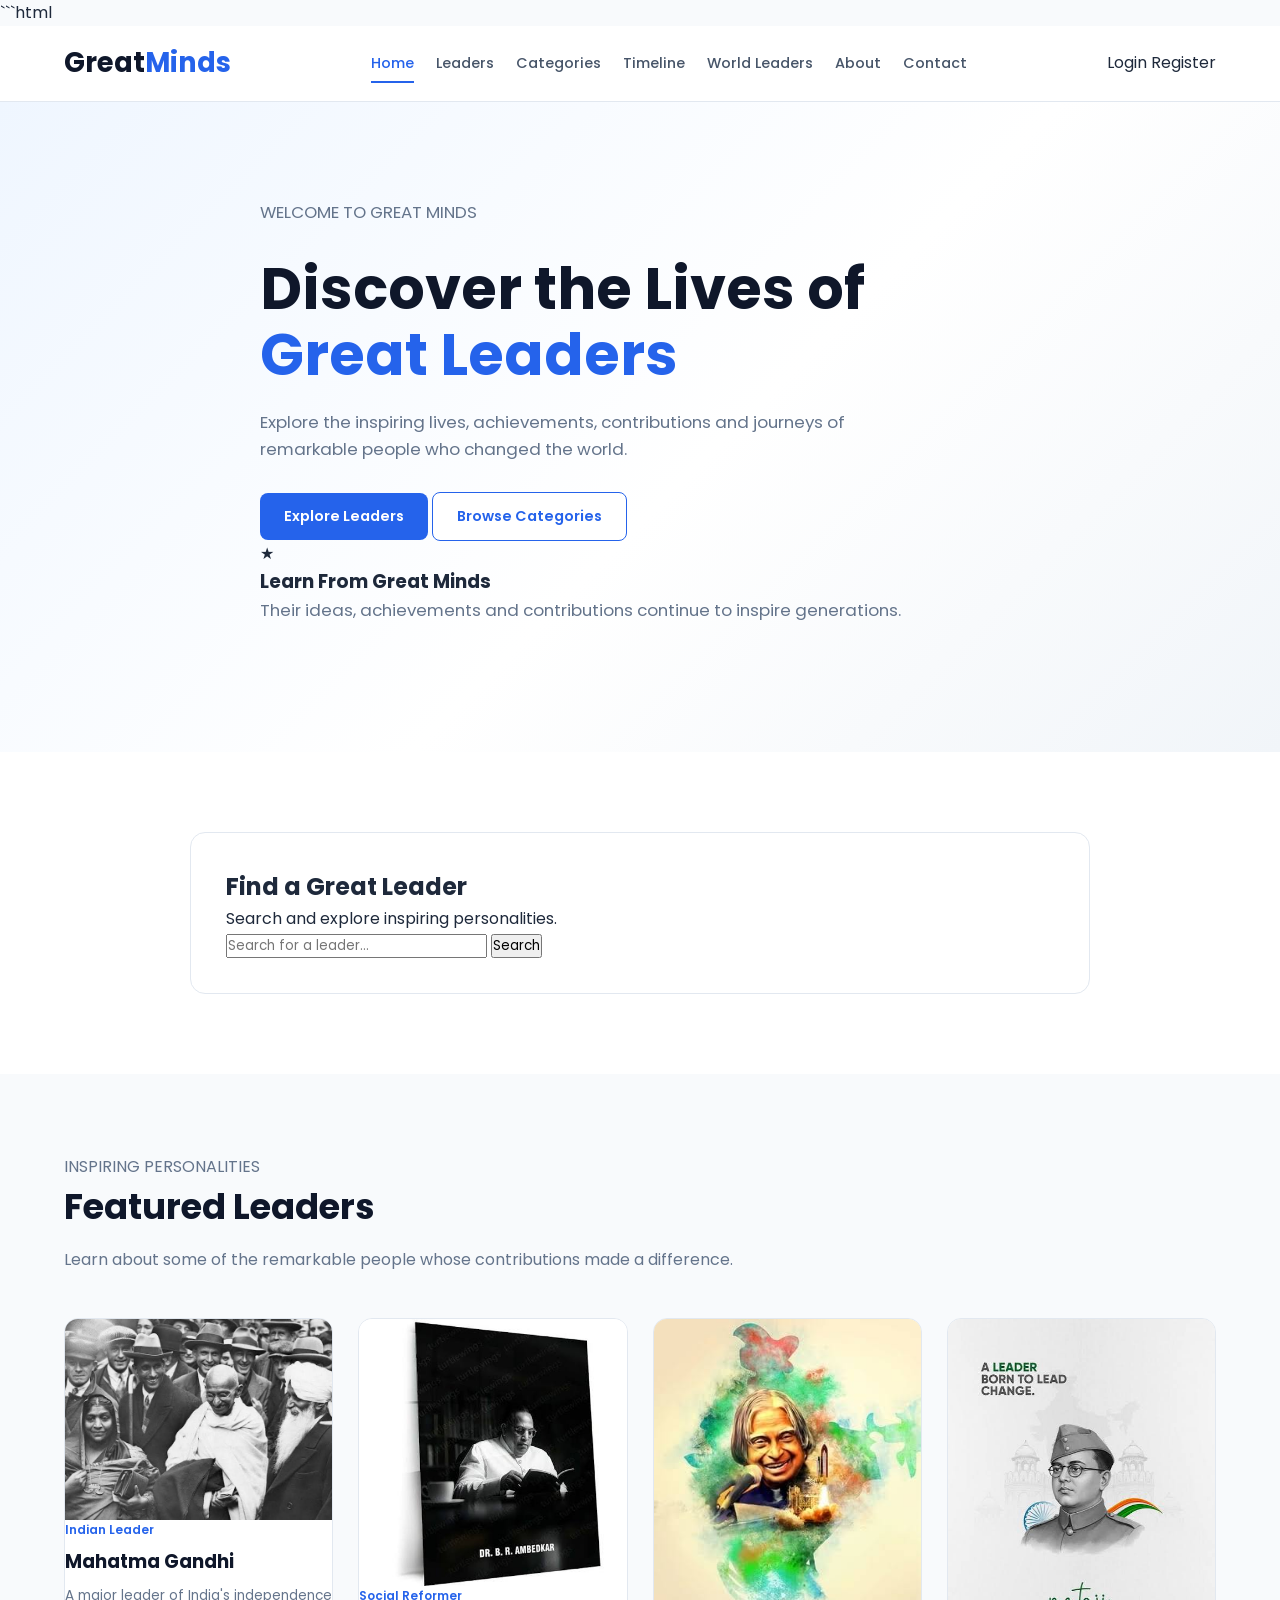
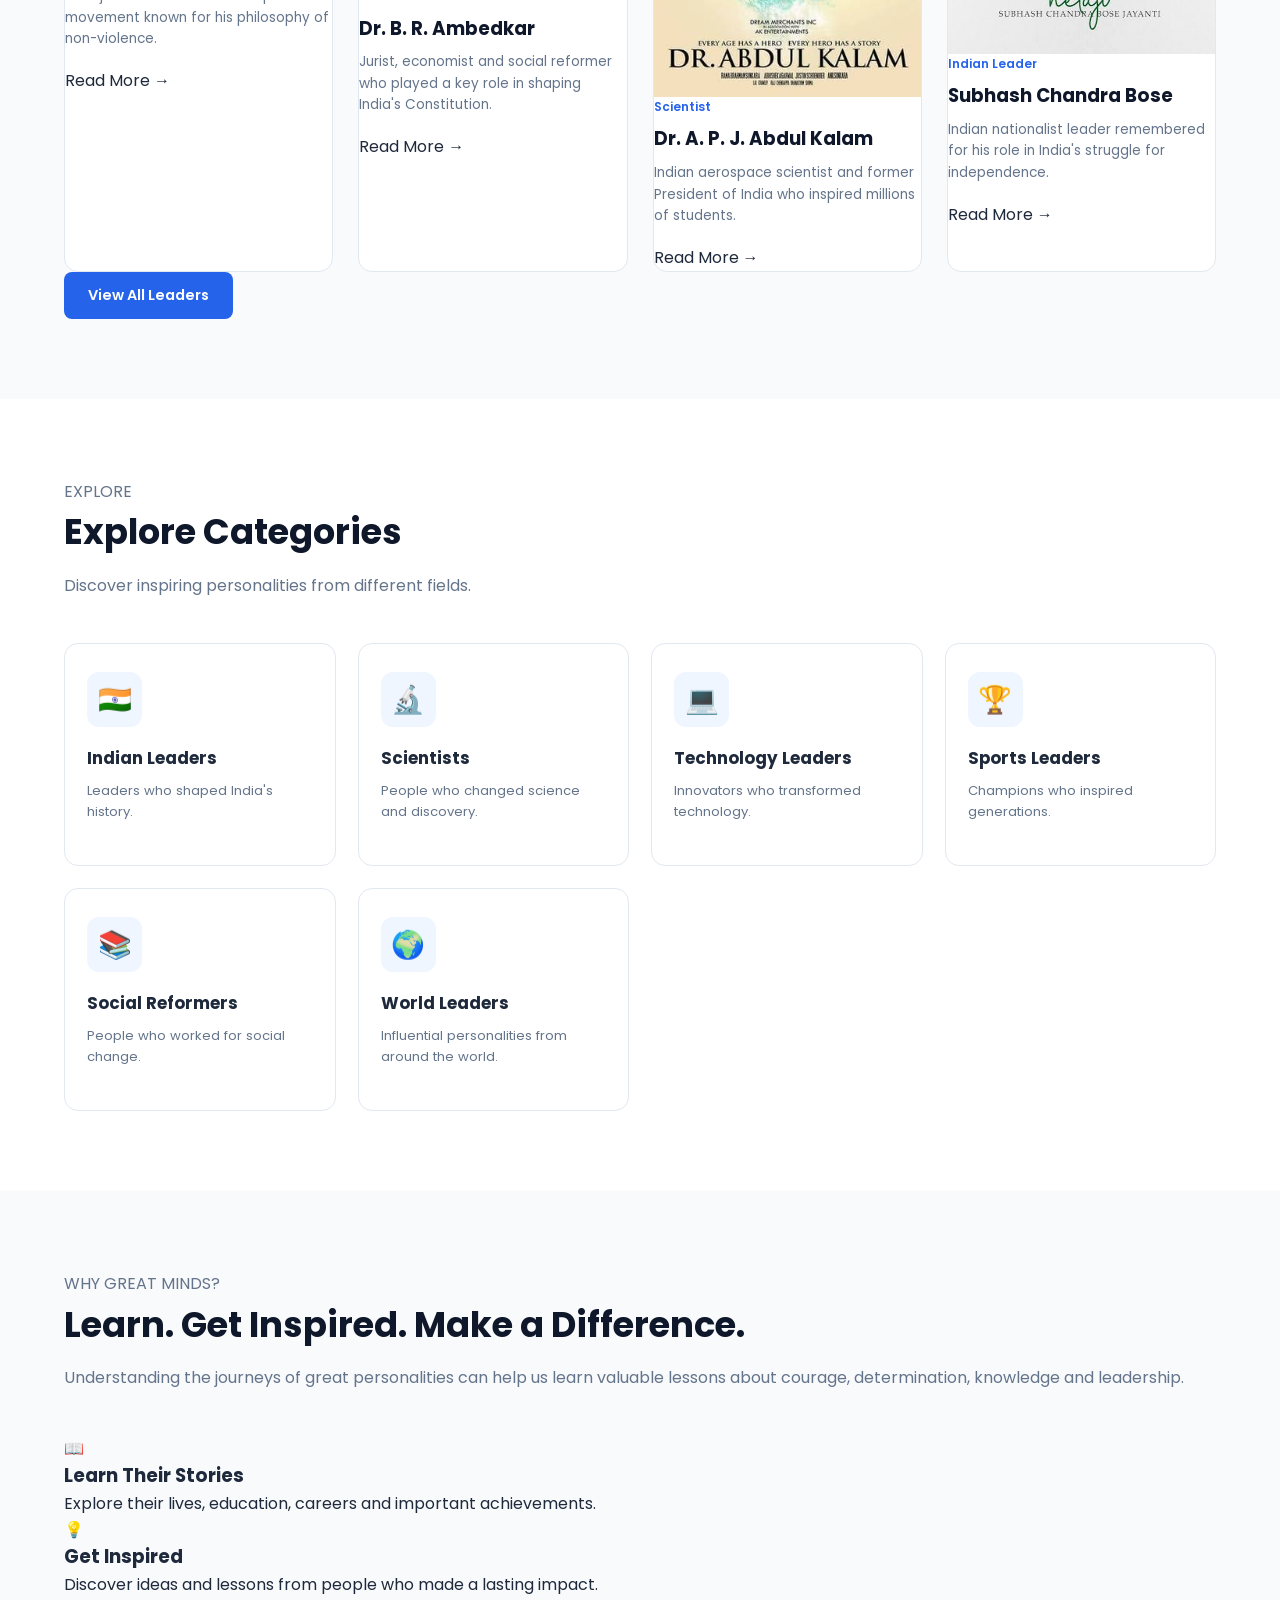
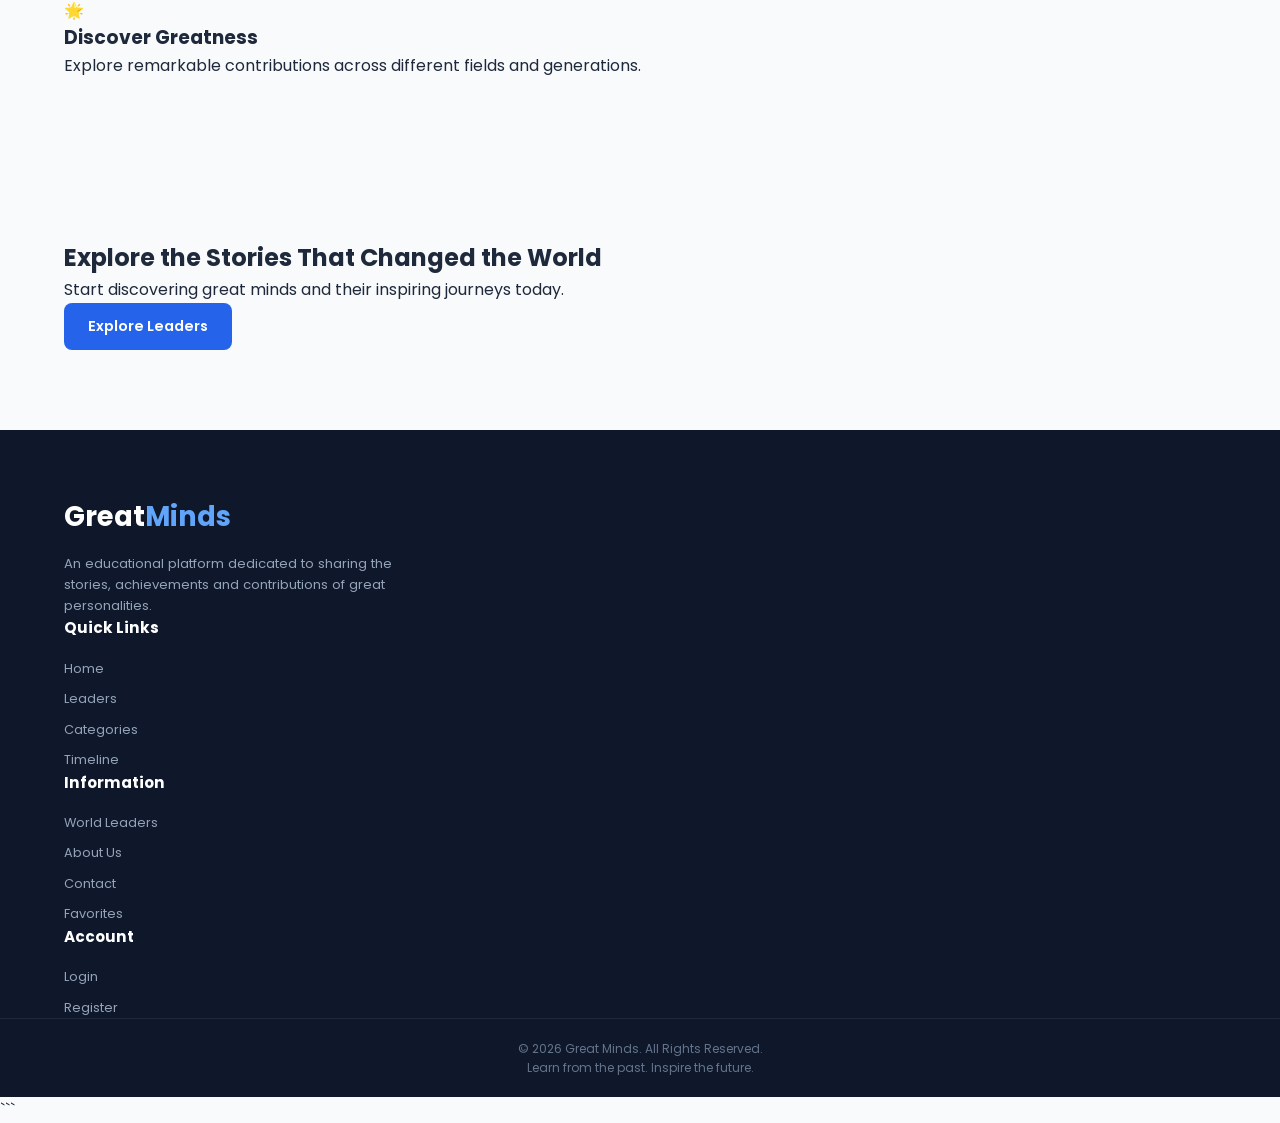
<file: index.html>
```html
<!DOCTYPE html>
<html lang="en">
<head>
    <meta charset="UTF-8">

    <meta name="viewport" content="width=device-width, initial-scale=1.0">

    <meta name="description"
        content="Great Minds - Explore the lives, achievements and contributions of great leaders and inspiring personalities.">

    <title>Great Minds | Great Leaders</title>

    <!-- Google Font -->
    <link rel="preconnect" href="https://fonts.googleapis.com">
    <link rel="preconnect" href="https://fonts.gstatic.com" crossorigin>
    <link
        href="https://fonts.googleapis.com/css2?family=Poppins:wght@300;400;500;600;700&display=swap"
        rel="stylesheet">

    <!-- Main CSS -->
    <link rel="stylesheet" href="style.css">
</head>

<body>

    <!-- ================= NAVBAR ================= -->
    <header class="navbar">

        <div class="container nav-container">

            <a href="index.html" class="logo">
                Great<span>Minds</span>
            </a>

            <nav class="nav-menu">
                <a href="index.html" class="active">Home</a>
                <a href="leaders.html">Leaders</a>
                <a href="categories.html">Categories</a>
                <a href="timeline.html">Timeline</a>
                <a href="world-leaders.html">World Leaders</a>
                <a href="about.html">About</a>
                <a href="contact.html">Contact</a>
            </nav>

            <div class="nav-actions">
                <a href="login.html" class="login-btn">Login</a>
                <a href="register.html" class="register-btn">Register</a>
            </div>

        </div>

    </header>


    <!-- ================= HERO SECTION ================= -->
    <main>

        <section class="hero">

            <div class="container hero-content">

                <div class="hero-text">

                    <p class="hero-small-title">
                        WELCOME TO GREAT MINDS
                    </p>

                    <h1>
                        Discover the Lives of
                        <span>Great Leaders</span>
                    </h1>

                    <p class="hero-description">
                        Explore the inspiring lives, achievements,
                        contributions and journeys of remarkable people
                        who changed the world.
                    </p>

                    <div class="hero-buttons">
                        <a href="leaders.html" class="primary-btn">
                            Explore Leaders
                        </a>

                        <a href="categories.html" class="secondary-btn">
                            Browse Categories
                        </a>
                    </div>

                </div>


                <div class="hero-image">

                    <div class="hero-card">

                        <div class="hero-card-icon">
                            ★
                        </div>

                        <h3>
                            Learn From Great Minds
                        </h3>

                        <p>
                            Their ideas, achievements and contributions
                            continue to inspire generations.
                        </p>

                    </div>

                </div>

            </div>

        </section>


        <!-- ================= SEARCH SECTION ================= -->
        <section class="search-section">

            <div class="container">

                <div class="search-box">

                    <div>
                        <h2>Find a Great Leader</h2>

                        <p>
                            Search and explore inspiring personalities.
                        </p>
                    </div>

                    <form class="search-form" action="search.html">

                        <input
                            type="text"
                            name="search"
                            placeholder="Search for a leader..."
                            aria-label="Search for a leader"
                            required
                        >

                        <button type="submit">
                            Search
                        </button>

                    </form>

                </div>

            </div>

        </section>


        <!-- ================= FEATURED LEADERS ================= -->
        <section class="featured-section">

            <div class="container">

                <div class="section-heading">

                    <p class="section-subtitle">
                        INSPIRING PERSONALITIES
                    </p>

                    <h2>Featured Leaders</h2>

                    <p>
                        Learn about some of the remarkable people
                        whose contributions made a difference.
                    </p>

                </div>


                <div class="leaders-grid">


                    <!-- Leader Card 1 -->
                    <article class="leader-card">

                        <div class="leader-image">
                            <img
                                src="gandhi.jpg"
                                alt="Mahatma Gandhi"
                            >
                        </div>

                        <div class="leader-info">

                            <span class="leader-category">
                                Indian Leader
                            </span>

                            <h3>Mahatma Gandhi</h3>

                            <p>
                                A major leader of India's independence
                                movement known for his philosophy of
                                non-violence.
                            </p>

                            <a href="leader-details.html" class="read-more">
                                Read More →
                            </a>

                        </div>

                    </article>


                    <!-- Leader Card 2 -->
                    <article class="leader-card">

                        <div class="leader-image">
                            <img
                                src="ambedkar.jpg"
                                alt="Dr. B. R. Ambedkar"
                            >
                        </div>

                        <div class="leader-info">

                            <span class="leader-category">
                                Social Reformer
                            </span>

                            <h3>Dr. B. R. Ambedkar</h3>

                            <p>
                                Jurist, economist and social reformer
                                who played a key role in shaping India's
                                Constitution.
                            </p>

                            <a href="leader-details.html" class="read-more">
                                Read More →
                            </a>

                        </div>

                    </article>


                    <!-- Leader Card 3 -->
                    <article class="leader-card">

                        <div class="leader-image">
                            <img
                                src="apj-abdul-kalam.jpg"
                                alt="Dr. A. P. J. Abdul Kalam"
                            >
                        </div>

                        <div class="leader-info">

                            <span class="leader-category">
                                Scientist
                            </span>

                            <h3>Dr. A. P. J. Abdul Kalam</h3>

                            <p>
                                Indian aerospace scientist and former
                                President of India who inspired millions
                                of students.
                            </p>

                            <a href="leader-details.html" class="read-more">
                                Read More →
                            </a>

                        </div>

                    </article>


                    <!-- Leader Card 4 -->
                    <article class="leader-card">

                        <div class="leader-image">
                            <img
                                src="subhash-chandra-bose.jpg"
                                alt="Subhash Chandra Bose"
                            >
                        </div>

                        <div class="leader-info">

                            <span class="leader-category">
                                Indian Leader
                            </span>

                            <h3>Subhash Chandra Bose</h3>

                            <p>
                                Indian nationalist leader remembered for
                                his role in India's struggle for
                                independence.
                            </p>

                            <a href="leader-details.html" class="read-more">
                                Read More →
                            </a>

                        </div>

                    </article>

                </div>


                <div class="view-all">

                    <a href="leaders.html" class="primary-btn">
                        View All Leaders
                    </a>

                </div>

            </div>

        </section>


        <!-- ================= CATEGORIES ================= -->
        <section class="categories-section">

            <div class="container">

                <div class="section-heading">

                    <p class="section-subtitle">
                        EXPLORE
                    </p>

                    <h2>Explore Categories</h2>

                    <p>
                        Discover inspiring personalities from
                        different fields.
                    </p>

                </div>


                <div class="categories-grid">


                    <a href="categories.html" class="category-card">
                        <div class="category-icon">🇮🇳</div>
                        <h3>Indian Leaders</h3>
                        <p>Leaders who shaped India's history.</p>
                    </a>


                    <a href="categories.html" class="category-card">
                        <div class="category-icon">🔬</div>
                        <h3>Scientists</h3>
                        <p>People who changed science and discovery.</p>
                    </a>


                    <a href="categories.html" class="category-card">
                        <div class="category-icon">💻</div>
                        <h3>Technology Leaders</h3>
                        <p>Innovators who transformed technology.</p>
                    </a>


                    <a href="categories.html" class="category-card">
                        <div class="category-icon">🏆</div>
                        <h3>Sports Leaders</h3>
                        <p>Champions who inspired generations.</p>
                    </a>


                    <a href="categories.html" class="category-card">
                        <div class="category-icon">📚</div>
                        <h3>Social Reformers</h3>
                        <p>People who worked for social change.</p>
                    </a>


                    <a href="categories.html" class="category-card">
                        <div class="category-icon">🌍</div>
                        <h3>World Leaders</h3>
                        <p>Influential personalities from around the world.</p>
                    </a>

                </div>

            </div>

        </section>


        <!-- ================= WHY GREAT MINDS ================= -->
        <section class="why-section">

            <div class="container">

                <div class="section-heading">

                    <p class="section-subtitle">
                        WHY GREAT MINDS?
                    </p>

                    <h2>Learn. Get Inspired. Make a Difference.</h2>

                    <p>
                        Understanding the journeys of great personalities
                        can help us learn valuable lessons about courage,
                        determination, knowledge and leadership.
                    </p>

                </div>


                <div class="features-grid">

                    <div class="feature-card">
                        <div class="feature-icon">📖</div>
                        <h3>Learn Their Stories</h3>
                        <p>
                            Explore their lives, education, careers
                            and important achievements.
                        </p>
                    </div>


                    <div class="feature-card">
                        <div class="feature-icon">💡</div>
                        <h3>Get Inspired</h3>
                        <p>
                            Discover ideas and lessons from people
                            who made a lasting impact.
                        </p>
                    </div>


                    <div class="feature-card">
                        <div class="feature-icon">🌟</div>
                        <h3>Discover Greatness</h3>
                        <p>
                            Explore remarkable contributions across
                            different fields and generations.
                        </p>
                    </div>

                </div>

            </div>

        </section>


        <!-- ================= CALL TO ACTION ================= -->
        <section class="cta-section">

            <div class="container">

                <div class="cta-content">

                    <h2>
                        Explore the Stories That Changed the World
                    </h2>

                    <p>
                        Start discovering great minds and their
                        inspiring journeys today.
                    </p>

                    <a href="leaders.html" class="primary-btn">
                        Explore Leaders
                    </a>

                </div>

            </div>

        </section>

    </main>


    <!-- ================= FOOTER ================= -->
    <footer class="footer">

        <div class="container footer-content">

            <div class="footer-about">

                <a href="index.html" class="logo">
                    Great<span>Minds</span>
                </a>

                <p>
                    An educational platform dedicated to sharing
                    the stories, achievements and contributions
                    of great personalities.
                </p>

            </div>


            <div class="footer-links">

                <h3>Quick Links</h3>

                <a href="index.html">Home</a>
                <a href="leaders.html">Leaders</a>
                <a href="categories.html">Categories</a>
                <a href="timeline.html">Timeline</a>

            </div>


            <div class="footer-links">

                <h3>Information</h3>

                <a href="world-leaders.html">World Leaders</a>
                <a href="about.html">About Us</a>
                <a href="contact.html">Contact</a>
                <a href="favorites.html">Favorites</a>

            </div>


            <div class="footer-links">

                <h3>Account</h3>

                <a href="login.html">Login</a>
                <a href="register.html">Register</a>

            </div>

        </div>


        <div class="footer-bottom">

            <p>
                © 2026 Great Minds. All Rights Reserved.
            </p>

            <p>
                Learn from the past. Inspire the future.
            </p>

        </div>

    </footer>


    <!-- Main JavaScript -->
    <script src="script.js"></script>

</body>
</html>
```
</file>
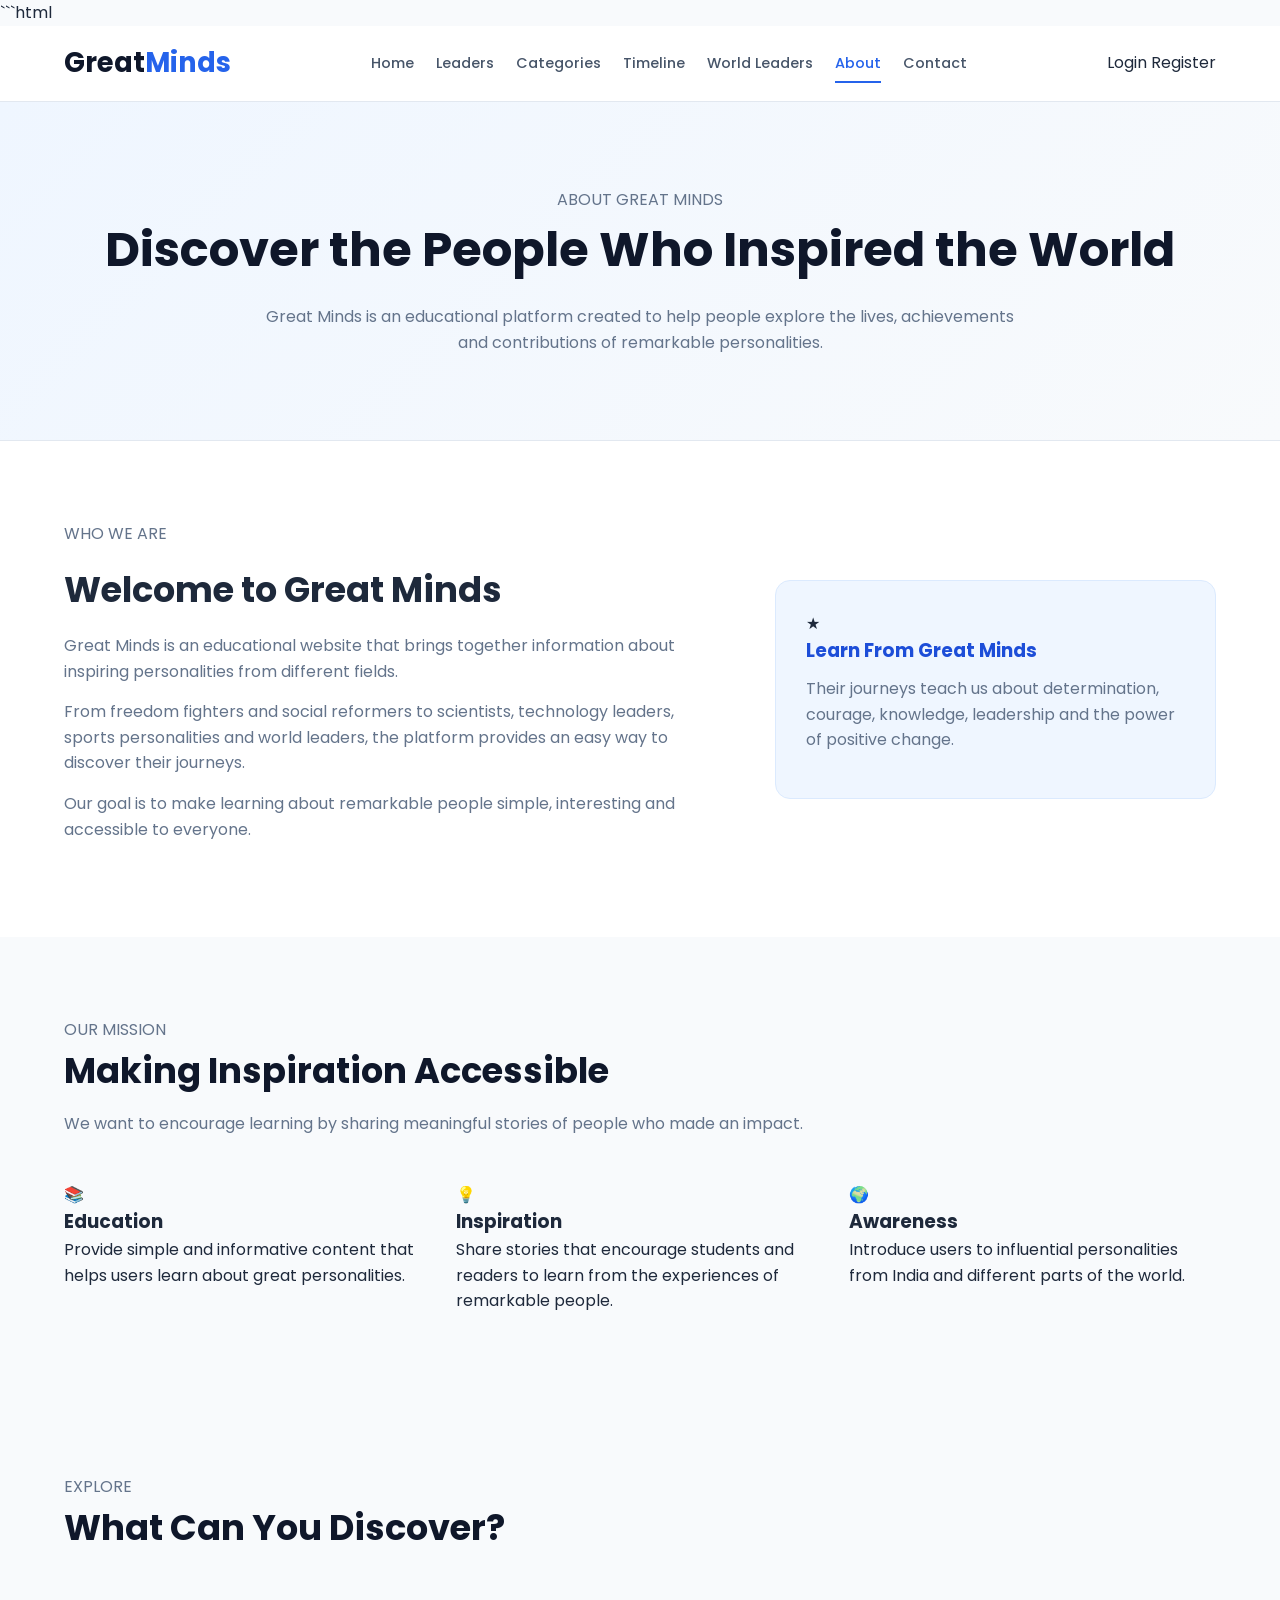
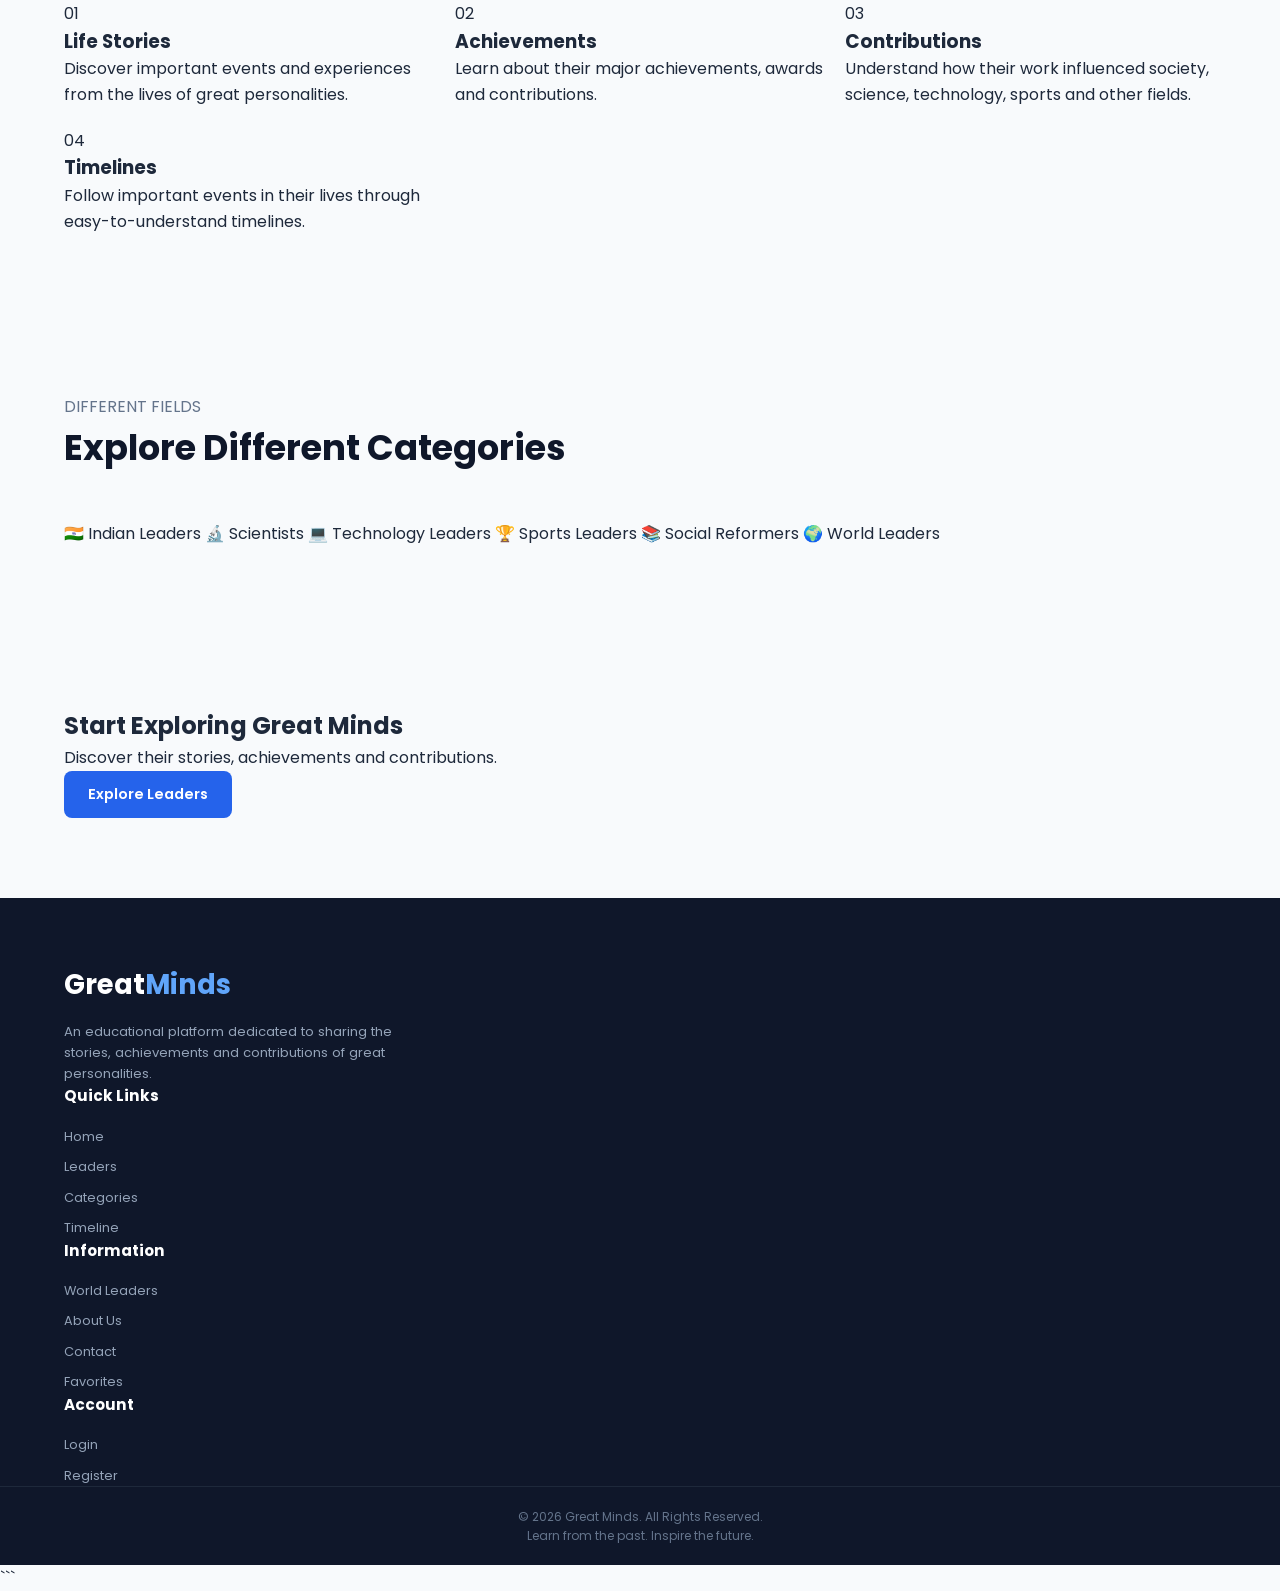
<file: about.html>
```html
<!DOCTYPE html>
<html lang="en">
<head>
    <meta charset="UTF-8">

    <meta name="viewport" content="width=device-width, initial-scale=1.0">

    <meta name="description"
        content="Learn about Great Minds, an educational website dedicated to the stories and achievements of great leaders.">

    <title>About Us | Great Minds</title>

    <!-- Google Font -->
    <link rel="preconnect" href="https://fonts.googleapis.com">
    <link rel="preconnect" href="https://fonts.gstatic.com" crossorigin>

    <link
        href="https://fonts.googleapis.com/css2?family=Poppins:wght@300;400;500;600;700&display=swap"
        rel="stylesheet">

    <!-- Main CSS -->
    <link rel="stylesheet" href="style.css">
</head>

<body>

    <!-- ================= NAVBAR ================= -->

    <header class="navbar">

        <div class="container nav-container">

            <a href="index.html" class="logo">
                Great<span>Minds</span>
            </a>

            <nav class="nav-menu">

                <a href="index.html">Home</a>

                <a href="leaders.html">Leaders</a>

                <a href="categories.html">Categories</a>

                <a href="timeline.html">Timeline</a>

                <a href="world-leaders.html">
                    World Leaders
                </a>

                <a href="about.html" class="active">
                    About
                </a>

                <a href="contact.html">
                    Contact
                </a>

            </nav>

            <div class="nav-actions">

                <a href="login.html" class="login-btn">
                    Login
                </a>

                <a href="register.html" class="register-btn">
                    Register
                </a>

            </div>

        </div>

    </header>


    <!-- ================= PAGE HERO ================= -->

    <main>

        <section class="page-hero">

            <div class="container">

                <p class="hero-small-title">
                    ABOUT GREAT MINDS
                </p>

                <h1>
                    Discover the People Who
                    <span>Inspired the World</span>
                </h1>

                <p>
                    Great Minds is an educational platform created
                    to help people explore the lives, achievements
                    and contributions of remarkable personalities.
                </p>

            </div>

        </section>


        <!-- ================= ABOUT INTRODUCTION ================= -->

        <section class="about-section">

            <div class="container about-grid">

                <div class="about-content">

                    <p class="section-subtitle">
                        WHO WE ARE
                    </p>

                    <h2>
                        Welcome to Great Minds
                    </h2>

                    <p>
                        Great Minds is an educational website that
                        brings together information about inspiring
                        personalities from different fields.
                    </p>

                    <p>
                        From freedom fighters and social reformers
                        to scientists, technology leaders, sports
                        personalities and world leaders, the platform
                        provides an easy way to discover their journeys.
                    </p>

                    <p>
                        Our goal is to make learning about remarkable
                        people simple, interesting and accessible to
                        everyone.
                    </p>

                </div>


                <div class="about-highlight">

                    <div class="highlight-icon">
                        ★
                    </div>

                    <h3>
                        Learn From Great Minds
                    </h3>

                    <p>
                        Their journeys teach us about determination,
                        courage, knowledge, leadership and the power
                        of positive change.
                    </p>

                </div>

            </div>

        </section>


        <!-- ================= OUR MISSION ================= -->

        <section class="mission-section">

            <div class="container">

                <div class="section-heading">

                    <p class="section-subtitle">
                        OUR MISSION
                    </p>

                    <h2>
                        Making Inspiration Accessible
                    </h2>

                    <p>
                        We want to encourage learning by sharing
                        meaningful stories of people who made an impact.
                    </p>

                </div>


                <div class="mission-grid">

                    <div class="mission-card">

                        <div class="mission-icon">
                            📚
                        </div>

                        <h3>
                            Education
                        </h3>

                        <p>
                            Provide simple and informative content
                            that helps users learn about great
                            personalities.
                        </p>

                    </div>


                    <div class="mission-card">

                        <div class="mission-icon">
                            💡
                        </div>

                        <h3>
                            Inspiration
                        </h3>

                        <p>
                            Share stories that encourage students
                            and readers to learn from the experiences
                            of remarkable people.
                        </p>

                    </div>


                    <div class="mission-card">

                        <div class="mission-icon">
                            🌍
                        </div>

                        <h3>
                            Awareness
                        </h3>

                        <p>
                            Introduce users to influential personalities
                            from India and different parts of the world.
                        </p>

                    </div>

                </div>

            </div>

        </section>


        <!-- ================= WHAT YOU CAN EXPLORE ================= -->

        <section class="explore-section">

            <div class="container">

                <div class="section-heading">

                    <p class="section-subtitle">
                        EXPLORE
                    </p>

                    <h2>
                        What Can You Discover?
                    </h2>

                </div>


                <div class="explore-grid">

                    <div class="explore-card">

                        <span>01</span>

                        <h3>
                            Life Stories
                        </h3>

                        <p>
                            Discover important events and experiences
                            from the lives of great personalities.
                        </p>

                    </div>


                    <div class="explore-card">

                        <span>02</span>

                        <h3>
                            Achievements
                        </h3>

                        <p>
                            Learn about their major achievements,
                            awards and contributions.
                        </p>

                    </div>


                    <div class="explore-card">

                        <span>03</span>

                        <h3>
                            Contributions
                        </h3>

                        <p>
                            Understand how their work influenced
                            society, science, technology, sports
                            and other fields.
                        </p>

                    </div>


                    <div class="explore-card">

                        <span>04</span>

                        <h3>
                            Timelines
                        </h3>

                        <p>
                            Follow important events in their lives
                            through easy-to-understand timelines.
                        </p>

                    </div>

                </div>

            </div>

        </section>


        <!-- ================= CATEGORIES ================= -->

        <section class="about-categories">

            <div class="container">

                <div class="section-heading">

                    <p class="section-subtitle">
                        DIFFERENT FIELDS
                    </p>

                    <h2>
                        Explore Different Categories
                    </h2>

                </div>


                <div class="category-list">

                    <a href="categories.html">
                        🇮🇳 Indian Leaders
                    </a>

                    <a href="categories.html">
                        🔬 Scientists
                    </a>

                    <a href="categories.html">
                        💻 Technology Leaders
                    </a>

                    <a href="categories.html">
                        🏆 Sports Leaders
                    </a>

                    <a href="categories.html">
                        📚 Social Reformers
                    </a>

                    <a href="categories.html">
                        🌍 World Leaders
                    </a>

                </div>

            </div>

        </section>


        <!-- ================= CALL TO ACTION ================= -->

        <section class="cta-section">

            <div class="container">

                <div class="cta-content">

                    <h2>
                        Start Exploring Great Minds
                    </h2>

                    <p>
                        Discover their stories, achievements
                        and contributions.
                    </p>

                    <a href="leaders.html" class="primary-btn">
                        Explore Leaders
                    </a>

                </div>

            </div>

        </section>

    </main>


    <!-- ================= FOOTER ================= -->

    <footer class="footer">

        <div class="container footer-content">

            <div class="footer-about">

                <a href="index.html" class="logo">
                    Great<span>Minds</span>
                </a>

                <p>
                    An educational platform dedicated to sharing
                    the stories, achievements and contributions
                    of great personalities.
                </p>

            </div>


            <div class="footer-links">

                <h3>
                    Quick Links
                </h3>

                <a href="index.html">
                    Home
                </a>

                <a href="leaders.html">
                    Leaders
                </a>

                <a href="categories.html">
                    Categories
                </a>

                <a href="timeline.html">
                    Timeline
                </a>

            </div>


            <div class="footer-links">

                <h3>
                    Information
                </h3>

                <a href="world-leaders.html">
                    World Leaders
                </a>

                <a href="about.html">
                    About Us
                </a>

                <a href="contact.html">
                    Contact
                </a>

                <a href="favorites.html">
                    Favorites
                </a>

            </div>


            <div class="footer-links">

                <h3>
                    Account
                </h3>

                <a href="login.html">
                    Login
                </a>

                <a href="register.html">
                    Register
                </a>

            </div>

        </div>


        <div class="footer-bottom">

            <p>
                © 2026 Great Minds. All Rights Reserved.
            </p>

            <p>
                Learn from the past. Inspire the future.
            </p>

        </div>

    </footer>


    <!-- Main JavaScript -->
    <script src="script.js"></script>

</body>
</html>
```
</file>
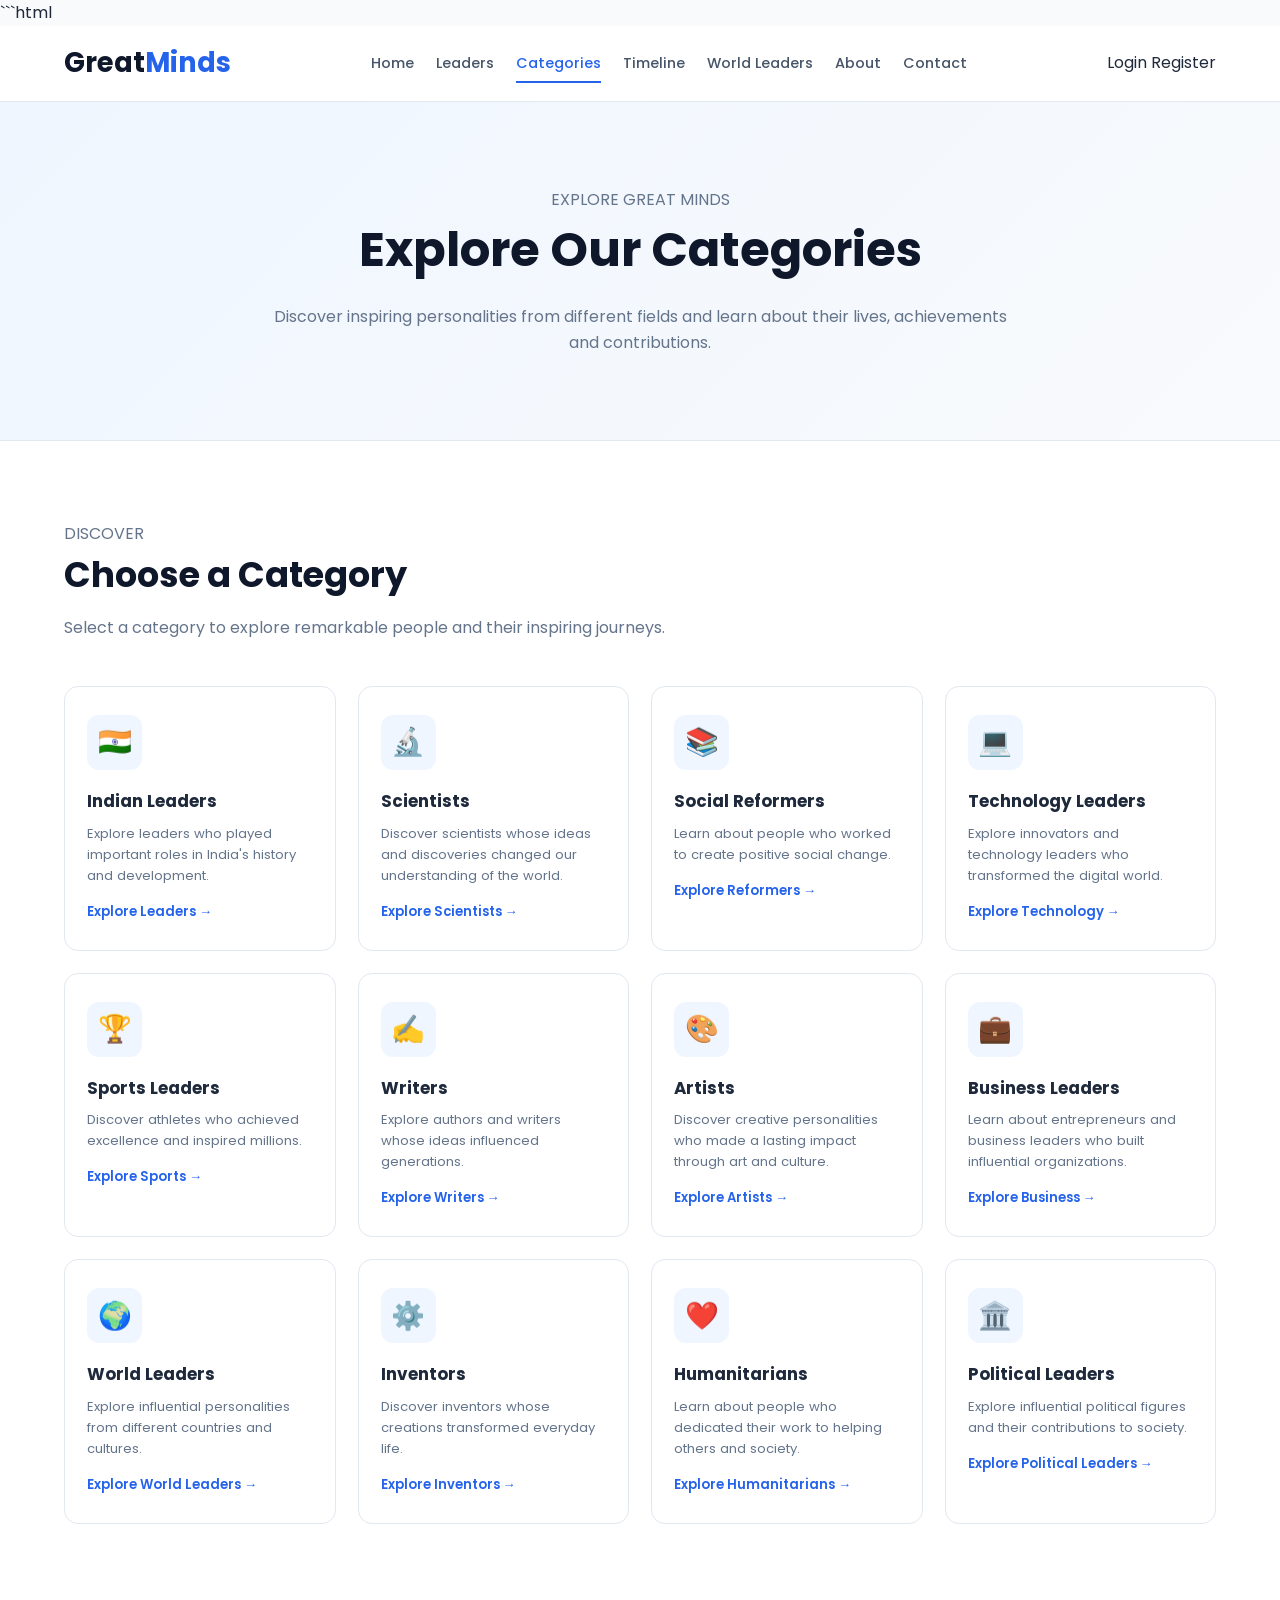
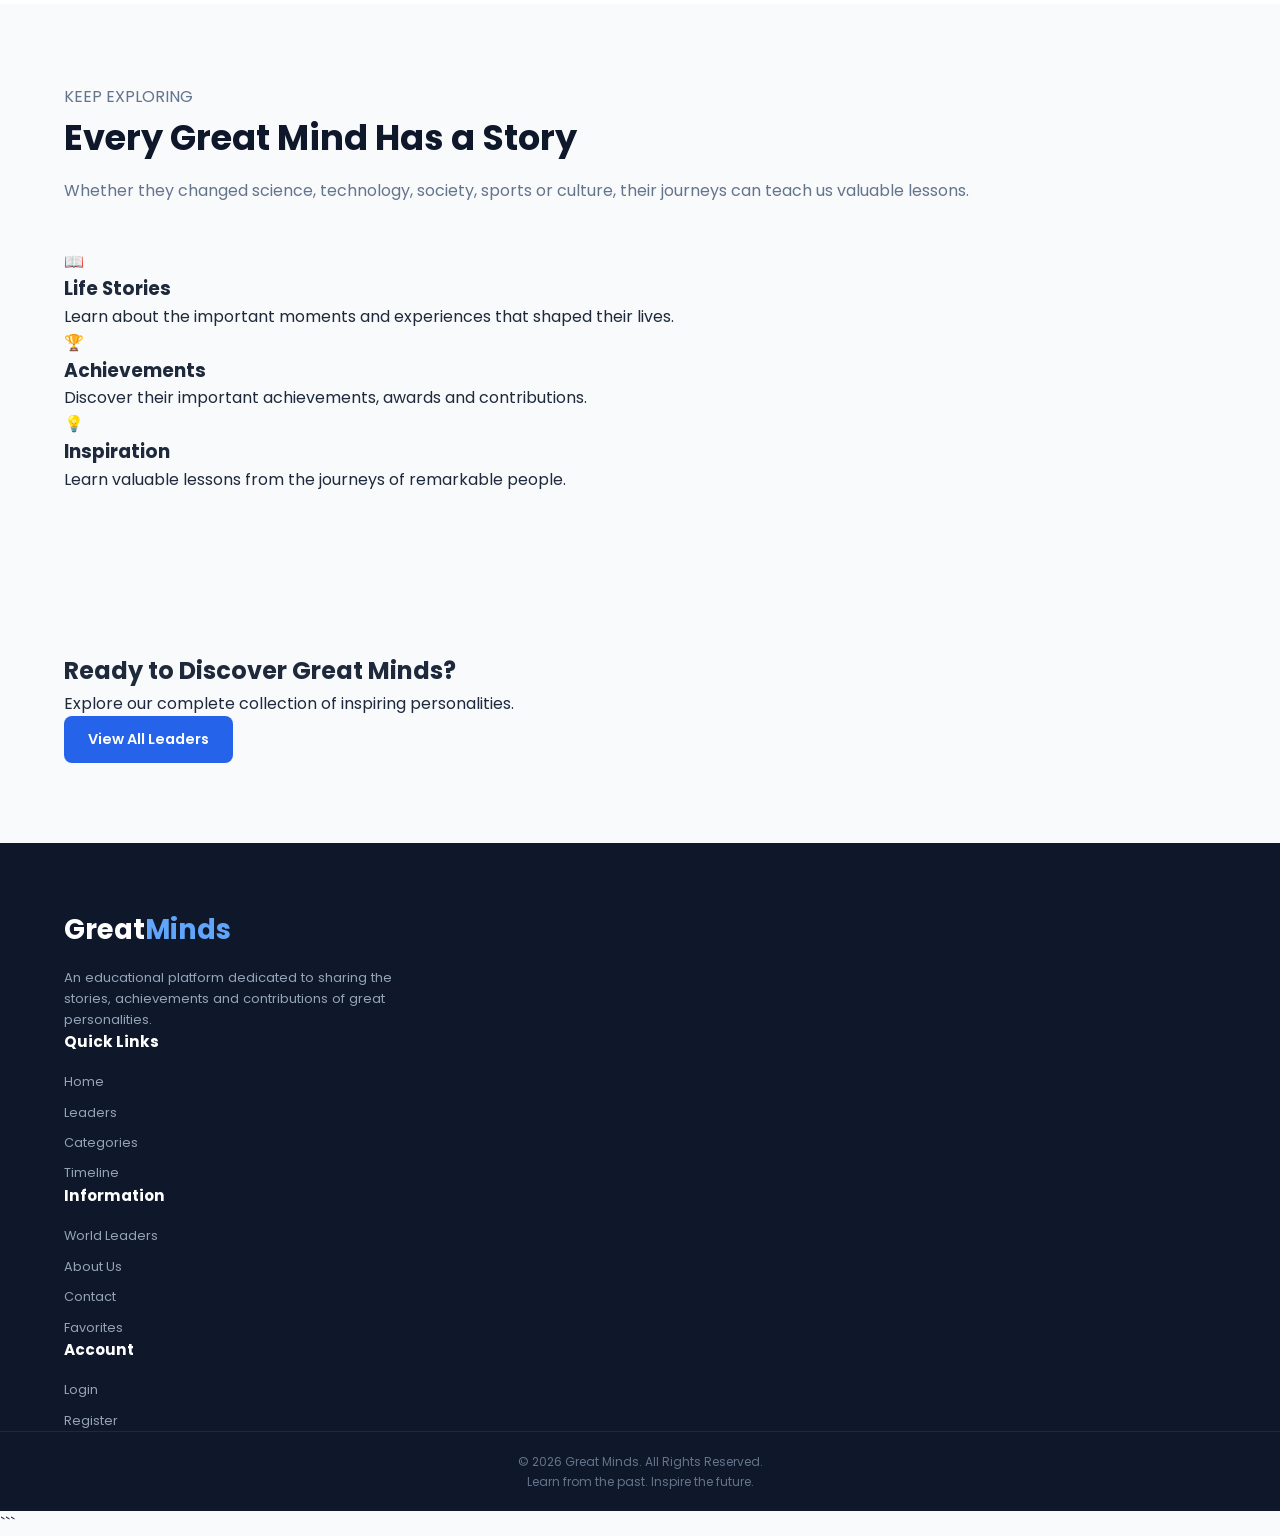
<file: categories.html>
```html
<!DOCTYPE html>
<html lang="en">
<head>
    <meta charset="UTF-8">

    <meta name="viewport" content="width=device-width, initial-scale=1.0">

    <meta name="description"
        content="Explore different categories of great leaders, scientists, reformers, innovators and inspiring personalities.">

    <title>Categories | Great Minds</title>

    <!-- Google Font -->
    <link rel="preconnect" href="https://fonts.googleapis.com">
    <link rel="preconnect" href="https://fonts.gstatic.com" crossorigin>

    <link
        href="https://fonts.googleapis.com/css2?family=Poppins:wght@300;400;500;600;700&display=swap"
        rel="stylesheet">

    <!-- Main CSS -->
    <link rel="stylesheet" href="style.css">
</head>

<body>

    <!-- ================= NAVBAR ================= -->

    <header class="navbar">

        <div class="container nav-container">

            <a href="index.html" class="logo">
                Great<span>Minds</span>
            </a>

            <nav class="nav-menu">

                <a href="index.html">
                    Home
                </a>

                <a href="leaders.html">
                    Leaders
                </a>

                <a href="categories.html" class="active">
                    Categories
                </a>

                <a href="timeline.html">
                    Timeline
                </a>

                <a href="world-leaders.html">
                    World Leaders
                </a>

                <a href="about.html">
                    About
                </a>

                <a href="contact.html">
                    Contact
                </a>

            </nav>

            <div class="nav-actions">

                <a href="login.html" class="login-btn">
                    Login
                </a>

                <a href="register.html" class="register-btn">
                    Register
                </a>

            </div>

        </div>

    </header>


    <!-- ================= MAIN CONTENT ================= -->

    <main>


        <!-- ================= PAGE HERO ================= -->

        <section class="page-hero">

            <div class="container">

                <p class="hero-small-title">
                    EXPLORE GREAT MINDS
                </p>

                <h1>
                    Explore Our
                    <span>Categories</span>
                </h1>

                <p>
                    Discover inspiring personalities from different
                    fields and learn about their lives, achievements
                    and contributions.
                </p>

            </div>

        </section>


        <!-- ================= CATEGORIES SECTION ================= -->

        <section class="categories-page-section">

            <div class="container">


                <div class="section-heading">

                    <p class="section-subtitle">
                        DISCOVER
                    </p>

                    <h2>
                        Choose a Category
                    </h2>

                    <p>
                        Select a category to explore remarkable people
                        and their inspiring journeys.
                    </p>

                </div>


                <!-- ================= CATEGORY GRID ================= -->

                <div class="categories-grid">


                    <!-- Indian Leaders -->

                    <a href="leaders.html?category=indian-leaders"
                        class="category-card">

                        <div class="category-icon">
                            🇮🇳
                        </div>

                        <h3>
                            Indian Leaders
                        </h3>

                        <p>
                            Explore leaders who played important roles
                            in India's history and development.
                        </p>

                        <span class="category-link">
                            Explore Leaders →
                        </span>

                    </a>


                    <!-- Scientists -->

                    <a href="leaders.html?category=scientists"
                        class="category-card">

                        <div class="category-icon">
                            🔬
                        </div>

                        <h3>
                            Scientists
                        </h3>

                        <p>
                            Discover scientists whose ideas and
                            discoveries changed our understanding
                            of the world.
                        </p>

                        <span class="category-link">
                            Explore Scientists →
                        </span>

                    </a>


                    <!-- Social Reformers -->

                    <a href="leaders.html?category=social-reformers"
                        class="category-card">

                        <div class="category-icon">
                            📚
                        </div>

                        <h3>
                            Social Reformers
                        </h3>

                        <p>
                            Learn about people who worked to create
                            positive social change.
                        </p>

                        <span class="category-link">
                            Explore Reformers →
                        </span>

                    </a>


                    <!-- Technology Leaders -->

                    <a href="leaders.html?category=technology"
                        class="category-card">

                        <div class="category-icon">
                            💻
                        </div>

                        <h3>
                            Technology Leaders
                        </h3>

                        <p>
                            Explore innovators and technology leaders
                            who transformed the digital world.
                        </p>

                        <span class="category-link">
                            Explore Technology →
                        </span>

                    </a>


                    <!-- Sports Leaders -->

                    <a href="leaders.html?category=sports"
                        class="category-card">

                        <div class="category-icon">
                            🏆
                        </div>

                        <h3>
                            Sports Leaders
                        </h3>

                        <p>
                            Discover athletes who achieved excellence
                            and inspired millions.
                        </p>

                        <span class="category-link">
                            Explore Sports →
                        </span>

                    </a>


                    <!-- Writers -->

                    <a href="leaders.html?category=writers"
                        class="category-card">

                        <div class="category-icon">
                            ✍️
                        </div>

                        <h3>
                            Writers
                        </h3>

                        <p>
                            Explore authors and writers whose ideas
                            influenced generations.
                        </p>

                        <span class="category-link">
                            Explore Writers →
                        </span>

                    </a>


                    <!-- Artists -->

                    <a href="leaders.html?category=artists"
                        class="category-card">

                        <div class="category-icon">
                            🎨
                        </div>

                        <h3>
                            Artists
                        </h3>

                        <p>
                            Discover creative personalities who made
                            a lasting impact through art and culture.
                        </p>

                        <span class="category-link">
                            Explore Artists →
                        </span>

                    </a>


                    <!-- Business Leaders -->

                    <a href="leaders.html?category=business"
                        class="category-card">

                        <div class="category-icon">
                            💼
                        </div>

                        <h3>
                            Business Leaders
                        </h3>

                        <p>
                            Learn about entrepreneurs and business
                            leaders who built influential organizations.
                        </p>

                        <span class="category-link">
                            Explore Business →
                        </span>

                    </a>


                    <!-- World Leaders -->

                    <a href="world-leaders.html"
                        class="category-card">

                        <div class="category-icon">
                            🌍
                        </div>

                        <h3>
                            World Leaders
                        </h3>

                        <p>
                            Explore influential personalities from
                            different countries and cultures.
                        </p>

                        <span class="category-link">
                            Explore World Leaders →
                        </span>

                    </a>


                    <!-- Inventors -->

                    <a href="leaders.html?category=inventors"
                        class="category-card">

                        <div class="category-icon">
                            ⚙️
                        </div>

                        <h3>
                            Inventors
                        </h3>

                        <p>
                            Discover inventors whose creations
                            transformed everyday life.
                        </p>

                        <span class="category-link">
                            Explore Inventors →
                        </span>

                    </a>


                    <!-- Humanitarians -->

                    <a href="leaders.html?category=humanitarians"
                        class="category-card">

                        <div class="category-icon">
                            ❤️
                        </div>

                        <h3>
                            Humanitarians
                        </h3>

                        <p>
                            Learn about people who dedicated their
                            work to helping others and society.
                        </p>

                        <span class="category-link">
                            Explore Humanitarians →
                        </span>

                    </a>


                    <!-- Political Leaders -->

                    <a href="leaders.html?category=political"
                        class="category-card">

                        <div class="category-icon">
                            🏛️
                        </div>

                        <h3>
                            Political Leaders
                        </h3>

                        <p>
                            Explore influential political figures
                            and their contributions to society.
                        </p>

                        <span class="category-link">
                            Explore Political Leaders →
                        </span>

                    </a>

                </div>

            </div>

        </section>


        <!-- ================= FEATURED MESSAGE ================= -->

        <section class="why-section">

            <div class="container">

                <div class="section-heading">

                    <p class="section-subtitle">
                        KEEP EXPLORING
                    </p>

                    <h2>
                        Every Great Mind Has a Story
                    </h2>

                    <p>
                        Whether they changed science, technology,
                        society, sports or culture, their journeys
                        can teach us valuable lessons.
                    </p>

                </div>


                <div class="features-grid">


                    <div class="feature-card">

                        <div class="feature-icon">
                            📖
                        </div>

                        <h3>
                            Life Stories
                        </h3>

                        <p>
                            Learn about the important moments and
                            experiences that shaped their lives.
                        </p>

                    </div>


                    <div class="feature-card">

                        <div class="feature-icon">
                            🏆
                        </div>

                        <h3>
                            Achievements
                        </h3>

                        <p>
                            Discover their important achievements,
                            awards and contributions.
                        </p>

                    </div>


                    <div class="feature-card">

                        <div class="feature-icon">
                            💡
                        </div>

                        <h3>
                            Inspiration
                        </h3>

                        <p>
                            Learn valuable lessons from the journeys
                            of remarkable people.
                        </p>

                    </div>

                </div>

            </div>

        </section>


        <!-- ================= CTA ================= -->

        <section class="cta-section">

            <div class="container">

                <div class="cta-content">

                    <h2>
                        Ready to Discover Great Minds?
                    </h2>

                    <p>
                        Explore our complete collection of inspiring
                        personalities.
                    </p>

                    <a href="leaders.html" class="primary-btn">
                        View All Leaders
                    </a>

                </div>

            </div>

        </section>

    </main>


    <!-- ================= FOOTER ================= -->

    <footer class="footer">

        <div class="container footer-content">


            <!-- Footer About -->

            <div class="footer-about">

                <a href="index.html" class="logo">
                    Great<span>Minds</span>
                </a>

                <p>
                    An educational platform dedicated to sharing
                    the stories, achievements and contributions
                    of great personalities.
                </p>

            </div>


            <!-- Quick Links -->

            <div class="footer-links">

                <h3>
                    Quick Links
                </h3>

                <a href="index.html">
                    Home
                </a>

                <a href="leaders.html">
                    Leaders
                </a>

                <a href="categories.html">
                    Categories
                </a>

                <a href="timeline.html">
                    Timeline
                </a>

            </div>


            <!-- Information -->

            <div class="footer-links">

                <h3>
                    Information
                </h3>

                <a href="world-leaders.html">
                    World Leaders
                </a>

                <a href="about.html">
                    About Us
                </a>

                <a href="contact.html">
                    Contact
                </a>

                <a href="favorites.html">
                    Favorites
                </a>

            </div>


            <!-- Account -->

            <div class="footer-links">

                <h3>
                    Account
                </h3>

                <a href="login.html">
                    Login
                </a>

                <a href="register.html">
                    Register
                </a>

            </div>

        </div>


        <!-- Footer Bottom -->

        <div class="footer-bottom">

            <p>
                © 2026 Great Minds. All Rights Reserved.
            </p>

            <p>
                Learn from the past. Inspire the future.
            </p>

        </div>

    </footer>


    <!-- Main JavaScript -->
    <script src="script.js"></script>

</body>
</html>
```
</file>
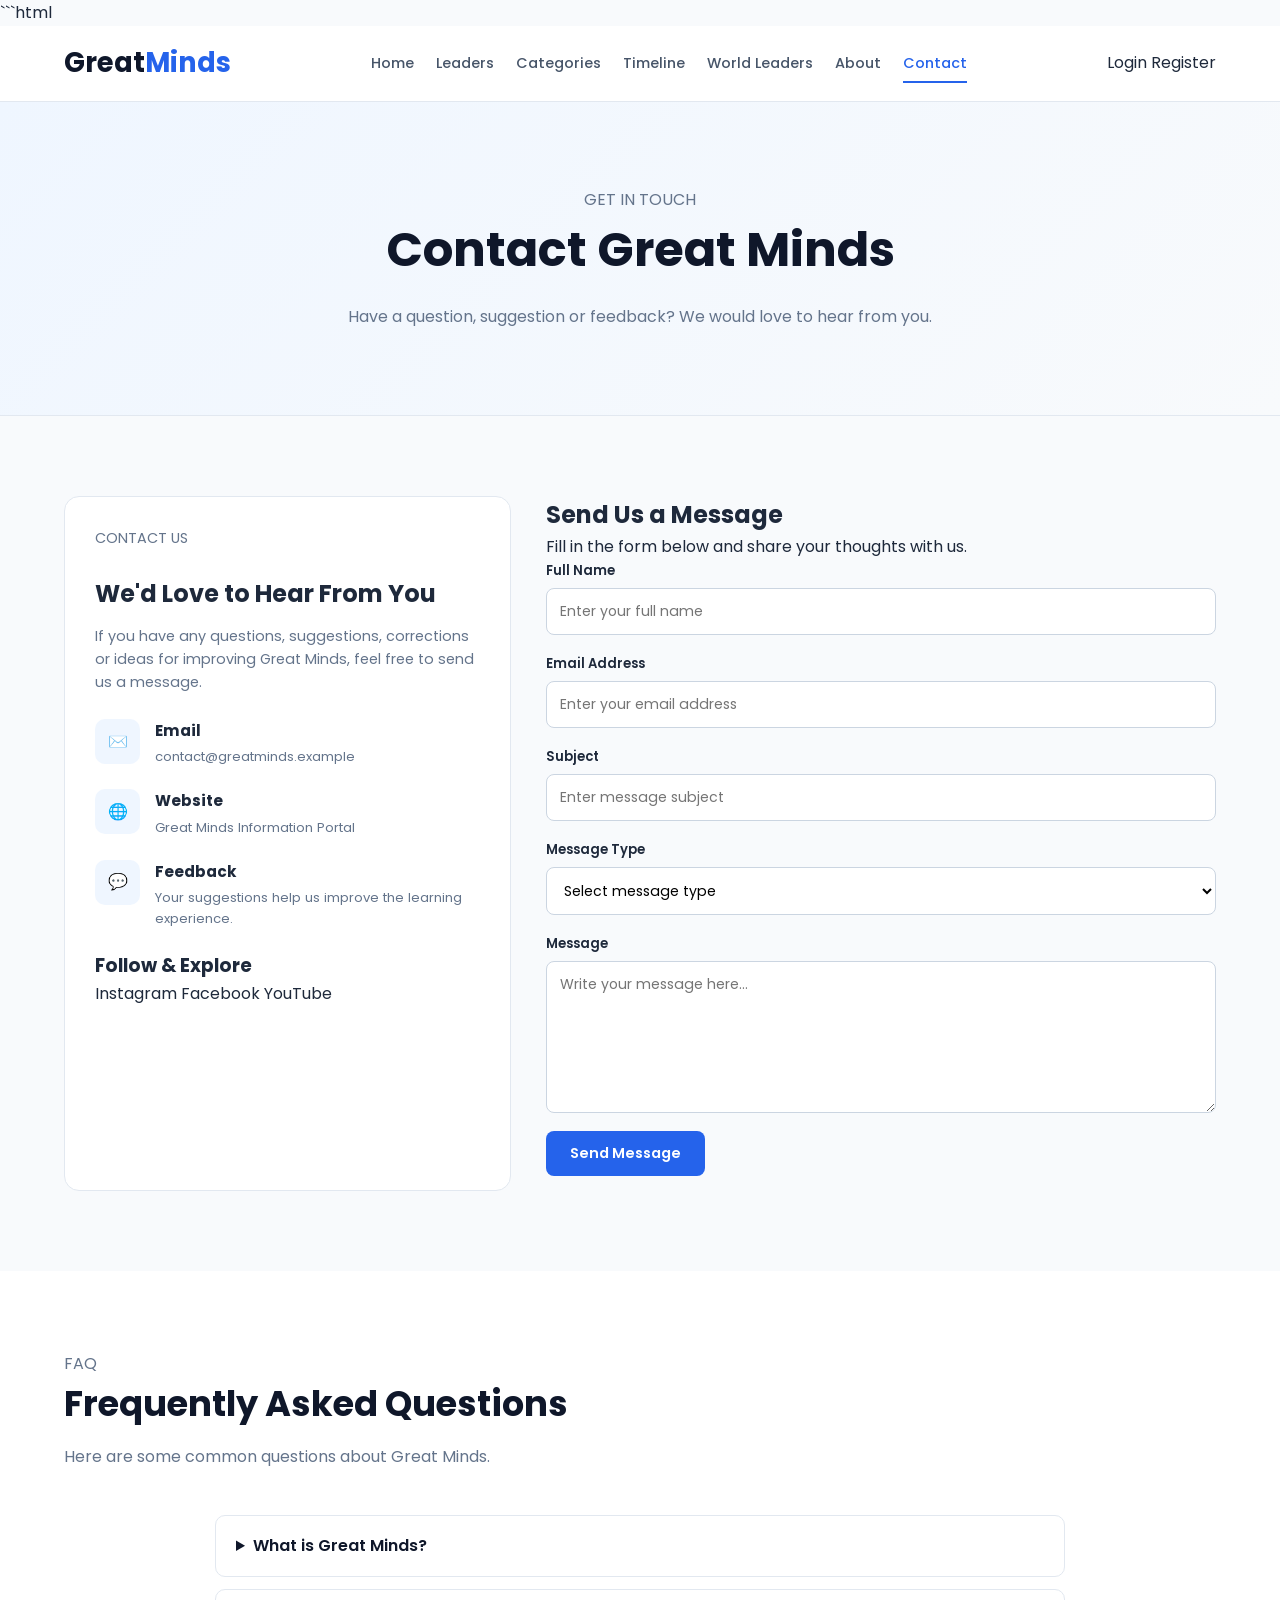
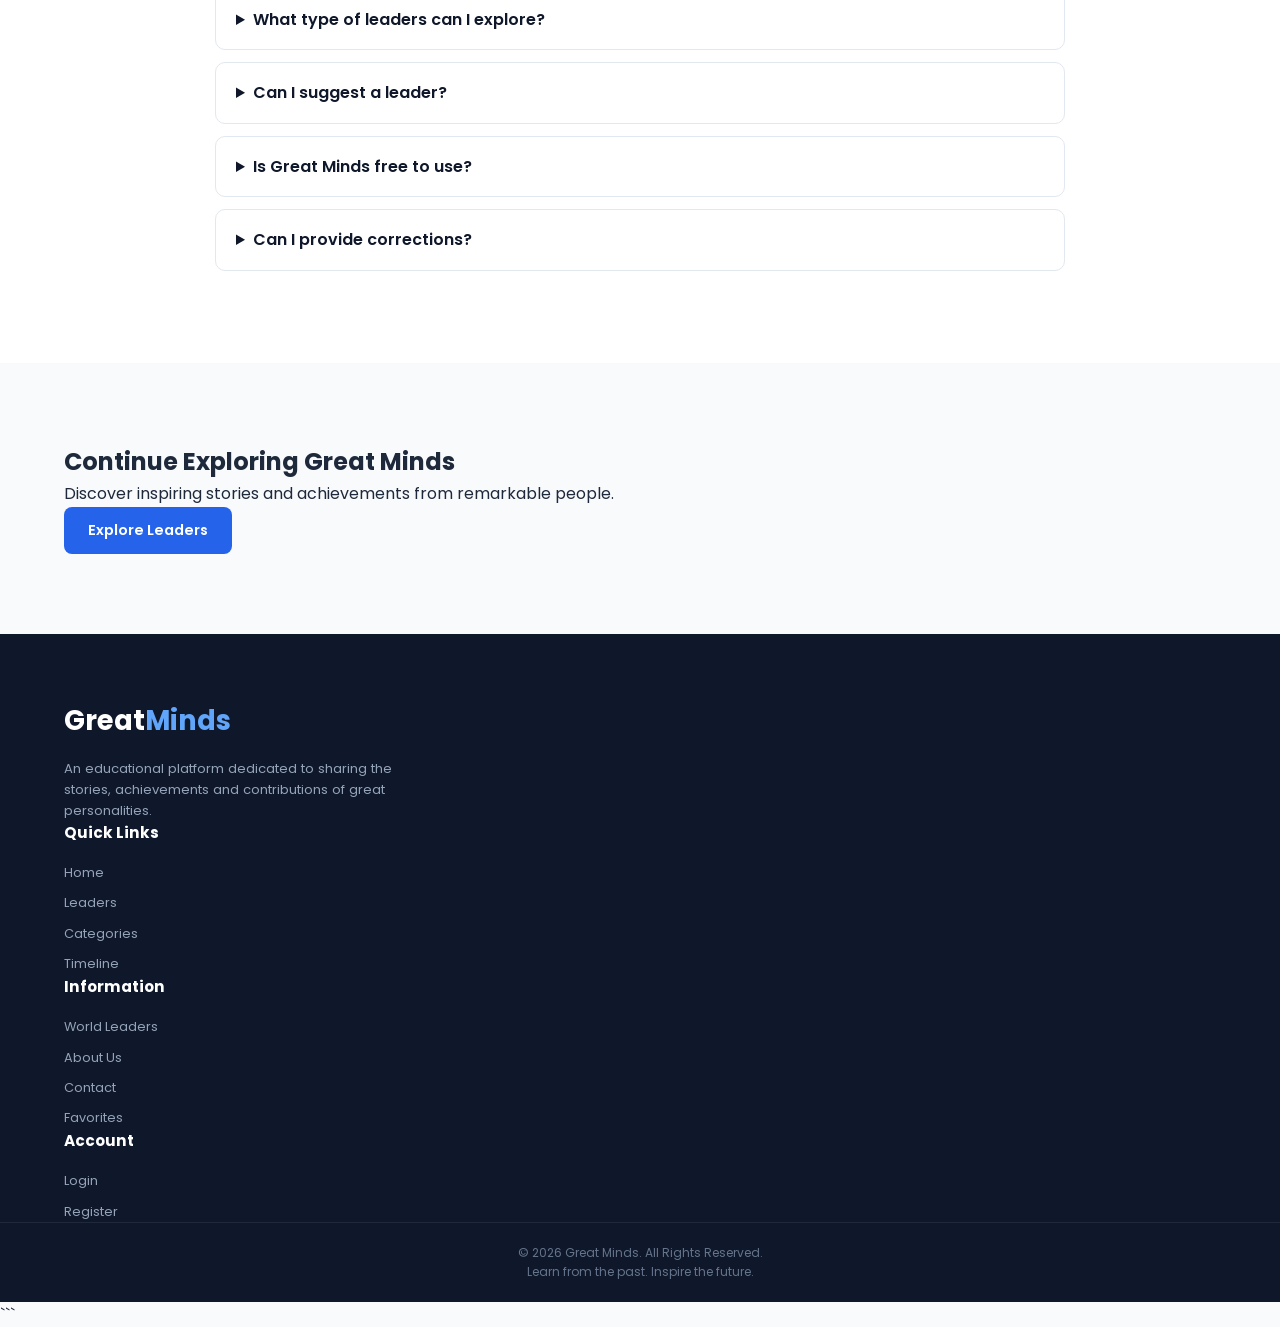
<file: contact.html>
```html
<!DOCTYPE html>
<html lang="en">

<head>
    <meta charset="UTF-8">

    <meta name="viewport" content="width=device-width, initial-scale=1.0">

    <meta name="description"
        content="Contact Great Minds. Send us your questions, suggestions and feedback.">

    <title>Contact Us | Great Minds</title>

    <!-- Google Font -->
    <link rel="preconnect" href="https://fonts.googleapis.com">
    <link rel="preconnect" href="https://fonts.gstatic.com" crossorigin>

    <link
        href="https://fonts.googleapis.com/css2?family=Poppins:wght@300;400;500;600;700&display=swap"
        rel="stylesheet">

    <!-- Main CSS -->
    <link rel="stylesheet" href="style.css">
</head>

<body>

    <!-- ================= NAVBAR ================= -->

    <header class="navbar">

        <div class="container nav-container">

            <!-- Logo -->
            <a href="index.html" class="logo">
                Great<span>Minds</span>
            </a>

            <!-- Navigation -->
            <nav class="nav-menu">

                <a href="index.html">
                    Home
                </a>

                <a href="leaders.html">
                    Leaders
                </a>

                <a href="categories.html">
                    Categories
                </a>

                <a href="timeline.html">
                    Timeline
                </a>

                <a href="world-leaders.html">
                    World Leaders
                </a>

                <a href="about.html">
                    About
                </a>

                <a href="contact.html" class="active">
                    Contact
                </a>

            </nav>

            <!-- Account Buttons -->
            <div class="nav-actions">

                <a href="login.html" class="login-btn">
                    Login
                </a>

                <a href="register.html" class="register-btn">
                    Register
                </a>

            </div>

        </div>

    </header>


    <!-- ================= MAIN CONTENT ================= -->

    <main>


        <!-- ================= PAGE HERO ================= -->

        <section class="page-hero">

            <div class="container">

                <p class="hero-small-title">
                    GET IN TOUCH
                </p>

                <h1>
                    Contact
                    <span>Great Minds</span>
                </h1>

                <p>
                    Have a question, suggestion or feedback?
                    We would love to hear from you.
                </p>

            </div>

        </section>


        <!-- ================= CONTACT SECTION ================= -->

        <section class="contact-section">

            <div class="container contact-grid">


                <!-- ================= CONTACT INFORMATION ================= -->

                <div class="contact-info">

                    <p class="section-subtitle">
                        CONTACT US
                    </p>

                    <h2>
                        We'd Love to Hear From You
                    </h2>

                    <p class="contact-description">
                        If you have any questions, suggestions,
                        corrections or ideas for improving Great Minds,
                        feel free to send us a message.
                    </p>


                    <!-- Email -->

                    <div class="contact-item">

                        <div class="contact-icon">
                            ✉️
                        </div>

                        <div>
                            <h3>
                                Email
                            </h3>

                            <p>
                                contact@greatminds.example
                            </p>
                        </div>

                    </div>


                    <!-- Website -->

                    <div class="contact-item">

                        <div class="contact-icon">
                            🌐
                        </div>

                        <div>
                            <h3>
                                Website
                            </h3>

                            <p>
                                Great Minds Information Portal
                            </p>
                        </div>

                    </div>


                    <!-- Response -->

                    <div class="contact-item">

                        <div class="contact-icon">
                            💬
                        </div>

                        <div>
                            <h3>
                                Feedback
                            </h3>

                            <p>
                                Your suggestions help us improve
                                the learning experience.
                            </p>
                        </div>

                    </div>


                    <!-- Social -->

                    <div class="social-section">

                        <h3>
                            Follow & Explore
                        </h3>

                        <div class="social-links">

                            <a href="#" aria-label="Instagram">
                                Instagram
                            </a>

                            <a href="#" aria-label="Facebook">
                                Facebook
                            </a>

                            <a href="#" aria-label="YouTube">
                                YouTube
                            </a>

                        </div>

                    </div>

                </div>


                <!-- ================= CONTACT FORM ================= -->

                <div class="contact-form-container">

                    <div class="form-header">

                        <h2>
                            Send Us a Message
                        </h2>

                        <p>
                            Fill in the form below and share your
                            thoughts with us.
                        </p>

                    </div>


                    <form id="contactForm" class="contact-form">


                        <!-- Name -->

                        <div class="form-group">

                            <label for="name">
                                Full Name
                            </label>

                            <input
                                type="text"
                                id="name"
                                name="name"
                                placeholder="Enter your full name"
                                autocomplete="name"
                                required
                            >

                        </div>


                        <!-- Email -->

                        <div class="form-group">

                            <label for="email">
                                Email Address
                            </label>

                            <input
                                type="email"
                                id="email"
                                name="email"
                                placeholder="Enter your email address"
                                autocomplete="email"
                                required
                            >

                        </div>


                        <!-- Subject -->

                        <div class="form-group">

                            <label for="subject">
                                Subject
                            </label>

                            <input
                                type="text"
                                id="subject"
                                name="subject"
                                placeholder="Enter message subject"
                                required
                            >

                        </div>


                        <!-- Category -->

                        <div class="form-group">

                            <label for="messageType">
                                Message Type
                            </label>

                            <select
                                id="messageType"
                                name="messageType"
                                required
                            >

                                <option value="">
                                    Select message type
                                </option>

                                <option value="question">
                                    Question
                                </option>

                                <option value="suggestion">
                                    Suggestion
                                </option>

                                <option value="correction">
                                    Information Correction
                                </option>

                                <option value="feedback">
                                    Feedback
                                </option>

                                <option value="other">
                                    Other
                                </option>

                            </select>

                        </div>


                        <!-- Message -->

                        <div class="form-group">

                            <label for="message">
                                Message
                            </label>

                            <textarea
                                id="message"
                                name="message"
                                rows="6"
                                placeholder="Write your message here..."
                                required
                            ></textarea>

                        </div>


                        <!-- Submit -->

                        <button
                            type="submit"
                            class="primary-btn form-submit"
                        >
                            Send Message
                        </button>


                        <!-- Form Status -->

                        <p
                            id="formMessage"
                            class="form-message"
                            aria-live="polite"
                        ></p>

                    </form>

                </div>

            </div>

        </section>


        <!-- ================= FAQ SECTION ================= -->

        <section class="faq-section">

            <div class="container">

                <div class="section-heading">

                    <p class="section-subtitle">
                        FAQ
                    </p>

                    <h2>
                        Frequently Asked Questions
                    </h2>

                    <p>
                        Here are some common questions about
                        Great Minds.
                    </p>

                </div>


                <div class="faq-container">


                    <!-- FAQ 1 -->

                    <details class="faq-item">

                        <summary>
                            What is Great Minds?
                        </summary>

                        <p>
                            Great Minds is an educational website
                            that provides information about remarkable
                            personalities and their contributions.
                        </p>

                    </details>


                    <!-- FAQ 2 -->

                    <details class="faq-item">

                        <summary>
                            What type of leaders can I explore?
                        </summary>

                        <p>
                            You can explore Indian leaders, scientists,
                            social reformers, technology leaders,
                            sports personalities, writers, artists
                            and world leaders.
                        </p>

                    </details>


                    <!-- FAQ 3 -->

                    <details class="faq-item">

                        <summary>
                            Can I suggest a leader?
                        </summary>

                        <p>
                            Yes. You can use the contact form to send
                            your suggestions for personalities that
                            could be included on the website.
                        </p>

                    </details>


                    <!-- FAQ 4 -->

                    <details class="faq-item">

                        <summary>
                            Is Great Minds free to use?
                        </summary>

                        <p>
                            Yes. The website is designed as a free
                            educational platform for exploring
                            information about great personalities.
                        </p>

                    </details>


                    <!-- FAQ 5 -->

                    <details class="faq-item">

                        <summary>
                            Can I provide corrections?
                        </summary>

                        <p>
                            Yes. If you notice incorrect or outdated
                            information, you can use the contact form
                            to let us know.
                        </p>

                    </details>

                </div>

            </div>

        </section>


        <!-- ================= CTA ================= -->

        <section class="cta-section">

            <div class="container">

                <div class="cta-content">

                    <h2>
                        Continue Exploring Great Minds
                    </h2>

                    <p>
                        Discover inspiring stories and achievements
                        from remarkable people.
                    </p>

                    <a href="leaders.html" class="primary-btn">
                        Explore Leaders
                    </a>

                </div>

            </div>

        </section>

    </main>


    <!-- ================= FOOTER ================= -->

    <footer class="footer">

        <div class="container footer-content">


            <!-- Footer About -->

            <div class="footer-about">

                <a href="index.html" class="logo">
                    Great<span>Minds</span>
                </a>

                <p>
                    An educational platform dedicated to sharing
                    the stories, achievements and contributions
                    of great personalities.
                </p>

            </div>


            <!-- Quick Links -->

            <div class="footer-links">

                <h3>
                    Quick Links
                </h3>

                <a href="index.html">
                    Home
                </a>

                <a href="leaders.html">
                    Leaders
                </a>

                <a href="categories.html">
                    Categories
                </a>

                <a href="timeline.html">
                    Timeline
                </a>

            </div>


            <!-- Information -->

            <div class="footer-links">

                <h3>
                    Information
                </h3>

                <a href="world-leaders.html">
                    World Leaders
                </a>

                <a href="about.html">
                    About Us
                </a>

                <a href="contact.html">
                    Contact
                </a>

                <a href="favorites.html">
                    Favorites
                </a>

            </div>


            <!-- Account -->

            <div class="footer-links">

                <h3>
                    Account
                </h3>

                <a href="login.html">
                    Login
                </a>

                <a href="register.html">
                    Register
                </a>

            </div>

        </div>


        <!-- Footer Bottom -->

        <div class="footer-bottom">

            <p>
                © 2026 Great Minds. All Rights Reserved.
            </p>

            <p>
                Learn from the past. Inspire the future.
            </p>

        </div>

    </footer>


    <!-- Main JavaScript -->
    <script src="script.js"></script>

</body>

</html>
```
</file>
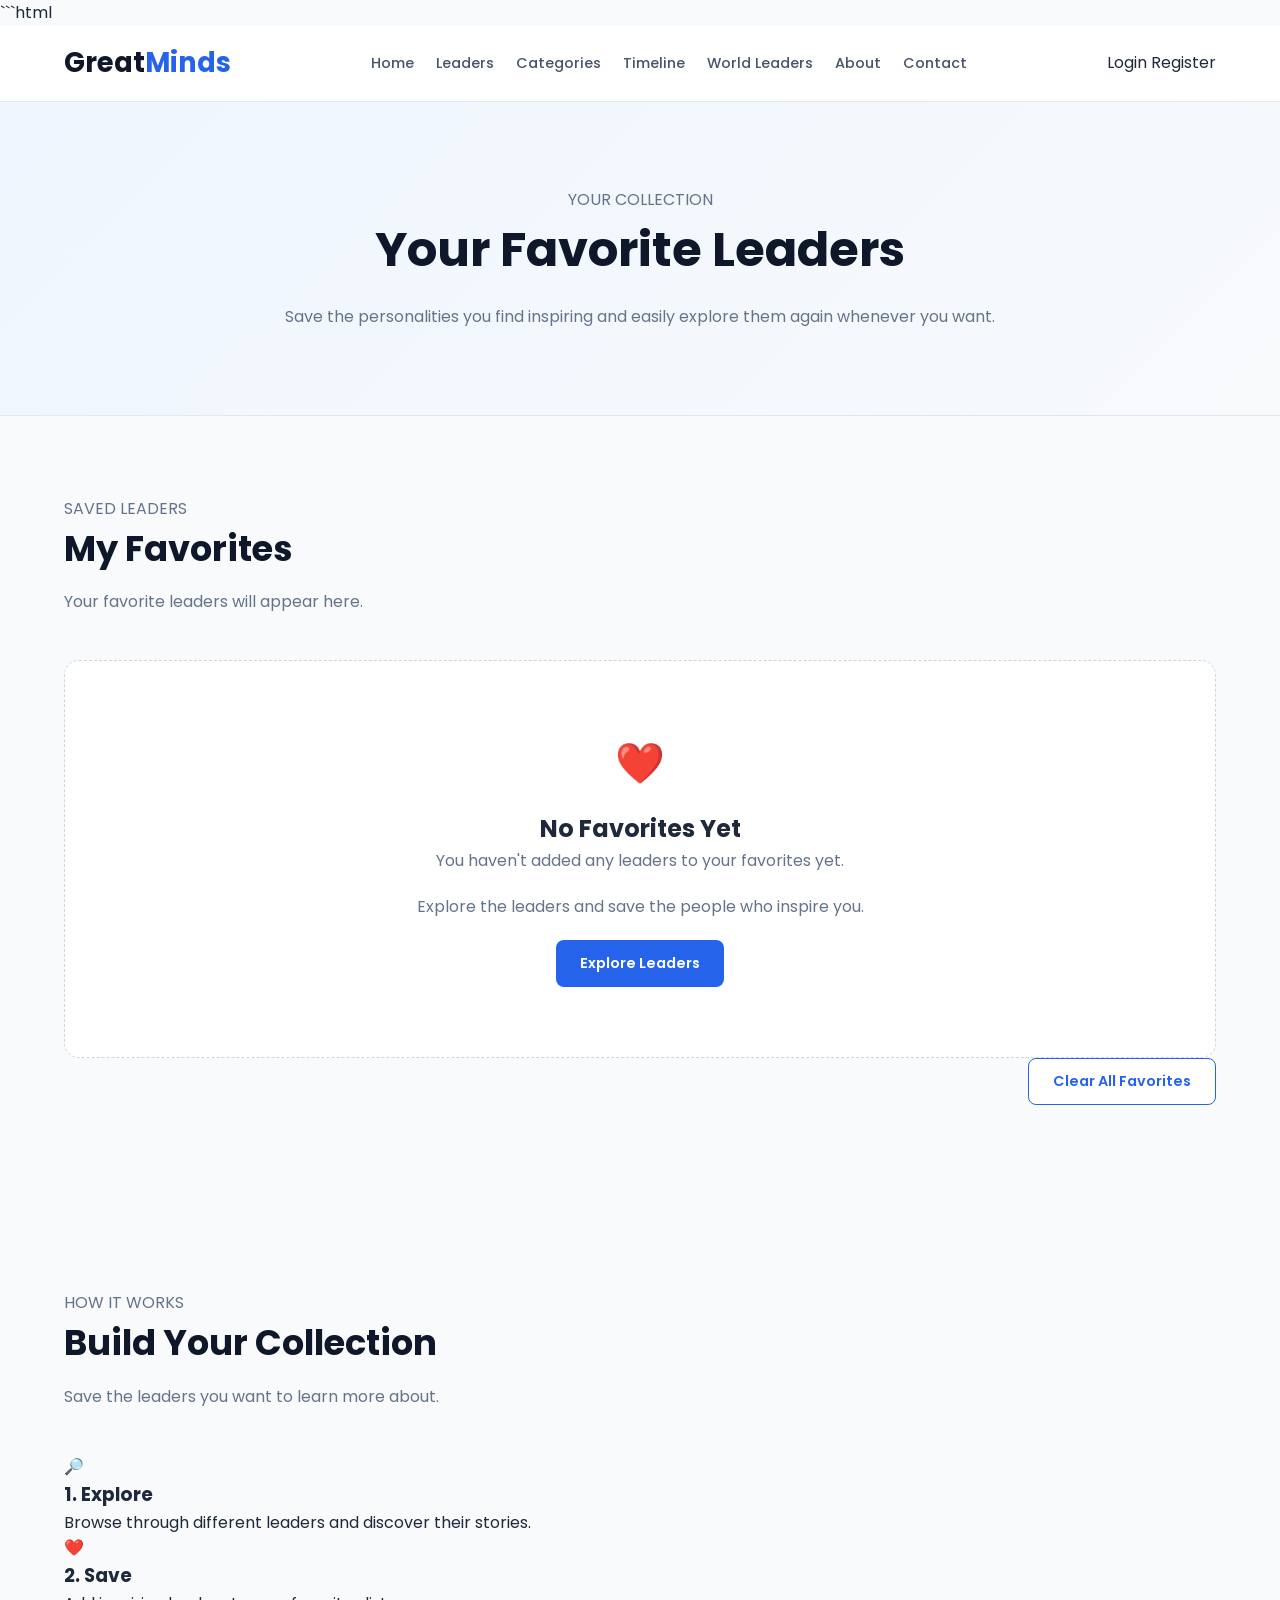
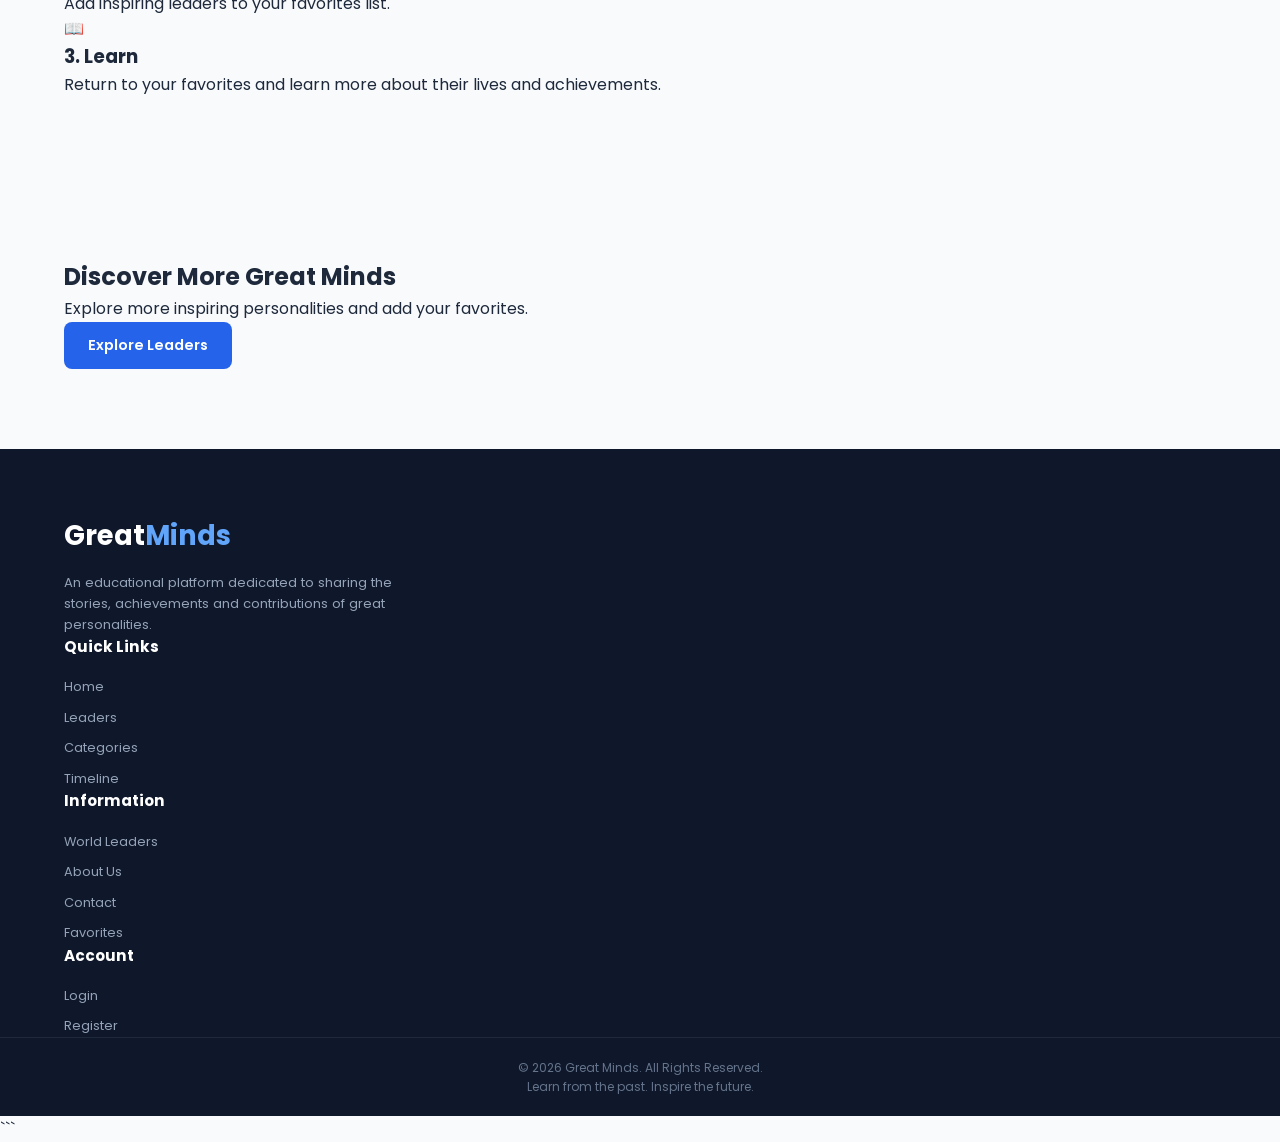
<file: favorites.html>
```html
<!DOCTYPE html>
<html lang="en">

<head>
    <meta charset="UTF-8">

    <meta name="viewport" content="width=device-width, initial-scale=1.0">

    <meta name="description"
        content="View your favorite great leaders and inspiring personalities on Great Minds.">

    <title>Favorites | Great Minds</title>

    <!-- Google Font -->
    <link rel="preconnect" href="https://fonts.googleapis.com">
    <link rel="preconnect" href="https://fonts.gstatic.com" crossorigin>

    <link
        href="https://fonts.googleapis.com/css2?family=Poppins:wght@300;400;500;600;700&display=swap"
        rel="stylesheet">

    <!-- Main CSS -->
    <link rel="stylesheet" href="style.css">
</head>

<body>

    <!-- ================= NAVBAR ================= -->

    <header class="navbar">

        <div class="container nav-container">

            <!-- Logo -->
            <a href="index.html" class="logo">
                Great<span>Minds</span>
            </a>

            <!-- Navigation -->
            <nav class="nav-menu">

                <a href="index.html">
                    Home
                </a>

                <a href="leaders.html">
                    Leaders
                </a>

                <a href="categories.html">
                    Categories
                </a>

                <a href="timeline.html">
                    Timeline
                </a>

                <a href="world-leaders.html">
                    World Leaders
                </a>

                <a href="about.html">
                    About
                </a>

                <a href="contact.html">
                    Contact
                </a>

            </nav>

            <!-- Account -->
            <div class="nav-actions">

                <a href="login.html" class="login-btn">
                    Login
                </a>

                <a href="register.html" class="register-btn">
                    Register
                </a>

            </div>

        </div>

    </header>


    <!-- ================= MAIN ================= -->

    <main>


        <!-- ================= PAGE HERO ================= -->

        <section class="page-hero">

            <div class="container">

                <p class="hero-small-title">
                    YOUR COLLECTION
                </p>

                <h1>
                    Your
                    <span>Favorite Leaders</span>
                </h1>

                <p>
                    Save the personalities you find inspiring
                    and easily explore them again whenever you want.
                </p>

            </div>

        </section>


        <!-- ================= FAVORITES SECTION ================= -->

        <section class="favorites-section">

            <div class="container">


                <!-- Section Heading -->

                <div class="section-heading">

                    <p class="section-subtitle">
                        SAVED LEADERS
                    </p>

                    <h2>
                        My Favorites
                    </h2>

                    <p>
                        Your favorite leaders will appear here.
                    </p>

                </div>


                <!-- ================= FAVORITES CONTENT ================= -->

                <div
                    id="favoritesContainer"
                    class="leaders-grid"
                >


                    <!--
                        JavaScript will dynamically insert
                        favorite leader cards here.
                    -->

                </div>


                <!-- ================= EMPTY STATE ================= -->

                <div
                    id="emptyFavorites"
                    class="empty-state"
                >

                    <div class="empty-icon">
                        ❤️
                    </div>

                    <h2>
                        No Favorites Yet
                    </h2>

                    <p>
                        You haven't added any leaders to your
                        favorites yet.
                    </p>

                    <p>
                        Explore the leaders and save the people
                        who inspire you.
                    </p>

                    <a
                        href="leaders.html"
                        class="primary-btn"
                    >
                        Explore Leaders
                    </a>

                </div>


                <!-- ================= CLEAR FAVORITES ================= -->

                <div
                    id="clearFavoritesContainer"
                    class="favorites-actions"
                >

                    <button
                        type="button"
                        id="clearFavoritesBtn"
                        class="secondary-btn"
                    >
                        Clear All Favorites
                    </button>

                </div>

            </div>

        </section>


        <!-- ================= HOW IT WORKS ================= -->

        <section class="why-section">

            <div class="container">

                <div class="section-heading">

                    <p class="section-subtitle">
                        HOW IT WORKS
                    </p>

                    <h2>
                        Build Your Collection
                    </h2>

                    <p>
                        Save the leaders you want to learn more about.
                    </p>

                </div>


                <div class="features-grid">


                    <!-- Step 1 -->

                    <div class="feature-card">

                        <div class="feature-icon">
                            🔎
                        </div>

                        <h3>
                            1. Explore
                        </h3>

                        <p>
                            Browse through different leaders and
                            discover their stories.
                        </p>

                    </div>


                    <!-- Step 2 -->

                    <div class="feature-card">

                        <div class="feature-icon">
                            ❤️
                        </div>

                        <h3>
                            2. Save
                        </h3>

                        <p>
                            Add inspiring leaders to your favorites
                            list.
                        </p>

                    </div>


                    <!-- Step 3 -->

                    <div class="feature-card">

                        <div class="feature-icon">
                            📖
                        </div>

                        <h3>
                            3. Learn
                        </h3>

                        <p>
                            Return to your favorites and learn more
                            about their lives and achievements.
                        </p>

                    </div>

                </div>

            </div>

        </section>


        <!-- ================= CTA ================= -->

        <section class="cta-section">

            <div class="container">

                <div class="cta-content">

                    <h2>
                        Discover More Great Minds
                    </h2>

                    <p>
                        Explore more inspiring personalities
                        and add your favorites.
                    </p>

                    <a
                        href="leaders.html"
                        class="primary-btn"
                    >
                        Explore Leaders
                    </a>

                </div>

            </div>

        </section>

    </main>


    <!-- ================= FOOTER ================= -->

    <footer class="footer">

        <div class="container footer-content">


            <!-- Footer About -->

            <div class="footer-about">

                <a href="index.html" class="logo">
                    Great<span>Minds</span>
                </a>

                <p>
                    An educational platform dedicated to sharing
                    the stories, achievements and contributions
                    of great personalities.
                </p>

            </div>


            <!-- Quick Links -->

            <div class="footer-links">

                <h3>
                    Quick Links
                </h3>

                <a href="index.html">
                    Home
                </a>

                <a href="leaders.html">
                    Leaders
                </a>

                <a href="categories.html">
                    Categories
                </a>

                <a href="timeline.html">
                    Timeline
                </a>

            </div>


            <!-- Information -->

            <div class="footer-links">

                <h3>
                    Information
                </h3>

                <a href="world-leaders.html">
                    World Leaders
                </a>

                <a href="about.html">
                    About Us
                </a>

                <a href="contact.html">
                    Contact
                </a>

                <a href="favorites.html">
                    Favorites
                </a>

            </div>


            <!-- Account -->

            <div class="footer-links">

                <h3>
                    Account
                </h3>

                <a href="login.html">
                    Login
                </a>

                <a href="register.html">
                    Register
                </a>

            </div>

        </div>


        <!-- Footer Bottom -->

        <div class="footer-bottom">

            <p>
                © 2026 Great Minds. All Rights Reserved.
            </p>

            <p>
                Learn from the past. Inspire the future.
            </p>

        </div>

    </footer>


    <!-- Main JavaScript -->
    <script src="script.js"></script>

</body>

</html>
```
</file>
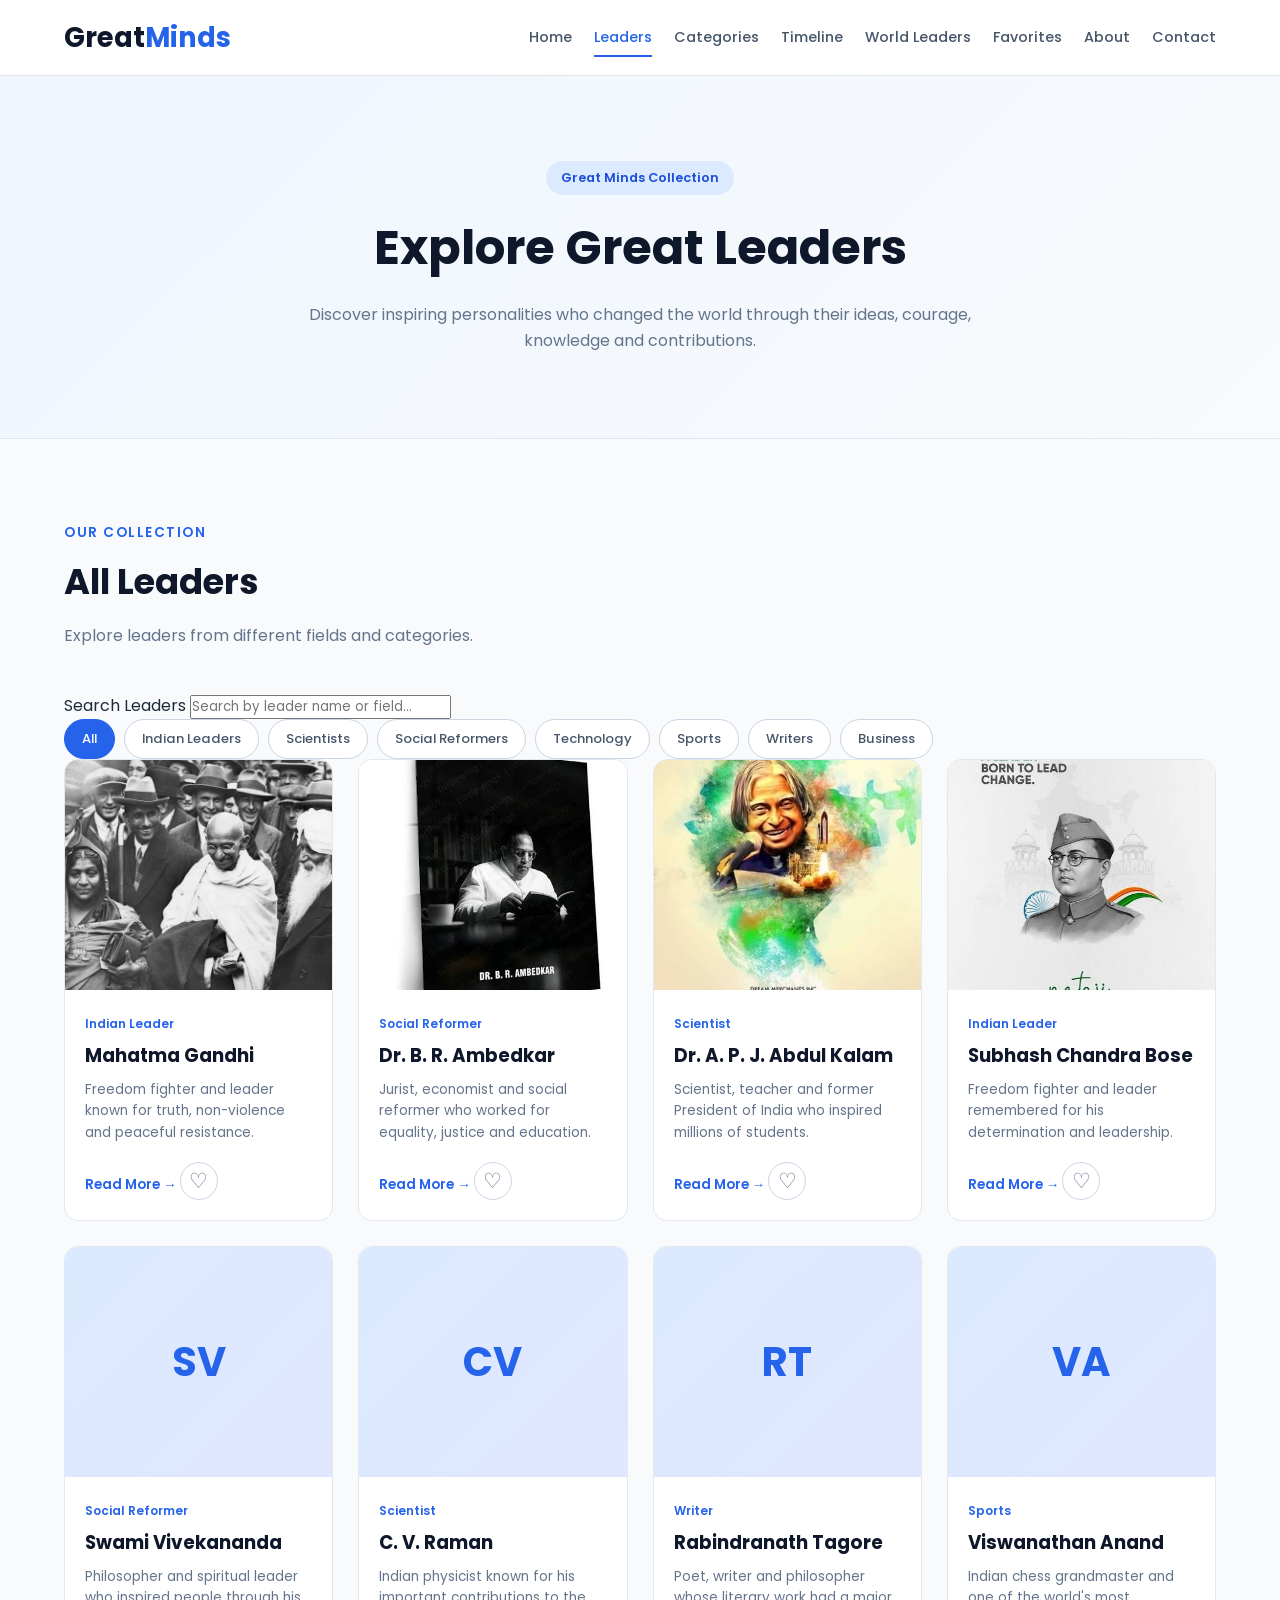
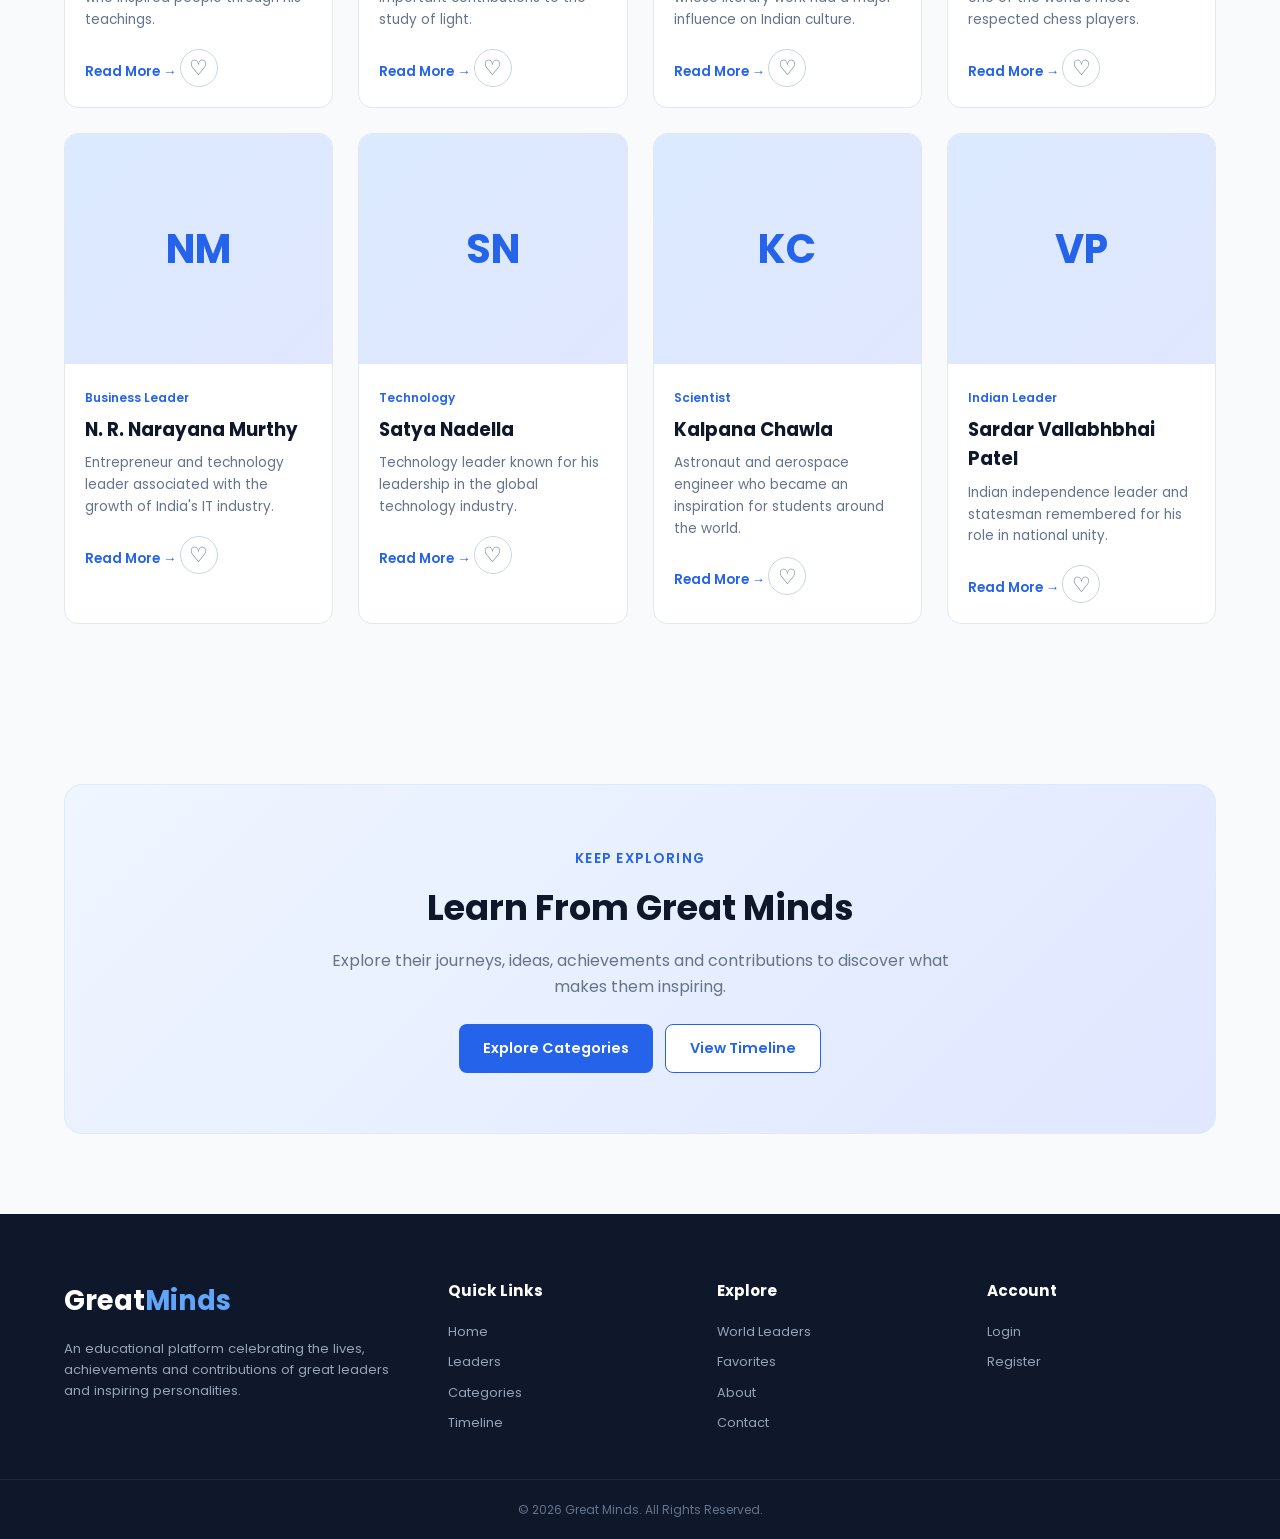
<file: leaders.html>
<!DOCTYPE html>
<html lang="en">
<head>
    <meta charset="UTF-8">
    <meta name="viewport" content="width=device-width, initial-scale=1.0">

    <title>All Leaders | Great Minds</title>

    <!-- Google Font -->
    <link rel="preconnect" href="https://fonts.googleapis.com">
    <link rel="preconnect" href="https://fonts.gstatic.com" crossorigin>
    <link
        href="https://fonts.googleapis.com/css2?family=Poppins:wght@300;400;500;600;700&display=swap"
        rel="stylesheet"
    >

    <!-- CSS -->
    <link rel="stylesheet" href="style.css">
</head>

<body>

    <!-- ================= NAVBAR ================= -->
    <header class="navbar">
        <div class="container nav-container">

            <a href="index.html" class="logo">
                Great<span>Minds</span>
            </a>

            <nav class="nav-menu">
                <a href="index.html">Home</a>
                <a href="leaders.html" class="active">Leaders</a>
                <a href="categories.html">Categories</a>
                <a href="timeline.html">Timeline</a>
                <a href="world-leaders.html">World Leaders</a>
                <a href="favorites.html">Favorites</a>
                <a href="about.html">About</a>
                <a href="contact.html">Contact</a>
            </nav>

        </div>
    </header>


    <!-- ================= PAGE HERO ================= -->
    <section class="page-hero">
        <div class="container">

            <span class="page-badge">
                Great Minds Collection
            </span>

            <h1>Explore Great Leaders</h1>

            <p>
                Discover inspiring personalities who changed the world
                through their ideas, courage, knowledge and contributions.
            </p>

        </div>
    </section>


    <!-- ================= LEADERS SECTION ================= -->
    <main>

        <section class="leaders-page-section">
            <div class="container">

                <!-- Section Heading -->
                <div class="section-heading">

                    <div>
                        <span class="section-label">
                            Our Collection
                        </span>

                        <h2>All Leaders</h2>
                    </div>

                    <p class="section-description">
                        Explore leaders from different fields and categories.
                    </p>

                </div>


                <!-- ================= SEARCH ================= -->
                <div class="leaders-search">

                    <label for="leaderSearch">
                        Search Leaders
                    </label>

                    <input
                        type="text"
                        id="leaderSearch"
                        placeholder="Search by leader name or field..."
                    >

                </div>


                <!-- ================= CATEGORY FILTER ================= -->
                <div class="category-filter">

                    <button
                        class="filter-btn active"
                        data-category="all"
                    >
                        All
                    </button>

                    <button
                        class="filter-btn"
                        data-category="indian-leaders"
                    >
                        Indian Leaders
                    </button>

                    <button
                        class="filter-btn"
                        data-category="scientists"
                    >
                        Scientists
                    </button>

                    <button
                        class="filter-btn"
                        data-category="social-reformers"
                    >
                        Social Reformers
                    </button>

                    <button
                        class="filter-btn"
                        data-category="technology"
                    >
                        Technology
                    </button>

                    <button
                        class="filter-btn"
                        data-category="sports"
                    >
                        Sports
                    </button>

                    <button
                        class="filter-btn"
                        data-category="writers"
                    >
                        Writers
                    </button>

                    <button
                        class="filter-btn"
                        data-category="business"
                    >
                        Business
                    </button>

                </div>


                <!-- ================= LEADERS GRID ================= -->
                <div class="leaders-grid" id="leadersGrid">


                    <!-- ================= MAHATMA GANDHI ================= -->
                    <article
                        class="leader-card"
                        data-category="indian-leaders"
                        data-name="Mahatma Gandhi"
                    >

                        <div class="leader-card-image">

                            <img
                                src="gandhi.jpg"
                                alt="Mahatma Gandhi"
                            >

                        </div>

                        <div class="leader-card-content">

                            <span class="leader-category">
                                Indian Leader
                            </span>

                            <h3>Mahatma Gandhi</h3>

                            <p>
                                Freedom fighter and leader known for
                                truth, non-violence and peaceful resistance.
                            </p>

                            <div class="leader-card-actions">

                                <a
                                    href="leader-details.html"
                                    class="card-link"
                                >
                                    Read More →
                                </a>

                                <button
                                    class="favorite-icon"
                                    data-leader="Mahatma Gandhi"
                                    aria-label="Add Mahatma Gandhi to favorites"
                                >
                                    ♡
                                </button>

                            </div>

                        </div>

                    </article>


                    <!-- ================= DR B R AMBEDKAR ================= -->
                    <article
                        class="leader-card"
                        data-category="social-reformers"
                        data-name="Dr. B. R. Ambedkar"
                    >

                        <div class="leader-card-image">

                            <img
                                src="ambedkar.jpg"
                                alt="Dr. B. R. Ambedkar"
                            >

                        </div>

                        <div class="leader-card-content">

                            <span class="leader-category">
                                Social Reformer
                            </span>

                            <h3>Dr. B. R. Ambedkar</h3>

                            <p>
                                Jurist, economist and social reformer who
                                worked for equality, justice and education.
                            </p>

                            <div class="leader-card-actions">

                                <a
                                    href="leader-details.html"
                                    class="card-link"
                                >
                                    Read More →
                                </a>

                                <button
                                    class="favorite-icon"
                                    data-leader="Dr. B. R. Ambedkar"
                                    aria-label="Add Dr. B. R. Ambedkar to favorites"
                                >
                                    ♡
                                </button>

                            </div>

                        </div>

                    </article>


                    <!-- ================= APJ ABDUL KALAM ================= -->
                    <article
                        class="leader-card"
                        data-category="scientists"
                        data-name="Dr. A. P. J. Abdul Kalam"
                    >

                        <div class="leader-card-image">

                            <img
                                src="apj-abdul-kalam.jpg"
                                alt="Dr. A. P. J. Abdul Kalam"
                            >

                        </div>

                        <div class="leader-card-content">

                            <span class="leader-category">
                                Scientist
                            </span>

                            <h3>Dr. A. P. J. Abdul Kalam</h3>

                            <p>
                                Scientist, teacher and former President of
                                India who inspired millions of students.
                            </p>

                            <div class="leader-card-actions">

                                <a
                                    href="leader-details.html"
                                    class="card-link"
                                >
                                    Read More →
                                </a>

                                <button
                                    class="favorite-icon"
                                    data-leader="Dr. A. P. J. Abdul Kalam"
                                    aria-label="Add Dr. A. P. J. Abdul Kalam to favorites"
                                >
                                    ♡
                                </button>

                            </div>

                        </div>

                    </article>


                    <!-- ================= SUBHASH CHANDRA BOSE ================= -->
                    <article
                        class="leader-card"
                        data-category="indian-leaders"
                        data-name="Subhash Chandra Bose"
                    >

                        <div class="leader-card-image">

                            <img
                                src="subhash-chandra-bose.jpg"
                                alt="Subhash Chandra Bose"
                            >

                        </div>

                        <div class="leader-card-content">

                            <span class="leader-category">
                                Indian Leader
                            </span>

                            <h3>Subhash Chandra Bose</h3>

                            <p>
                                Freedom fighter and leader remembered for
                                his determination and leadership.
                            </p>

                            <div class="leader-card-actions">

                                <a
                                    href="leader-details.html"
                                    class="card-link"
                                >
                                    Read More →
                                </a>

                                <button
                                    class="favorite-icon"
                                    data-leader="Subhash Chandra Bose"
                                    aria-label="Add Subhash Chandra Bose to favorites"
                                >
                                    ♡
                                </button>

                            </div>

                        </div>

                    </article>


                    <!-- ================= SWAMI VIVEKANANDA ================= -->
                    <article
                        class="leader-card"
                        data-category="social-reformers"
                        data-name="Swami Vivekananda"
                    >

                        <div class="leader-card-image leader-placeholder">
                            <span>SV</span>
                        </div>

                        <div class="leader-card-content">

                            <span class="leader-category">
                                Social Reformer
                            </span>

                            <h3>Swami Vivekananda</h3>

                            <p>
                                Philosopher and spiritual leader who
                                inspired people through his teachings.
                            </p>

                            <div class="leader-card-actions">

                                <a
                                    href="leader-details.html"
                                    class="card-link"
                                >
                                    Read More →
                                </a>

                                <button
                                    class="favorite-icon"
                                    data-leader="Swami Vivekananda"
                                    aria-label="Add Swami Vivekananda to favorites"
                                >
                                    ♡
                                </button>

                            </div>

                        </div>

                    </article>


                    <!-- ================= CV RAMAN ================= -->
                    <article
                        class="leader-card"
                        data-category="scientists"
                        data-name="C. V. Raman"
                    >

                        <div class="leader-card-image leader-placeholder">
                            <span>CV</span>
                        </div>

                        <div class="leader-card-content">

                            <span class="leader-category">
                                Scientist
                            </span>

                            <h3>C. V. Raman</h3>

                            <p>
                                Indian physicist known for his important
                                contributions to the study of light.
                            </p>

                            <div class="leader-card-actions">

                                <a
                                    href="leader-details.html"
                                    class="card-link"
                                >
                                    Read More →
                                </a>

                                <button
                                    class="favorite-icon"
                                    data-leader="C. V. Raman"
                                    aria-label="Add C. V. Raman to favorites"
                                >
                                    ♡
                                </button>

                            </div>

                        </div>

                    </article>


                    <!-- ================= RABINDRANATH TAGORE ================= -->
                    <article
                        class="leader-card"
                        data-category="writers"
                        data-name="Rabindranath Tagore"
                    >

                        <div class="leader-card-image leader-placeholder">
                            <span>RT</span>
                        </div>

                        <div class="leader-card-content">

                            <span class="leader-category">
                                Writer
                            </span>

                            <h3>Rabindranath Tagore</h3>

                            <p>
                                Poet, writer and philosopher whose literary
                                work had a major influence on Indian culture.
                            </p>

                            <div class="leader-card-actions">

                                <a
                                    href="leader-details.html"
                                    class="card-link"
                                >
                                    Read More →
                                </a>

                                <button
                                    class="favorite-icon"
                                    data-leader="Rabindranath Tagore"
                                    aria-label="Add Rabindranath Tagore to favorites"
                                >
                                    ♡
                                </button>

                            </div>

                        </div>

                    </article>


                    <!-- ================= VISWANATHAN ANAND ================= -->
                    <article
                        class="leader-card"
                        data-category="sports"
                        data-name="Viswanathan Anand"
                    >

                        <div class="leader-card-image leader-placeholder">
                            <span>VA</span>
                        </div>

                        <div class="leader-card-content">

                            <span class="leader-category">
                                Sports
                            </span>

                            <h3>Viswanathan Anand</h3>

                            <p>
                                Indian chess grandmaster and one of the
                                world's most respected chess players.
                            </p>

                            <div class="leader-card-actions">

                                <a
                                    href="leader-details.html"
                                    class="card-link"
                                >
                                    Read More →
                                </a>

                                <button
                                    class="favorite-icon"
                                    data-leader="Viswanathan Anand"
                                    aria-label="Add Viswanathan Anand to favorites"
                                >
                                    ♡
                                </button>

                            </div>

                        </div>

                    </article>


                    <!-- ================= NARAYANA MURTHY ================= -->
                    <article
                        class="leader-card"
                        data-category="business"
                        data-name="N. R. Narayana Murthy"
                    >

                        <div class="leader-card-image leader-placeholder">
                            <span>NM</span>
                        </div>

                        <div class="leader-card-content">

                            <span class="leader-category">
                                Business Leader
                            </span>

                            <h3>N. R. Narayana Murthy</h3>

                            <p>
                                Entrepreneur and technology leader associated
                                with the growth of India's IT industry.
                            </p>

                            <div class="leader-card-actions">

                                <a
                                    href="leader-details.html"
                                    class="card-link"
                                >
                                    Read More →
                                </a>

                                <button
                                    class="favorite-icon"
                                    data-leader="N. R. Narayana Murthy"
                                    aria-label="Add N. R. Narayana Murthy to favorites"
                                >
                                    ♡
                                </button>

                            </div>

                        </div>

                    </article>


                    <!-- ================= SATYA NADELLA ================= -->
                    <article
                        class="leader-card"
                        data-category="technology"
                        data-name="Satya Nadella"
                    >

                        <div class="leader-card-image leader-placeholder">
                            <span>SN</span>
                        </div>

                        <div class="leader-card-content">

                            <span class="leader-category">
                                Technology
                            </span>

                            <h3>Satya Nadella</h3>

                            <p>
                                Technology leader known for his leadership
                                in the global technology industry.
                            </p>

                            <div class="leader-card-actions">

                                <a
                                    href="leader-details.html"
                                    class="card-link"
                                >
                                    Read More →
                                </a>

                                <button
                                    class="favorite-icon"
                                    data-leader="Satya Nadella"
                                    aria-label="Add Satya Nadella to favorites"
                                >
                                    ♡
                                </button>

                            </div>

                        </div>

                    </article>


                    <!-- ================= KALPANA CHAWLA ================= -->
                    <article
                        class="leader-card"
                        data-category="scientists"
                        data-name="Kalpana Chawla"
                    >

                        <div class="leader-card-image leader-placeholder">
                            <span>KC</span>
                        </div>

                        <div class="leader-card-content">

                            <span class="leader-category">
                                Scientist
                            </span>

                            <h3>Kalpana Chawla</h3>

                            <p>
                                Astronaut and aerospace engineer who became
                                an inspiration for students around the world.
                            </p>

                            <div class="leader-card-actions">

                                <a
                                    href="leader-details.html"
                                    class="card-link"
                                >
                                    Read More →
                                </a>

                                <button
                                    class="favorite-icon"
                                    data-leader="Kalpana Chawla"
                                    aria-label="Add Kalpana Chawla to favorites"
                                >
                                    ♡
                                </button>

                            </div>

                        </div>

                    </article>


                    <!-- ================= SARDAR PATEL ================= -->
                    <article
                        class="leader-card"
                        data-category="indian-leaders"
                        data-name="Sardar Vallabhbhai Patel"
                    >

                        <div class="leader-card-image leader-placeholder">
                            <span>VP</span>
                        </div>

                        <div class="leader-card-content">

                            <span class="leader-category">
                                Indian Leader
                            </span>

                            <h3>Sardar Vallabhbhai Patel</h3>

                            <p>
                                Indian independence leader and statesman
                                remembered for his role in national unity.
                            </p>

                            <div class="leader-card-actions">

                                <a
                                    href="leader-details.html"
                                    class="card-link"
                                >
                                    Read More →
                                </a>

                                <button
                                    class="favorite-icon"
                                    data-leader="Sardar Vallabhbhai Patel"
                                    aria-label="Add Sardar Vallabhbhai Patel to favorites"
                                >
                                    ♡
                                </button>

                            </div>

                        </div>

                    </article>

                </div>


                <!-- No Results Message -->
                <div
                    id="noResults"
                    class="empty-state"
                    style="display: none;"
                >

                    <h3>No Leaders Found</h3>

                    <p>
                        Try searching with a different name or select
                        another category.
                    </p>

                </div>

            </div>
        </section>


        <!-- ================= CTA ================= -->
        <section class="cta-section">

            <div class="container">

                <div class="cta-box">

                    <span class="section-label">
                        Keep Exploring
                    </span>

                    <h2>
                        Learn From Great Minds
                    </h2>

                    <p>
                        Explore their journeys, ideas, achievements and
                        contributions to discover what makes them inspiring.
                    </p>

                    <div class="cta-actions">

                        <a
                            href="categories.html"
                            class="primary-btn"
                        >
                            Explore Categories
                        </a>

                        <a
                            href="timeline.html"
                            class="secondary-btn"
                        >
                            View Timeline
                        </a>

                    </div>

                </div>

            </div>

        </section>

    </main>


    <!-- ================= FOOTER ================= -->
    <footer class="footer">

        <div class="container footer-grid">

            <!-- About -->
            <div class="footer-about">

                <a href="index.html" class="logo">
                    Great<span>Minds</span>
                </a>

                <p>
                    An educational platform celebrating the lives,
                    achievements and contributions of great leaders
                    and inspiring personalities.
                </p>

            </div>


            <!-- Quick Links -->
            <div class="footer-links">

                <h3>Quick Links</h3>

                <a href="index.html">Home</a>
                <a href="leaders.html">Leaders</a>
                <a href="categories.html">Categories</a>
                <a href="timeline.html">Timeline</a>

            </div>


            <!-- Explore -->
            <div class="footer-links">

                <h3>Explore</h3>

                <a href="world-leaders.html">
                    World Leaders
                </a>

                <a href="favorites.html">
                    Favorites
                </a>

                <a href="about.html">
                    About
                </a>

                <a href="contact.html">
                    Contact
                </a>

            </div>


            <!-- Account -->
            <div class="footer-links">

                <h3>Account</h3>

                <a href="login.html">
                    Login
                </a>

                <a href="register.html">
                    Register
                </a>

            </div>

        </div>


        <!-- Footer Bottom -->
        <div class="footer-bottom">

            <div class="container">

                <p>
                    © 2026 Great Minds. All Rights Reserved.
                </p>

            </div>

        </div>

    </footer>


    <!-- JavaScript -->
    <script src="script.js"></script>

</body>
</html>
</file>
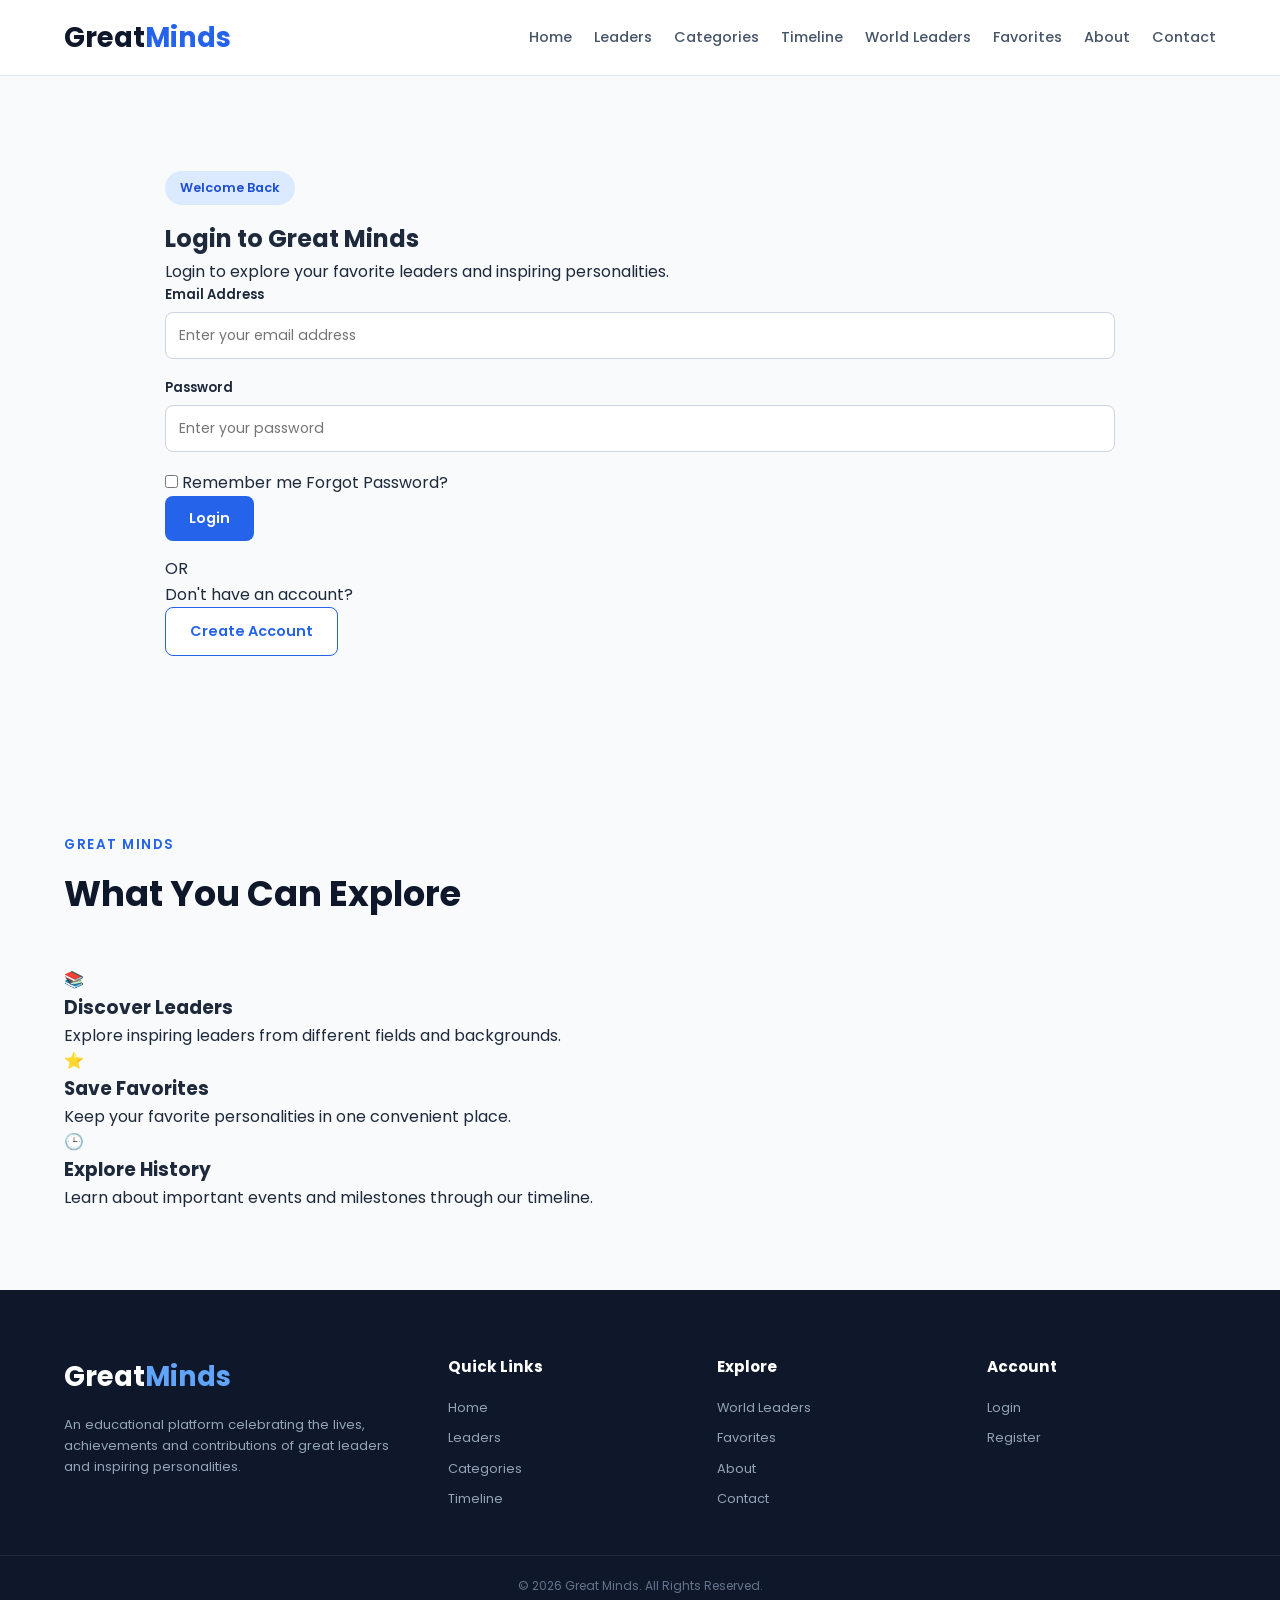
<file: login.html>
<!DOCTYPE html>
<html lang="en">
<head>
    <meta charset="UTF-8">
    <meta name="viewport" content="width=device-width, initial-scale=1.0">

    <title>Login | Great Minds</title>

    <!-- Google Font -->
    <link rel="preconnect" href="https://fonts.googleapis.com">
    <link rel="preconnect" href="https://fonts.gstatic.com" crossorigin>

    <link
        href="https://fonts.googleapis.com/css2?family=Poppins:wght@300;400;500;600;700&display=swap"
        rel="stylesheet"
    >

    <!-- CSS -->
    <link rel="stylesheet" href="style.css">
</head>

<body>

    <!-- ================= NAVBAR ================= -->
    <header class="navbar">

        <div class="container nav-container">

            <a href="index.html" class="logo">
                Great<span>Minds</span>
            </a>

            <nav class="nav-menu">

                <a href="index.html">Home</a>

                <a href="leaders.html">Leaders</a>

                <a href="categories.html">Categories</a>

                <a href="timeline.html">Timeline</a>

                <a href="world-leaders.html">
                    World Leaders
                </a>

                <a href="favorites.html">
                    Favorites
                </a>

                <a href="about.html">
                    About
                </a>

                <a href="contact.html">
                    Contact
                </a>

            </nav>

        </div>

    </header>


    <!-- ================= LOGIN SECTION ================= -->
    <main>

        <section class="auth-section">

            <div class="container auth-container">

                <div class="auth-card">

                    <!-- Heading -->
                    <div class="auth-header">

                        <span class="page-badge">
                            Welcome Back
                        </span>

                        <h1>Login to Great Minds</h1>

                        <p>
                            Login to explore your favorite leaders
                            and inspiring personalities.
                        </p>

                    </div>


                    <!-- Login Form -->
                    <form id="loginForm" class="auth-form">

                        <!-- Email -->
                        <div class="form-group">

                            <label for="loginEmail">
                                Email Address
                            </label>

                            <input
                                type="email"
                                id="loginEmail"
                                name="email"
                                placeholder="Enter your email address"
                                required
                            >

                        </div>


                        <!-- Password -->
                        <div class="form-group">

                            <label for="loginPassword">
                                Password
                            </label>

                            <input
                                type="password"
                                id="loginPassword"
                                name="password"
                                placeholder="Enter your password"
                                required
                            >

                        </div>


                        <!-- Remember Me -->
                        <div class="form-options">

                            <label class="checkbox-label">

                                <input
                                    type="checkbox"
                                    id="rememberMe"
                                >

                                <span>
                                    Remember me
                                </span>

                            </label>

                            <a href="#" class="forgot-link">
                                Forgot Password?
                            </a>

                        </div>


                        <!-- Login Button -->
                        <button
                            type="submit"
                            class="primary-btn auth-btn"
                        >
                            Login
                        </button>


                        <!-- Form Message -->
                        <p
                            id="loginMessage"
                            class="form-message"
                        ></p>

                    </form>


                    <!-- Divider -->
                    <div class="auth-divider">

                        <span>OR</span>

                    </div>


                    <!-- Register -->
                    <div class="auth-footer">

                        <p>
                            Don't have an account?
                        </p>

                        <a
                            href="register.html"
                            class="secondary-btn"
                        >
                            Create Account
                        </a>

                    </div>

                </div>

            </div>

        </section>


        <!-- ================= LOGIN BENEFITS ================= -->
        <section class="auth-benefits">

            <div class="container">

                <div class="section-heading">

                    <div>

                        <span class="section-label">
                            Great Minds
                        </span>

                        <h2>
                            What You Can Explore
                        </h2>

                    </div>

                </div>


                <div class="benefits-grid">

                    <!-- Benefit 1 -->
                    <div class="benefit-card">

                        <div class="benefit-icon">
                            📚
                        </div>

                        <h3>
                            Discover Leaders
                        </h3>

                        <p>
                            Explore inspiring leaders from different
                            fields and backgrounds.
                        </p>

                    </div>


                    <!-- Benefit 2 -->
                    <div class="benefit-card">

                        <div class="benefit-icon">
                            ⭐
                        </div>

                        <h3>
                            Save Favorites
                        </h3>

                        <p>
                            Keep your favorite personalities in one
                            convenient place.
                        </p>

                    </div>


                    <!-- Benefit 3 -->
                    <div class="benefit-card">

                        <div class="benefit-icon">
                            🕒
                        </div>

                        <h3>
                            Explore History
                        </h3>

                        <p>
                            Learn about important events and milestones
                            through our timeline.
                        </p>

                    </div>

                </div>

            </div>

        </section>

    </main>


    <!-- ================= FOOTER ================= -->
    <footer class="footer">

        <div class="container footer-grid">

            <!-- About -->
            <div class="footer-about">

                <a href="index.html" class="logo">
                    Great<span>Minds</span>
                </a>

                <p>
                    An educational platform celebrating the lives,
                    achievements and contributions of great leaders
                    and inspiring personalities.
                </p>

            </div>


            <!-- Quick Links -->
            <div class="footer-links">

                <h3>
                    Quick Links
                </h3>

                <a href="index.html">
                    Home
                </a>

                <a href="leaders.html">
                    Leaders
                </a>

                <a href="categories.html">
                    Categories
                </a>

                <a href="timeline.html">
                    Timeline
                </a>

            </div>


            <!-- Explore -->
            <div class="footer-links">

                <h3>
                    Explore
                </h3>

                <a href="world-leaders.html">
                    World Leaders
                </a>

                <a href="favorites.html">
                    Favorites
                </a>

                <a href="about.html">
                    About
                </a>

                <a href="contact.html">
                    Contact
                </a>

            </div>


            <!-- Account -->
            <div class="footer-links">

                <h3>
                    Account
                </h3>

                <a href="login.html">
                    Login
                </a>

                <a href="register.html">
                    Register
                </a>

            </div>

        </div>


        <!-- Footer Bottom -->
        <div class="footer-bottom">

            <div class="container">

                <p>
                    © 2026 Great Minds. All Rights Reserved.
                </p>

            </div>

        </div>

    </footer>


    <!-- JavaScript -->
    <script src="script.js"></script>

</body>
</html>
</file>
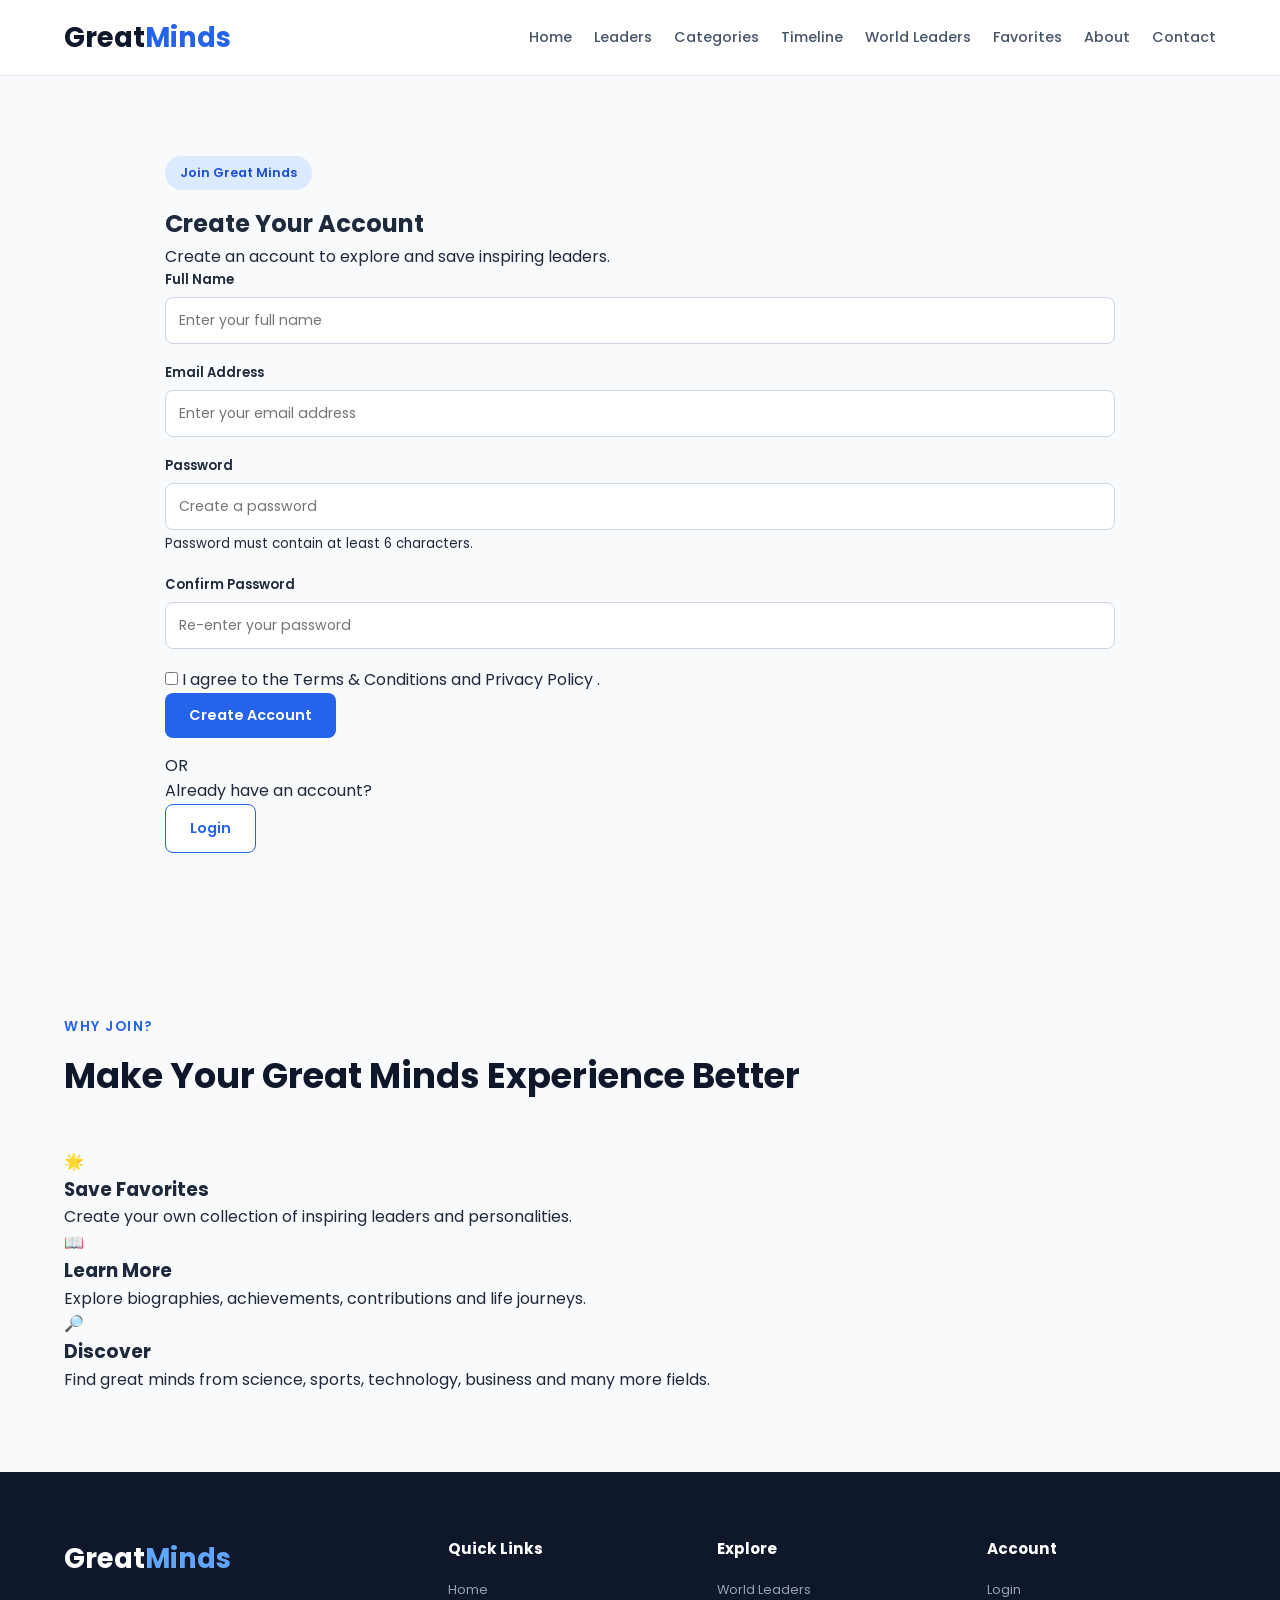
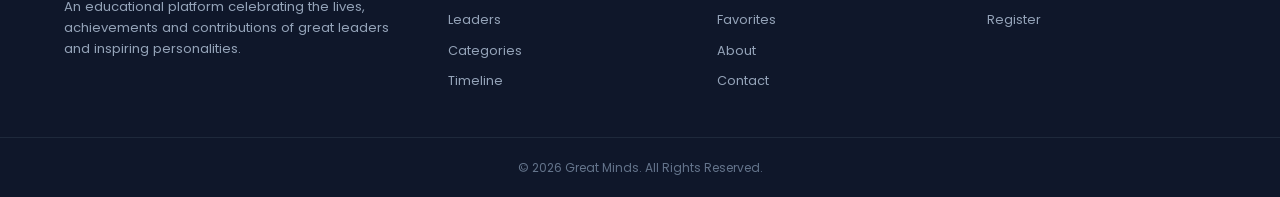
<file: register.html>
<!DOCTYPE html>
<html lang="en">
<head>
    <meta charset="UTF-8">
    <meta name="viewport" content="width=device-width, initial-scale=1.0">

    <title>Register | Great Minds</title>

    <!-- Google Font -->
    <link rel="preconnect" href="https://fonts.googleapis.com">
    <link rel="preconnect" href="https://fonts.gstatic.com" crossorigin>

    <link
        href="https://fonts.googleapis.com/css2?family=Poppins:wght@300;400;500;600;700&display=swap"
        rel="stylesheet"
    >

    <!-- CSS -->
    <link rel="stylesheet" href="style.css">
</head>

<body>

    <!-- ================= NAVBAR ================= -->
    <header class="navbar">

        <div class="container nav-container">

            <a href="index.html" class="logo">
                Great<span>Minds</span>
            </a>

            <nav class="nav-menu">

                <a href="index.html">
                    Home
                </a>

                <a href="leaders.html">
                    Leaders
                </a>

                <a href="categories.html">
                    Categories
                </a>

                <a href="timeline.html">
                    Timeline
                </a>

                <a href="world-leaders.html">
                    World Leaders
                </a>

                <a href="favorites.html">
                    Favorites
                </a>

                <a href="about.html">
                    About
                </a>

                <a href="contact.html">
                    Contact
                </a>

            </nav>

        </div>

    </header>


    <!-- ================= REGISTER SECTION ================= -->
    <main>

        <section class="auth-section">

            <div class="container auth-container">

                <div class="auth-card">

                    <!-- Header -->
                    <div class="auth-header">

                        <span class="page-badge">
                            Join Great Minds
                        </span>

                        <h1>Create Your Account</h1>

                        <p>
                            Create an account to explore and save
                            inspiring leaders.
                        </p>

                    </div>


                    <!-- Registration Form -->
                    <form
                        id="registerForm"
                        class="auth-form"
                    >

                        <!-- Full Name -->
                        <div class="form-group">

                            <label for="registerName">
                                Full Name
                            </label>

                            <input
                                type="text"
                                id="registerName"
                                name="name"
                                placeholder="Enter your full name"
                                required
                            >

                        </div>


                        <!-- Email -->
                        <div class="form-group">

                            <label for="registerEmail">
                                Email Address
                            </label>

                            <input
                                type="email"
                                id="registerEmail"
                                name="email"
                                placeholder="Enter your email address"
                                required
                            >

                        </div>


                        <!-- Password -->
                        <div class="form-group">

                            <label for="registerPassword">
                                Password
                            </label>

                            <input
                                type="password"
                                id="registerPassword"
                                name="password"
                                placeholder="Create a password"
                                minlength="6"
                                required
                            >

                            <small>
                                Password must contain at least 6 characters.
                            </small>

                        </div>


                        <!-- Confirm Password -->
                        <div class="form-group">

                            <label for="confirmPassword">
                                Confirm Password
                            </label>

                            <input
                                type="password"
                                id="confirmPassword"
                                name="confirmPassword"
                                placeholder="Re-enter your password"
                                minlength="6"
                                required
                            >

                        </div>


                        <!-- Terms -->
                        <div class="terms-group">

                            <label class="checkbox-label">

                                <input
                                    type="checkbox"
                                    id="terms"
                                    name="terms"
                                    required
                                >

                                <span>
                                    I agree to the
                                    <a href="#">
                                        Terms & Conditions
                                    </a>
                                    and
                                    <a href="#">
                                        Privacy Policy
                                    </a>.
                                </span>

                            </label>

                        </div>


                        <!-- Register Button -->
                        <button
                            type="submit"
                            class="primary-btn auth-btn"
                        >
                            Create Account
                        </button>


                        <!-- Message -->
                        <p
                            id="registerMessage"
                            class="form-message"
                        ></p>

                    </form>


                    <!-- Divider -->
                    <div class="auth-divider">

                        <span>OR</span>

                    </div>


                    <!-- Login -->
                    <div class="auth-footer">

                        <p>
                            Already have an account?
                        </p>

                        <a
                            href="login.html"
                            class="secondary-btn"
                        >
                            Login
                        </a>

                    </div>

                </div>

            </div>

        </section>


        <!-- ================= BENEFITS ================= -->
        <section class="auth-benefits">

            <div class="container">

                <div class="section-heading">

                    <div>

                        <span class="section-label">
                            Why Join?
                        </span>

                        <h2>
                            Make Your Great Minds Experience Better
                        </h2>

                    </div>

                </div>


                <div class="benefits-grid">

                    <!-- Benefit 1 -->
                    <div class="benefit-card">

                        <div class="benefit-icon">
                            🌟
                        </div>

                        <h3>
                            Save Favorites
                        </h3>

                        <p>
                            Create your own collection of inspiring
                            leaders and personalities.
                        </p>

                    </div>


                    <!-- Benefit 2 -->
                    <div class="benefit-card">

                        <div class="benefit-icon">
                            📖
                        </div>

                        <h3>
                            Learn More
                        </h3>

                        <p>
                            Explore biographies, achievements,
                            contributions and life journeys.
                        </p>

                    </div>


                    <!-- Benefit 3 -->
                    <div class="benefit-card">

                        <div class="benefit-icon">
                            🔎
                        </div>

                        <h3>
                            Discover
                        </h3>

                        <p>
                            Find great minds from science, sports,
                            technology, business and many more fields.
                        </p>

                    </div>

                </div>

            </div>

        </section>

    </main>


    <!-- ================= FOOTER ================= -->
    <footer class="footer">

        <div class="container footer-grid">

            <!-- About -->
            <div class="footer-about">

                <a href="index.html" class="logo">
                    Great<span>Minds</span>
                </a>

                <p>
                    An educational platform celebrating the lives,
                    achievements and contributions of great leaders
                    and inspiring personalities.
                </p>

            </div>


            <!-- Quick Links -->
            <div class="footer-links">

                <h3>
                    Quick Links
                </h3>

                <a href="index.html">
                    Home
                </a>

                <a href="leaders.html">
                    Leaders
                </a>

                <a href="categories.html">
                    Categories
                </a>

                <a href="timeline.html">
                    Timeline
                </a>

            </div>


            <!-- Explore -->
            <div class="footer-links">

                <h3>
                    Explore
                </h3>

                <a href="world-leaders.html">
                    World Leaders
                </a>

                <a href="favorites.html">
                    Favorites
                </a>

                <a href="about.html">
                    About
                </a>

                <a href="contact.html">
                    Contact
                </a>

            </div>


            <!-- Account -->
            <div class="footer-links">

                <h3>
                    Account
                </h3>

                <a href="login.html">
                    Login
                </a>

                <a href="register.html">
                    Register
                </a>

            </div>

        </div>


        <!-- Footer Bottom -->
        <div class="footer-bottom">

            <div class="container">

                <p>
                    © 2026 Great Minds. All Rights Reserved.
                </p>

            </div>

        </div>

    </footer>


    <!-- JavaScript -->
    <script src="script.js"></script>

</body>
</html>
</file>
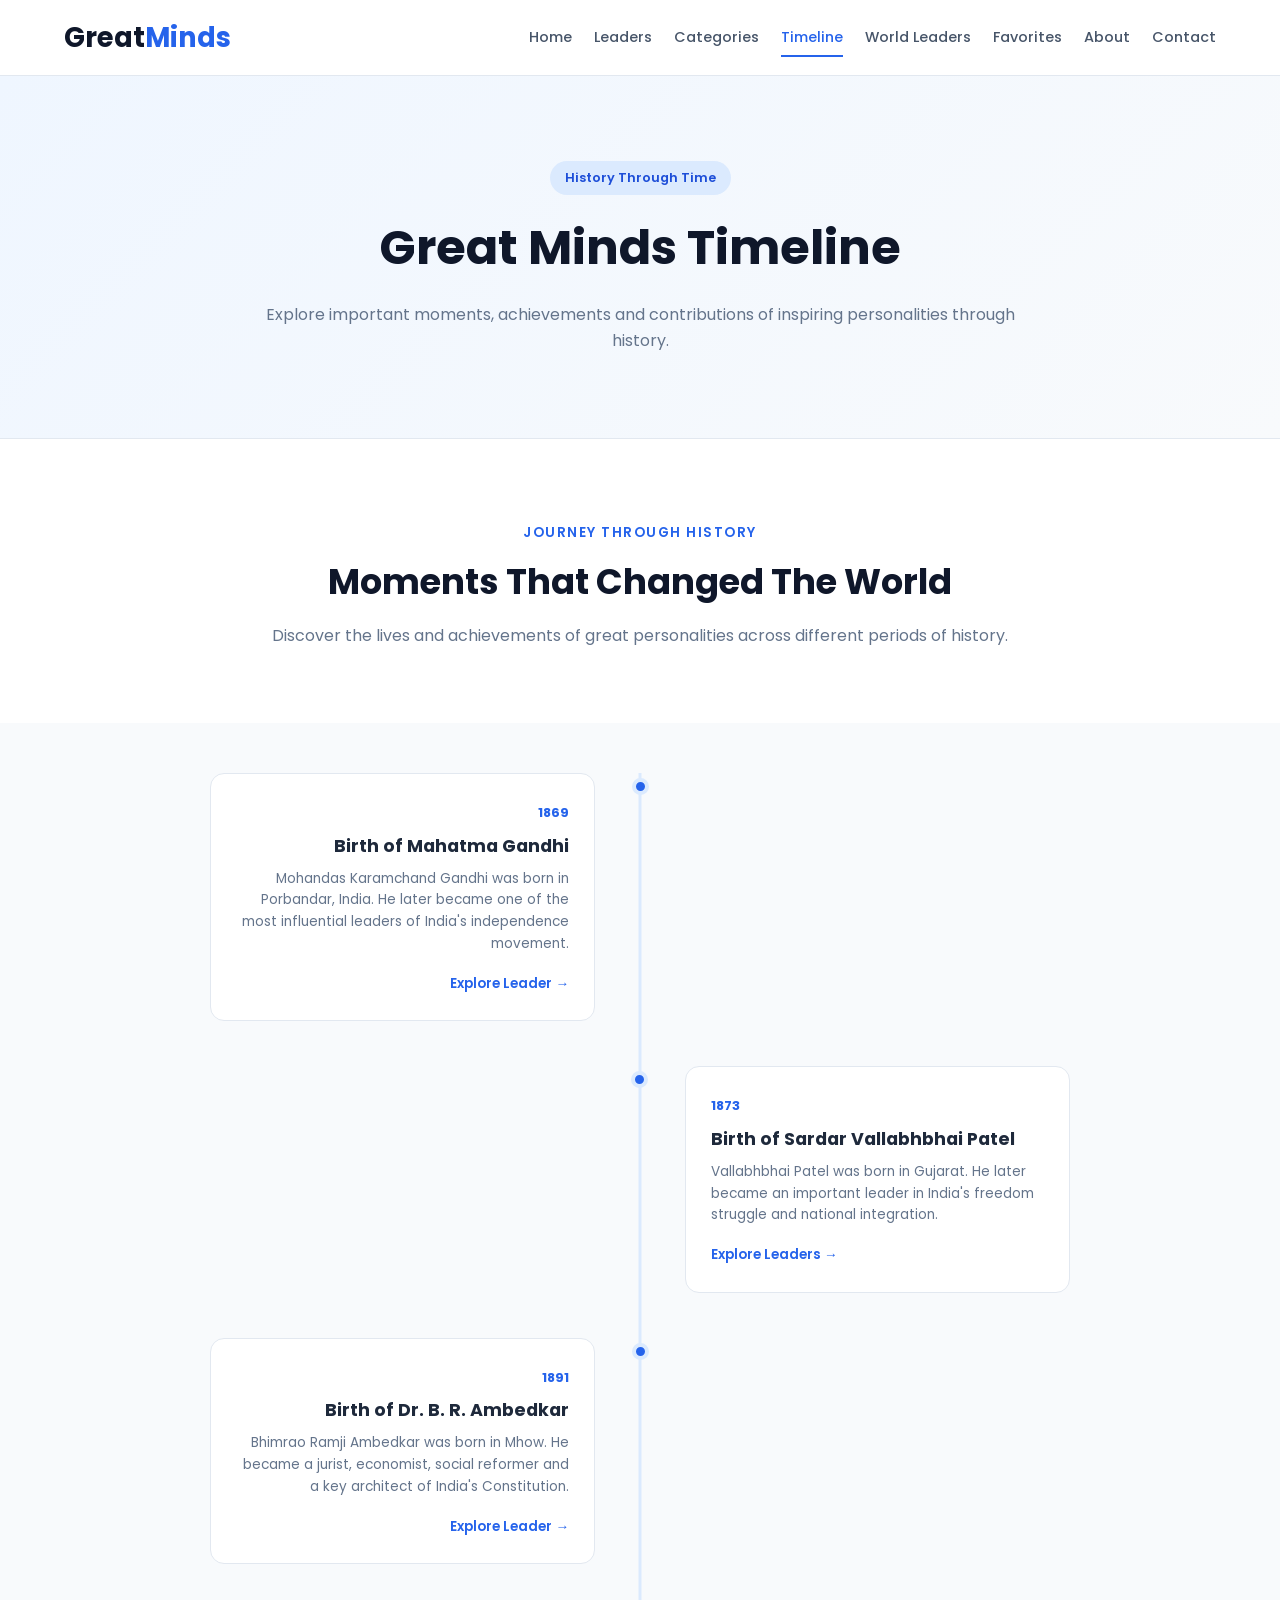
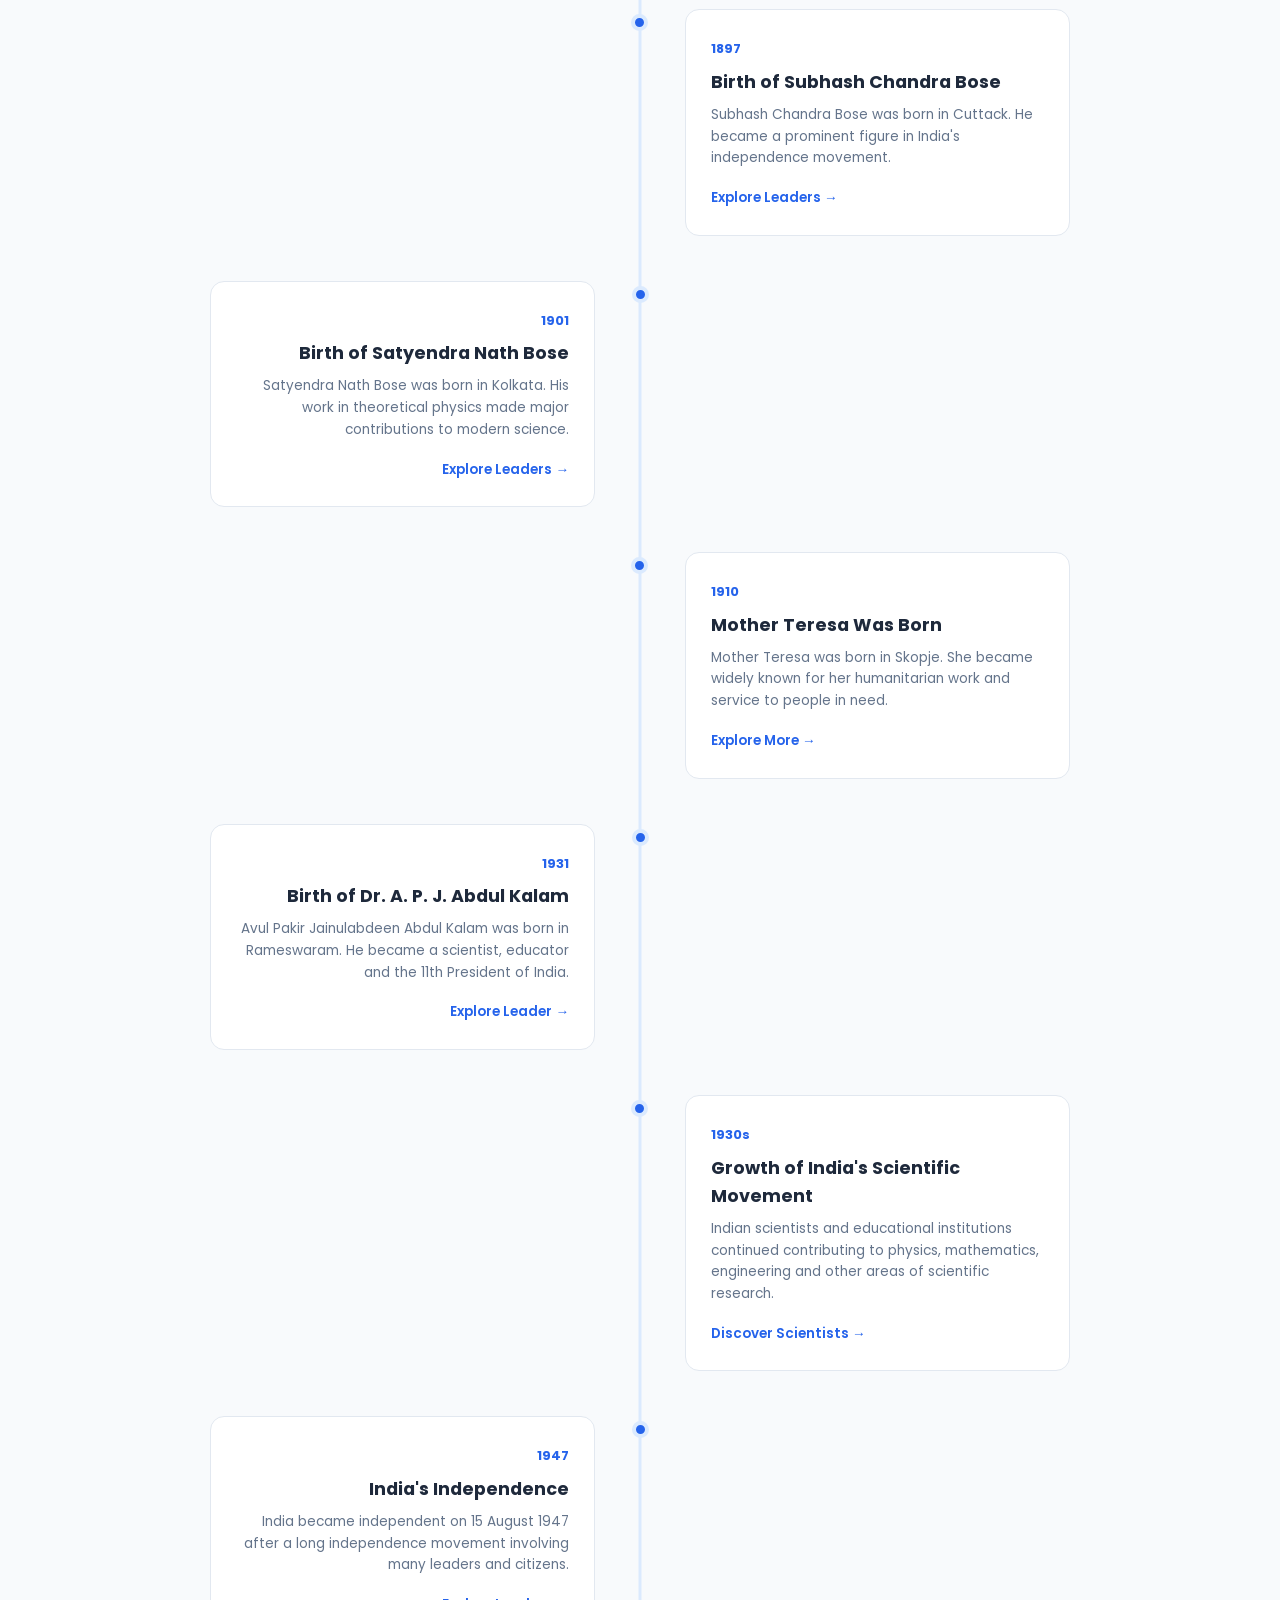
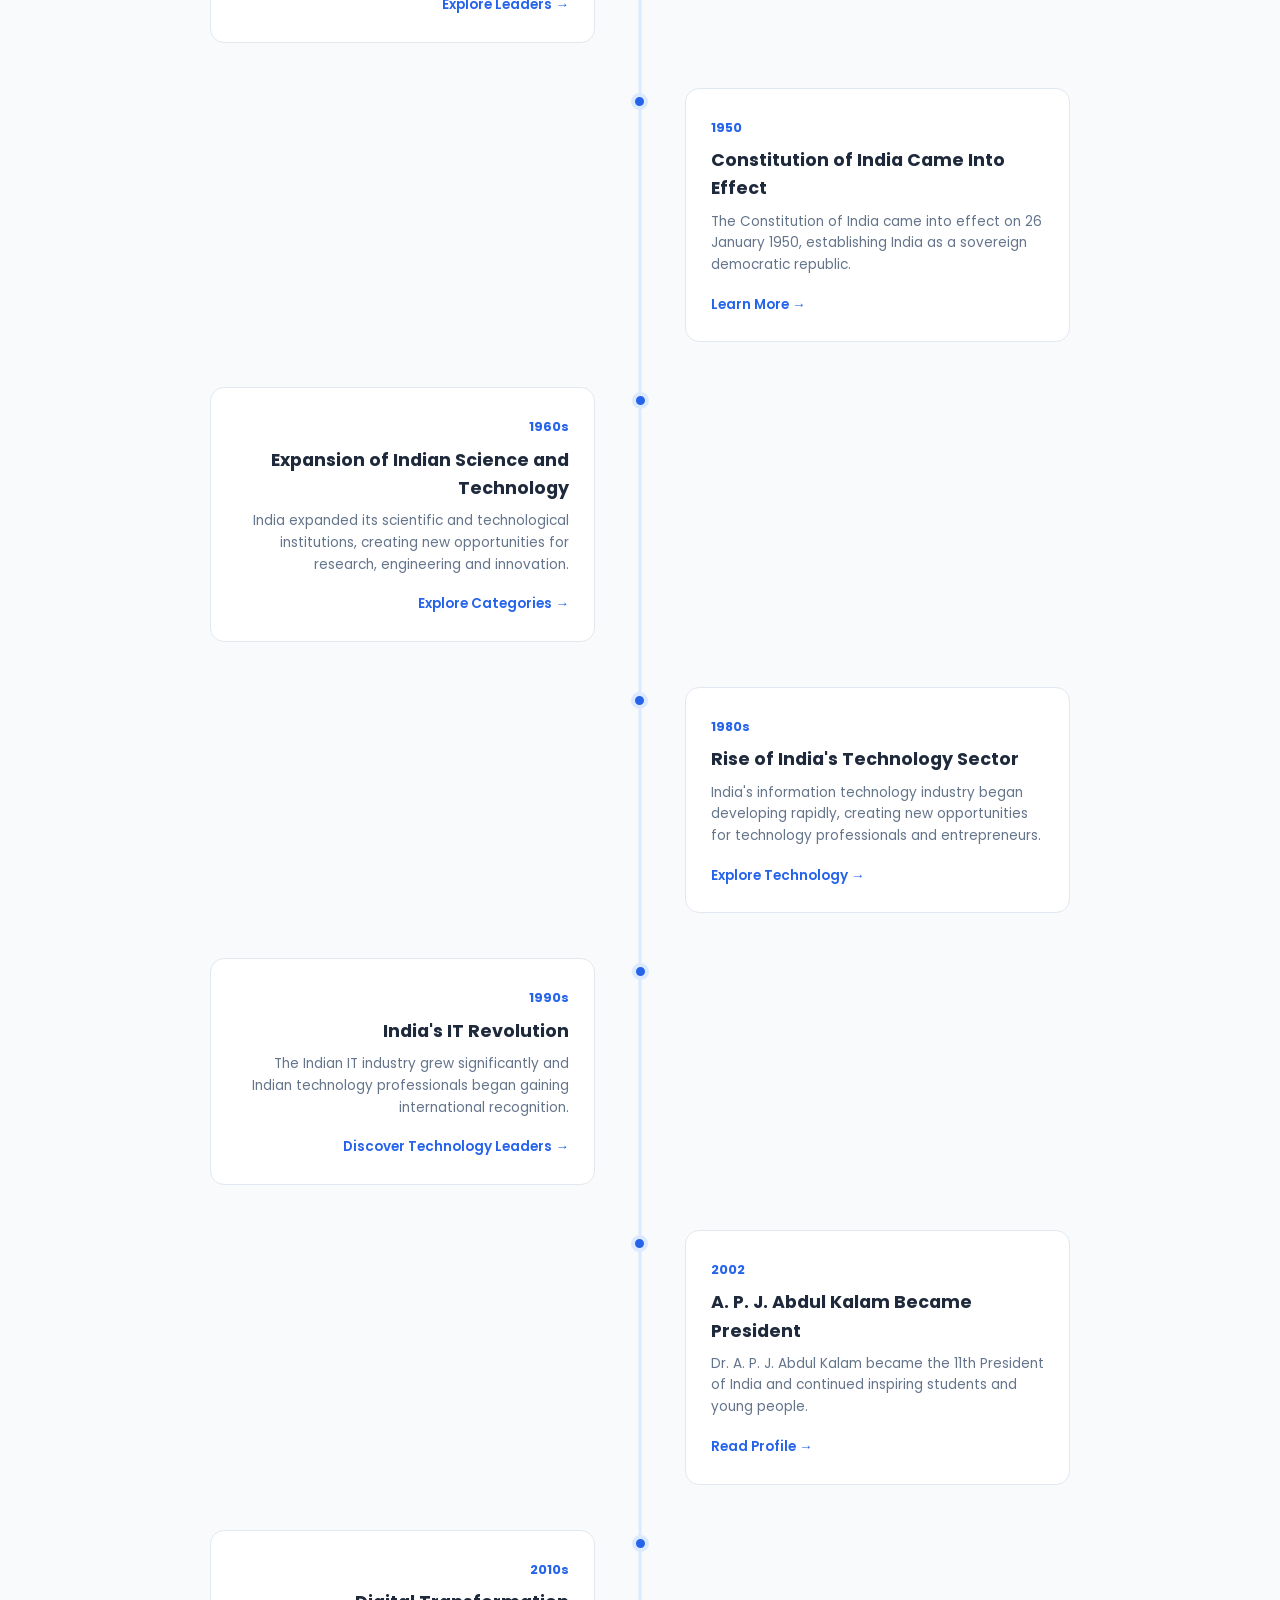
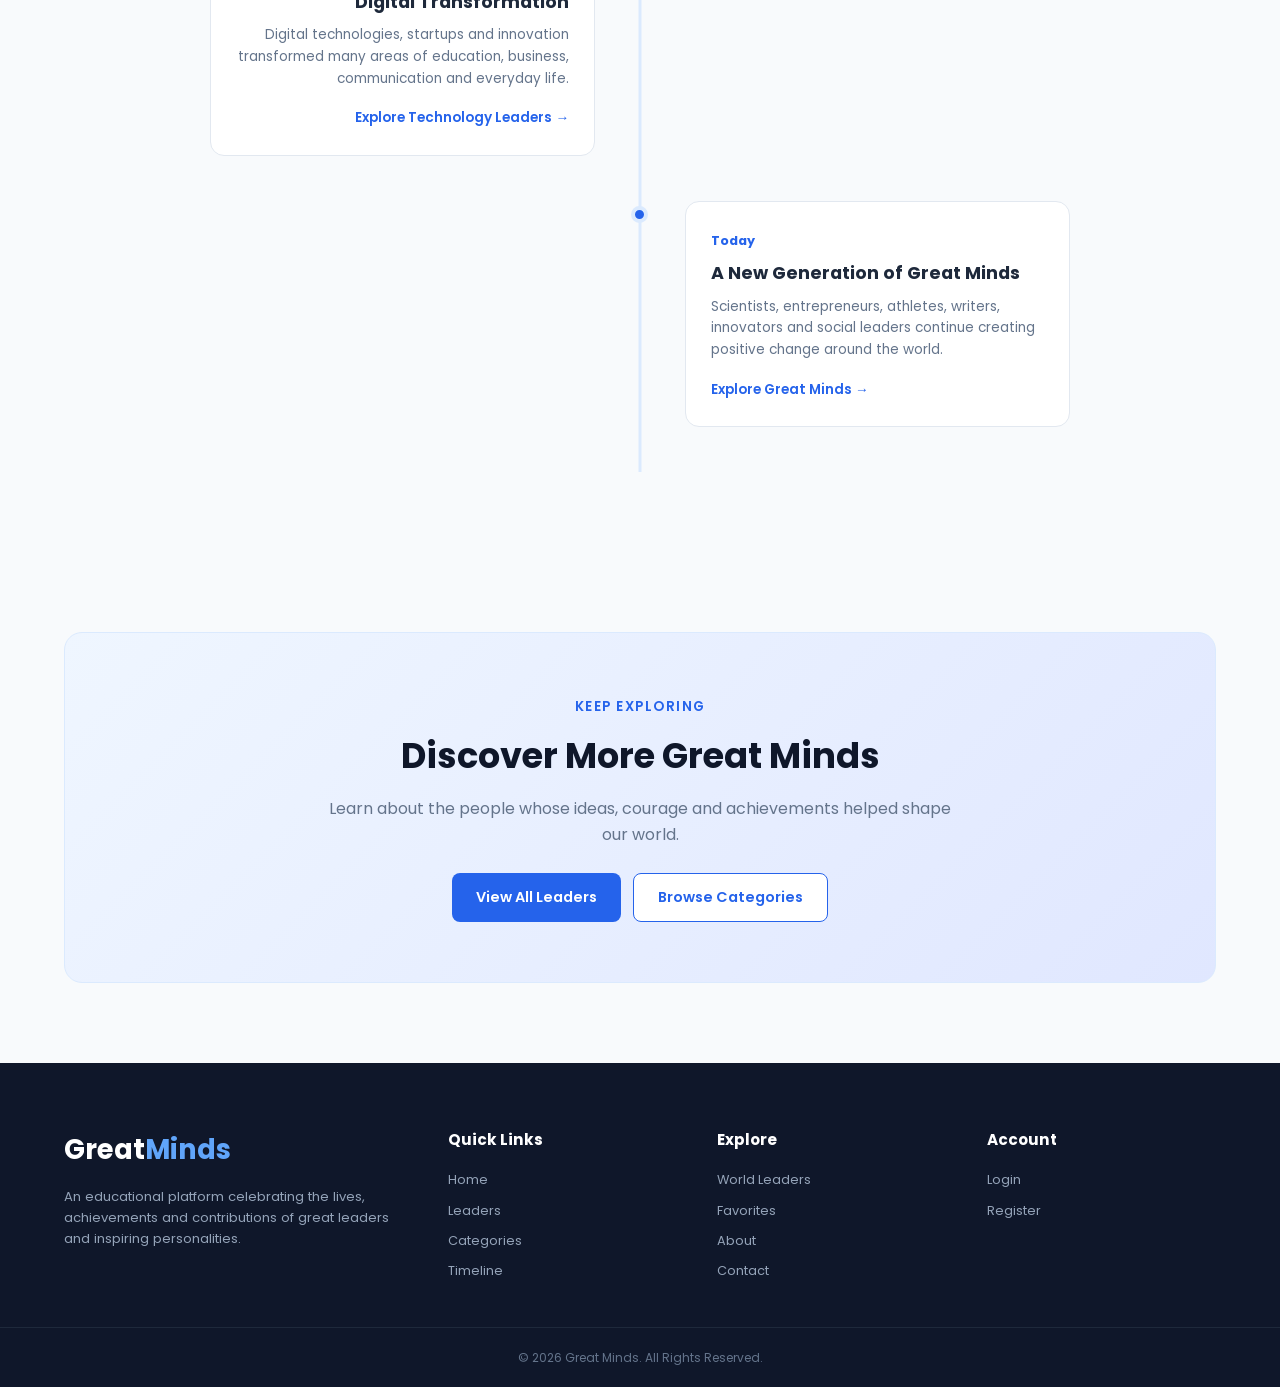
<file: timeline.html>
<!DOCTYPE html>
<html lang="en">
<head>
    <meta charset="UTF-8">
    <meta name="viewport" content="width=device-width, initial-scale=1.0">

    <title>Timeline | Great Minds</title>

    <!-- Google Font -->
    <link rel="preconnect" href="https://fonts.googleapis.com">
    <link rel="preconnect" href="https://fonts.gstatic.com" crossorigin>

    <link
        href="https://fonts.googleapis.com/css2?family=Poppins:wght@300;400;500;600;700&display=swap"
        rel="stylesheet"
    >

    <!-- CSS -->
    <link rel="stylesheet" href="style.css">
</head>

<body>

    <!-- ================= NAVBAR ================= -->
    <header class="navbar">

        <div class="container nav-container">

            <a href="index.html" class="logo">
                Great<span>Minds</span>
            </a>

            <nav class="nav-menu">

                <a href="index.html">Home</a>

                <a href="leaders.html">Leaders</a>

                <a href="categories.html">Categories</a>

                <a href="timeline.html" class="active">
                    Timeline
                </a>

                <a href="world-leaders.html">
                    World Leaders
                </a>

                <a href="favorites.html">
                    Favorites
                </a>

                <a href="about.html">
                    About
                </a>

                <a href="contact.html">
                    Contact
                </a>

            </nav>

        </div>

    </header>


    <!-- ================= PAGE HERO ================= -->
    <section class="page-hero">

        <div class="container">

            <span class="page-badge">
                History Through Time
            </span>

            <h1>Great Minds Timeline</h1>

            <p>
                Explore important moments, achievements and
                contributions of inspiring personalities through history.
            </p>

        </div>

    </section>


    <!-- ================= INTRO ================= -->
    <section class="timeline-intro">

        <div class="container">

            <div class="section-heading center">

                <span class="section-label">
                    Journey Through History
                </span>

                <h2>
                    Moments That Changed The World
                </h2>

                <p>
                    Discover the lives and achievements of great
                    personalities across different periods of history.
                </p>

            </div>

        </div>

    </section>


    <!-- ================= TIMELINE ================= -->
    <section class="timeline-section">

        <div class="container">

            <div class="timeline">


                <!-- 1869 -->
                <div class="timeline-item">

                    <div class="timeline-dot"></div>

                    <div class="timeline-content">

                        <span class="timeline-year">
                            1869
                        </span>

                        <h3>
                            Birth of Mahatma Gandhi
                        </h3>

                        <p>
                            Mohandas Karamchand Gandhi was born in
                            Porbandar, India. He later became one of
                            the most influential leaders of India's
                            independence movement.
                        </p>

                        <a
                            href="leader-details.html"
                            class="card-link"
                        >
                            Explore Leader →
                        </a>

                    </div>

                </div>


                <!-- 1873 -->
                <div class="timeline-item">

                    <div class="timeline-dot"></div>

                    <div class="timeline-content">

                        <span class="timeline-year">
                            1873
                        </span>

                        <h3>
                            Birth of Sardar Vallabhbhai Patel
                        </h3>

                        <p>
                            Vallabhbhai Patel was born in Gujarat.
                            He later became an important leader in
                            India's freedom struggle and national
                            integration.
                        </p>

                        <a
                            href="leaders.html"
                            class="card-link"
                        >
                            Explore Leaders →
                        </a>

                    </div>

                </div>


                <!-- 1891 -->
                <div class="timeline-item">

                    <div class="timeline-dot"></div>

                    <div class="timeline-content">

                        <span class="timeline-year">
                            1891
                        </span>

                        <h3>
                            Birth of Dr. B. R. Ambedkar
                        </h3>

                        <p>
                            Bhimrao Ramji Ambedkar was born in
                            Mhow. He became a jurist, economist,
                            social reformer and a key architect
                            of India's Constitution.
                        </p>

                        <a
                            href="leader-details.html"
                            class="card-link"
                        >
                            Explore Leader →
                        </a>

                    </div>

                </div>


                <!-- 1897 -->
                <div class="timeline-item">

                    <div class="timeline-dot"></div>

                    <div class="timeline-content">

                        <span class="timeline-year">
                            1897
                        </span>

                        <h3>
                            Birth of Subhash Chandra Bose
                        </h3>

                        <p>
                            Subhash Chandra Bose was born in
                            Cuttack. He became a prominent figure
                            in India's independence movement.
                        </p>

                        <a
                            href="leaders.html"
                            class="card-link"
                        >
                            Explore Leaders →
                        </a>

                    </div>

                </div>


                <!-- 1901 -->
                <div class="timeline-item">

                    <div class="timeline-dot"></div>

                    <div class="timeline-content">

                        <span class="timeline-year">
                            1901
                        </span>

                        <h3>
                            Birth of Satyendra Nath Bose
                        </h3>

                        <p>
                            Satyendra Nath Bose was born in Kolkata.
                            His work in theoretical physics made
                            major contributions to modern science.
                        </p>

                        <a
                            href="leaders.html"
                            class="card-link"
                        >
                            Explore Leaders →
                        </a>

                    </div>

                </div>


                <!-- 1910 -->
                <div class="timeline-item">

                    <div class="timeline-dot"></div>

                    <div class="timeline-content">

                        <span class="timeline-year">
                            1910
                        </span>

                        <h3>
                            Mother Teresa Was Born
                        </h3>

                        <p>
                            Mother Teresa was born in Skopje.
                            She became widely known for her
                            humanitarian work and service to
                            people in need.
                        </p>

                        <a
                            href="world-leaders.html"
                            class="card-link"
                        >
                            Explore More →
                        </a>

                    </div>

                </div>


                <!-- 1931 -->
                <div class="timeline-item">

                    <div class="timeline-dot"></div>

                    <div class="timeline-content">

                        <span class="timeline-year">
                            1931
                        </span>

                        <h3>
                            Birth of Dr. A. P. J. Abdul Kalam
                        </h3>

                        <p>
                            Avul Pakir Jainulabdeen Abdul Kalam was
                            born in Rameswaram. He became a scientist,
                            educator and the 11th President of India.
                        </p>

                        <a
                            href="leader-details.html"
                            class="card-link"
                        >
                            Explore Leader →
                        </a>

                    </div>

                </div>


                <!-- 1930s -->
                <div class="timeline-item">

                    <div class="timeline-dot"></div>

                    <div class="timeline-content">

                        <span class="timeline-year">
                            1930s
                        </span>

                        <h3>
                            Growth of India's Scientific Movement
                        </h3>

                        <p>
                            Indian scientists and educational
                            institutions continued contributing
                            to physics, mathematics, engineering
                            and other areas of scientific research.
                        </p>

                        <a
                            href="leaders.html"
                            class="card-link"
                        >
                            Discover Scientists →
                        </a>

                    </div>

                </div>


                <!-- 1947 -->
                <div class="timeline-item">

                    <div class="timeline-dot"></div>

                    <div class="timeline-content">

                        <span class="timeline-year">
                            1947
                        </span>

                        <h3>
                            India's Independence
                        </h3>

                        <p>
                            India became independent on
                            15 August 1947 after a long
                            independence movement involving
                            many leaders and citizens.
                        </p>

                        <a
                            href="leaders.html"
                            class="card-link"
                        >
                            Explore Leaders →
                        </a>

                    </div>

                </div>


                <!-- 1950 -->
                <div class="timeline-item">

                    <div class="timeline-dot"></div>

                    <div class="timeline-content">

                        <span class="timeline-year">
                            1950
                        </span>

                        <h3>
                            Constitution of India Came Into Effect
                        </h3>

                        <p>
                            The Constitution of India came into
                            effect on 26 January 1950, establishing
                            India as a sovereign democratic republic.
                        </p>

                        <a
                            href="leaders.html"
                            class="card-link"
                        >
                            Learn More →
                        </a>

                    </div>

                </div>


                <!-- 1960 -->
                <div class="timeline-item">

                    <div class="timeline-dot"></div>

                    <div class="timeline-content">

                        <span class="timeline-year">
                            1960s
                        </span>

                        <h3>
                            Expansion of Indian Science and Technology
                        </h3>

                        <p>
                            India expanded its scientific and
                            technological institutions, creating
                            new opportunities for research,
                            engineering and innovation.
                        </p>

                        <a
                            href="categories.html"
                            class="card-link"
                        >
                            Explore Categories →
                        </a>

                    </div>

                </div>


                <!-- 1980 -->
                <div class="timeline-item">

                    <div class="timeline-dot"></div>

                    <div class="timeline-content">

                        <span class="timeline-year">
                            1980s
                        </span>

                        <h3>
                            Rise of India's Technology Sector
                        </h3>

                        <p>
                            India's information technology industry
                            began developing rapidly, creating new
                            opportunities for technology professionals
                            and entrepreneurs.
                        </p>

                        <a
                            href="categories.html"
                            class="card-link"
                        >
                            Explore Technology →
                        </a>

                    </div>

                </div>


                <!-- 1990s -->
                <div class="timeline-item">

                    <div class="timeline-dot"></div>

                    <div class="timeline-content">

                        <span class="timeline-year">
                            1990s
                        </span>

                        <h3>
                            India's IT Revolution
                        </h3>

                        <p>
                            The Indian IT industry grew significantly
                            and Indian technology professionals began
                            gaining international recognition.
                        </p>

                        <a
                            href="leaders.html"
                            class="card-link"
                        >
                            Discover Technology Leaders →
                        </a>

                    </div>

                </div>


                <!-- 2002 -->
                <div class="timeline-item">

                    <div class="timeline-dot"></div>

                    <div class="timeline-content">

                        <span class="timeline-year">
                            2002
                        </span>

                        <h3>
                            A. P. J. Abdul Kalam Became President
                        </h3>

                        <p>
                            Dr. A. P. J. Abdul Kalam became the
                            11th President of India and continued
                            inspiring students and young people.
                        </p>

                        <a
                            href="leader-details.html"
                            class="card-link"
                        >
                            Read Profile →
                        </a>

                    </div>

                </div>


                <!-- 2010s -->
                <div class="timeline-item">

                    <div class="timeline-dot"></div>

                    <div class="timeline-content">

                        <span class="timeline-year">
                            2010s
                        </span>

                        <h3>
                            Digital Transformation
                        </h3>

                        <p>
                            Digital technologies, startups and
                            innovation transformed many areas of
                            education, business, communication and
                            everyday life.
                        </p>

                        <a
                            href="categories.html"
                            class="card-link"
                        >
                            Explore Technology Leaders →
                        </a>

                    </div>

                </div>


                <!-- TODAY -->
                <div class="timeline-item">

                    <div class="timeline-dot"></div>

                    <div class="timeline-content">

                        <span class="timeline-year">
                            Today
                        </span>

                        <h3>
                            A New Generation of Great Minds
                        </h3>

                        <p>
                            Scientists, entrepreneurs, athletes,
                            writers, innovators and social leaders
                            continue creating positive change around
                            the world.
                        </p>

                        <a
                            href="leaders.html"
                            class="card-link"
                        >
                            Explore Great Minds →
                        </a>

                    </div>

                </div>


            </div>

        </div>

    </section>


    <!-- ================= CTA ================= -->
    <section class="cta-section">

        <div class="container">

            <div class="cta-box">

                <span class="section-label">
                    Keep Exploring
                </span>

                <h2>
                    Discover More Great Minds
                </h2>

                <p>
                    Learn about the people whose ideas,
                    courage and achievements helped shape
                    our world.
                </p>

                <div class="cta-actions">

                    <a
                        href="leaders.html"
                        class="primary-btn"
                    >
                        View All Leaders
                    </a>

                    <a
                        href="categories.html"
                        class="secondary-btn"
                    >
                        Browse Categories
                    </a>

                </div>

            </div>

        </div>

    </section>


    <!-- ================= FOOTER ================= -->
    <footer class="footer">

        <div class="container footer-grid">


            <div class="footer-about">

                <a href="index.html" class="logo">
                    Great<span>Minds</span>
                </a>

                <p>
                    An educational platform celebrating the lives,
                    achievements and contributions of great leaders
                    and inspiring personalities.
                </p>

            </div>


            <div class="footer-links">

                <h3>
                    Quick Links
                </h3>

                <a href="index.html">
                    Home
                </a>

                <a href="leaders.html">
                    Leaders
                </a>

                <a href="categories.html">
                    Categories
                </a>

                <a href="timeline.html">
                    Timeline
                </a>

            </div>


            <div class="footer-links">

                <h3>
                    Explore
                </h3>

                <a href="world-leaders.html">
                    World Leaders
                </a>

                <a href="favorites.html">
                    Favorites
                </a>

                <a href="about.html">
                    About
                </a>

                <a href="contact.html">
                    Contact
                </a>

            </div>


            <div class="footer-links">

                <h3>
                    Account
                </h3>

                <a href="login.html">
                    Login
                </a>

                <a href="register.html">
                    Register
                </a>

            </div>

        </div>


        <div class="footer-bottom">

            <div class="container">

                <p>
                    © 2026 Great Minds. All Rights Reserved.
                </p>

            </div>

        </div>

    </footer>


    <!-- JavaScript -->
    <script src="script.js"></script>

</body>
</html>
</file>
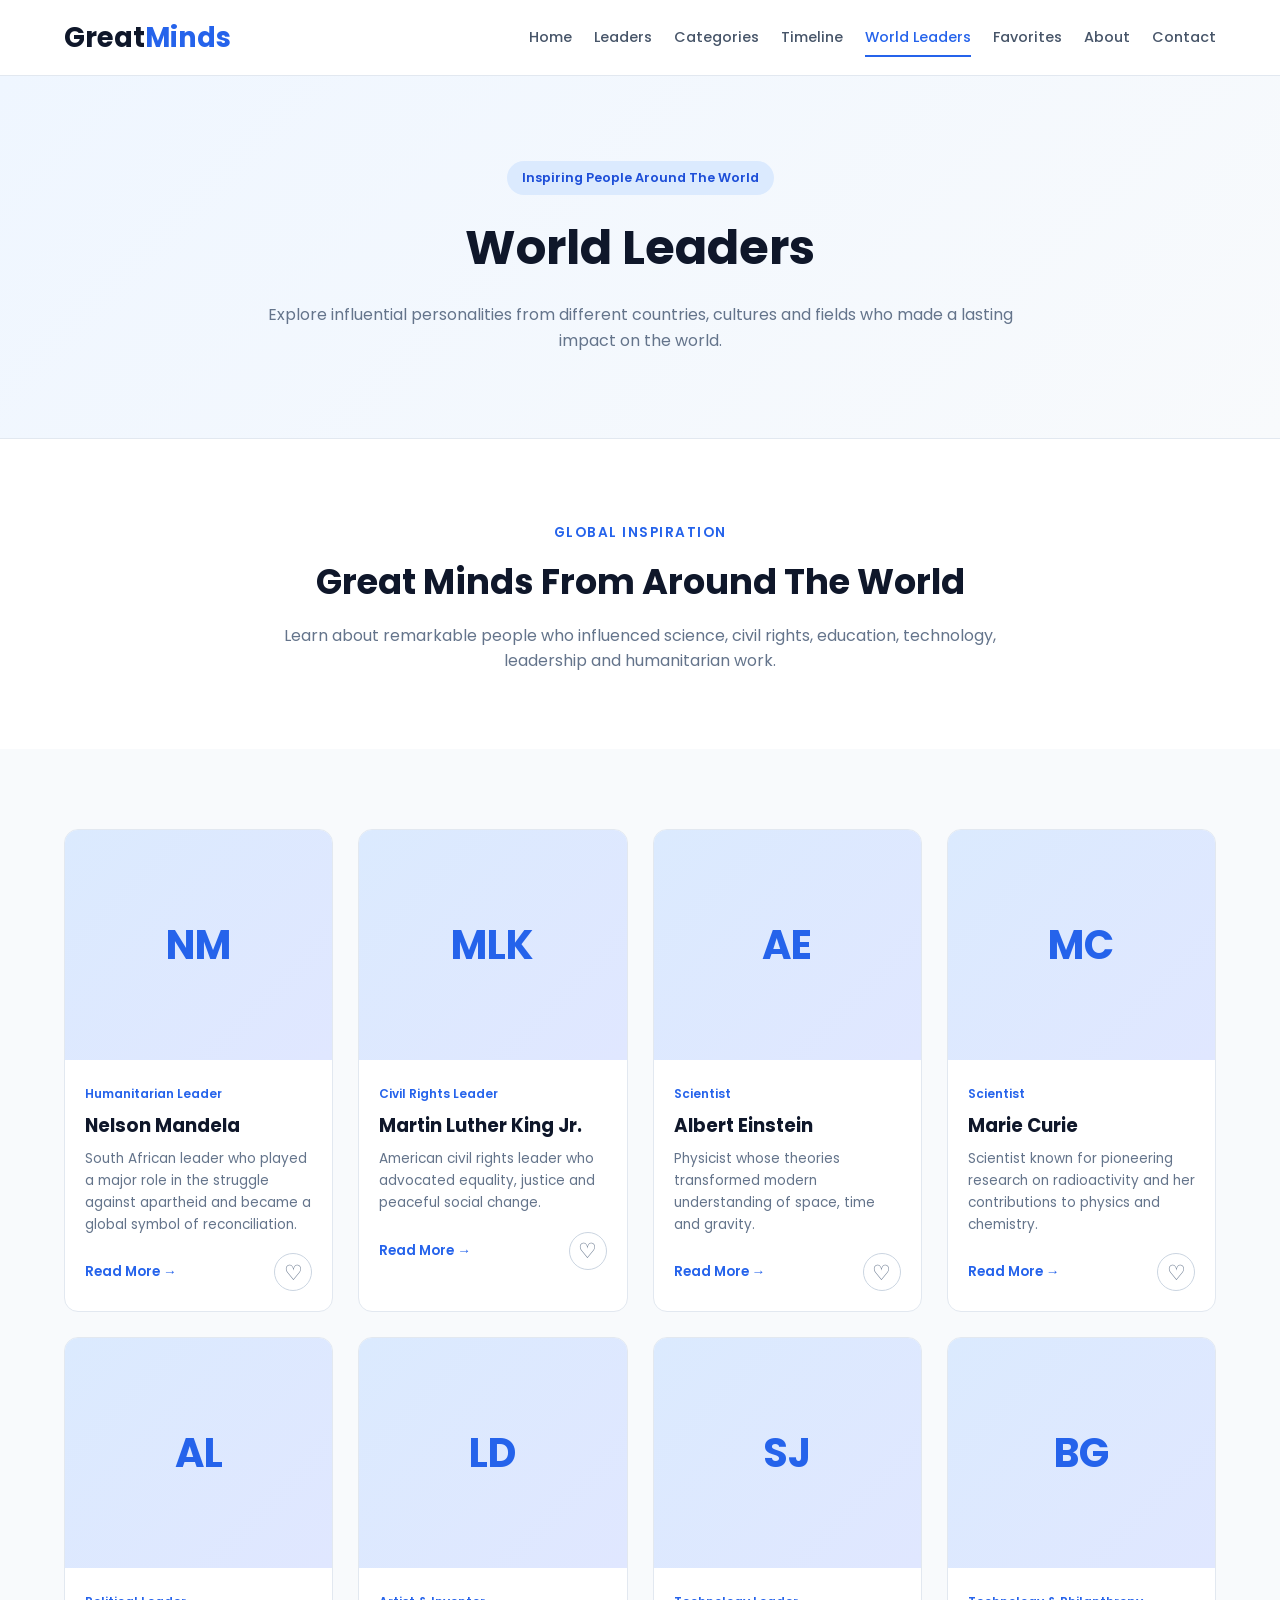
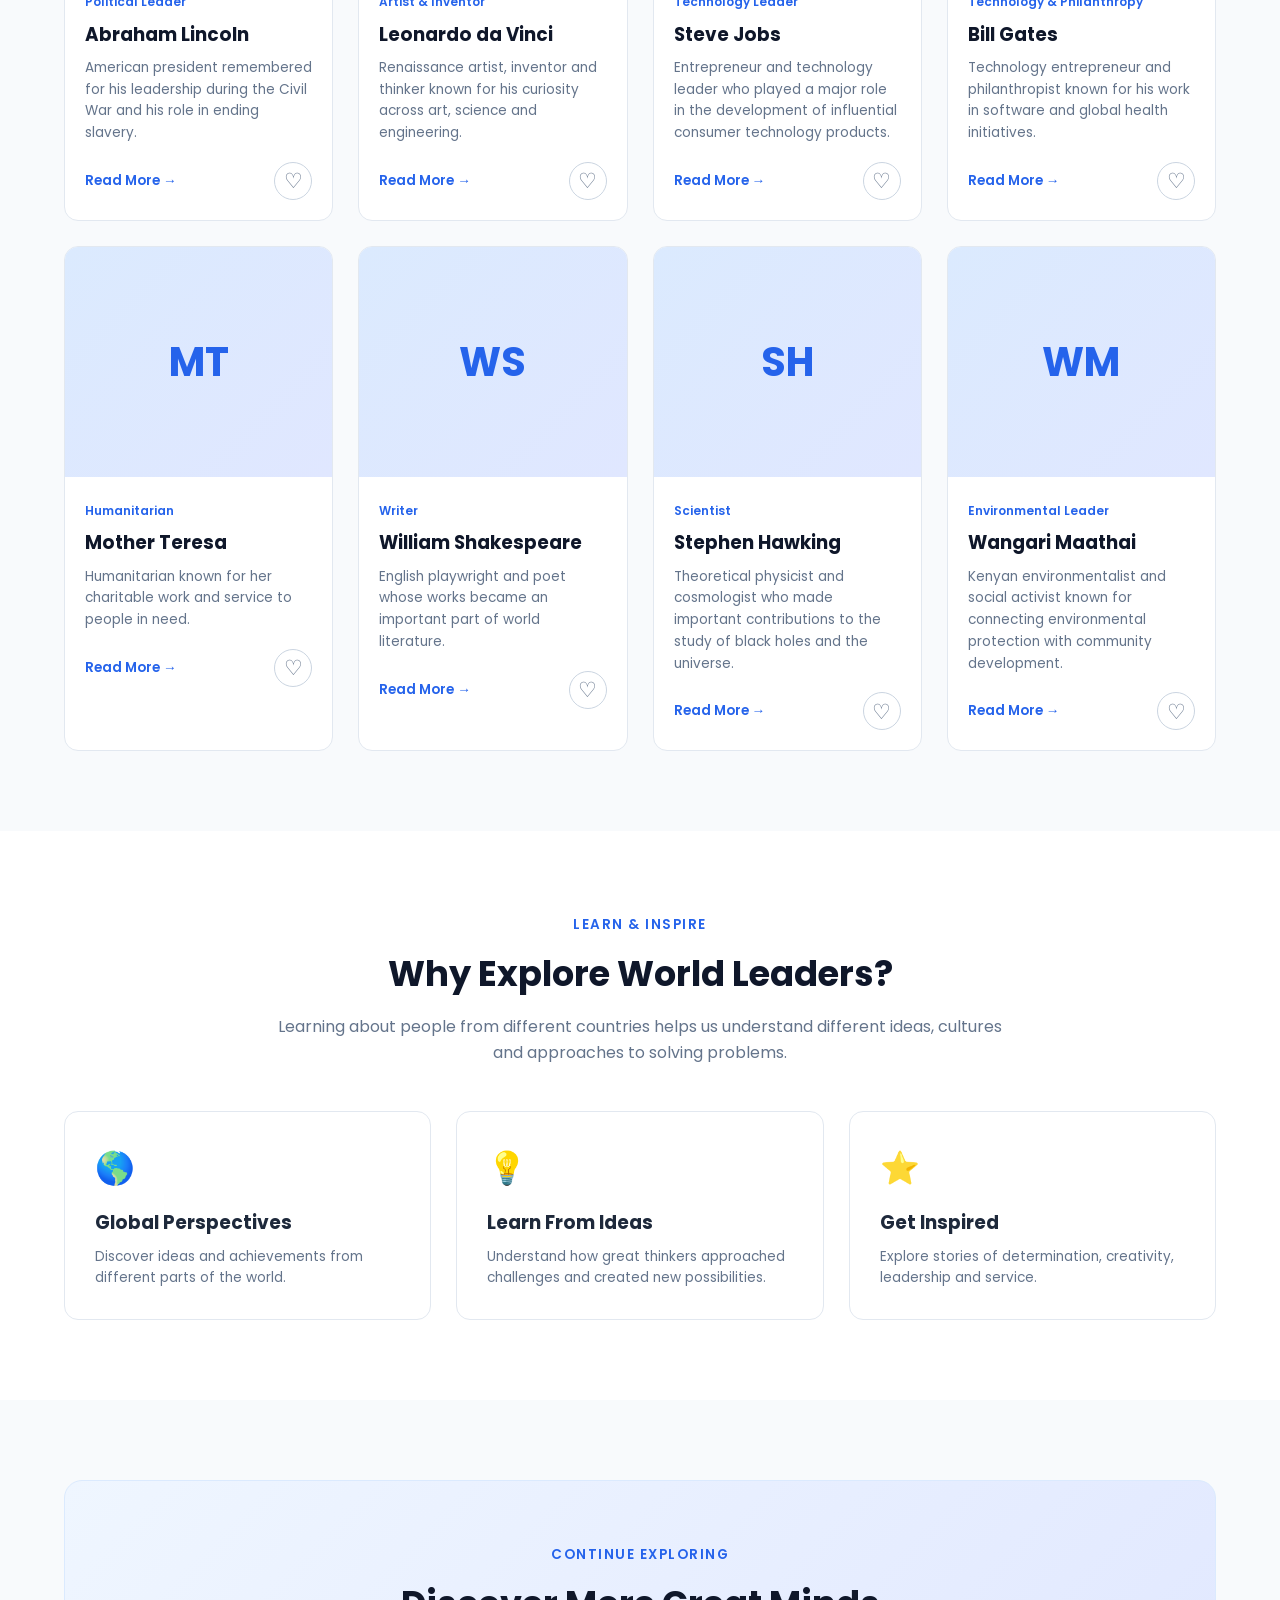
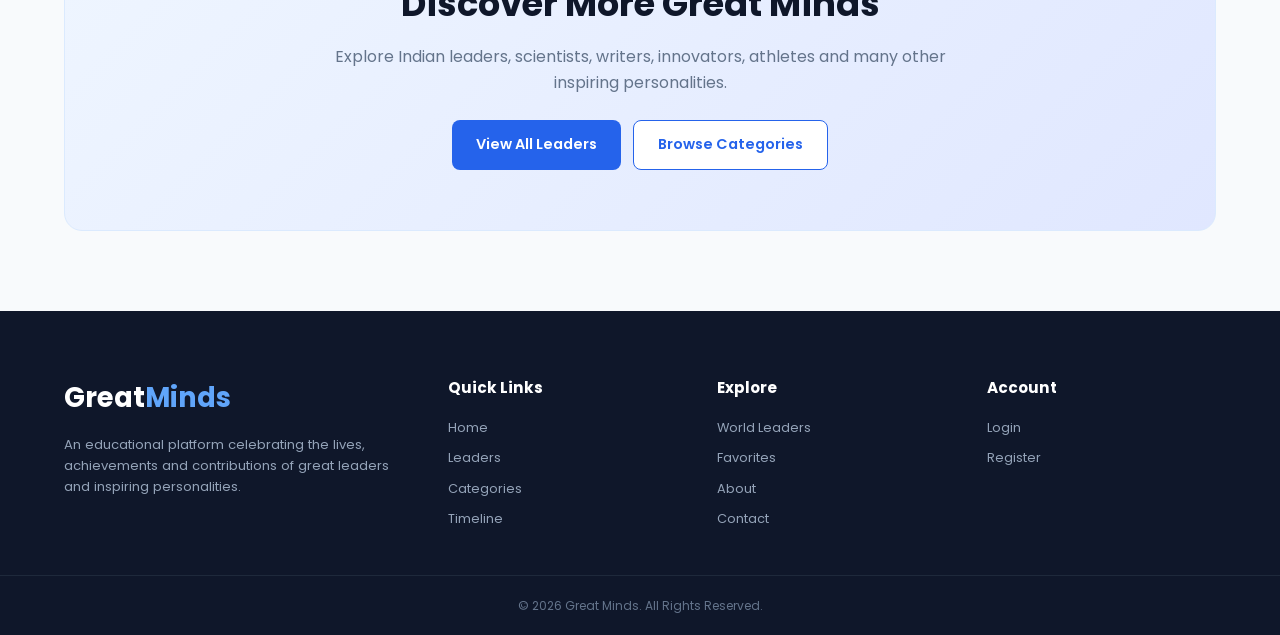
<file: world-leaders.html>
<!DOCTYPE html>
<html lang="en">
<head>
    <meta charset="UTF-8">
    <meta name="viewport" content="width=device-width, initial-scale=1.0">

    <title>World Leaders | Great Minds</title>

    <!-- Google Font -->
    <link rel="preconnect" href="https://fonts.googleapis.com">
    <link rel="preconnect" href="https://fonts.gstatic.com" crossorigin>

    <link
        href="https://fonts.googleapis.com/css2?family=Poppins:wght@300;400;500;600;700&display=swap"
        rel="stylesheet"
    >

    <!-- CSS -->
    <link rel="stylesheet" href="style.css">
</head>

<body>

    <!-- ================= NAVBAR ================= -->
    <header class="navbar">

        <div class="container nav-container">

            <a href="index.html" class="logo">
                Great<span>Minds</span>
            </a>

            <nav class="nav-menu">

                <a href="index.html">Home</a>

                <a href="leaders.html">Leaders</a>

                <a href="categories.html">Categories</a>

                <a href="timeline.html">Timeline</a>

                <a href="world-leaders.html" class="active">
                    World Leaders
                </a>

                <a href="favorites.html">
                    Favorites
                </a>

                <a href="about.html">
                    About
                </a>

                <a href="contact.html">
                    Contact
                </a>

            </nav>

        </div>

    </header>


    <!-- ================= PAGE HERO ================= -->
    <section class="page-hero">

        <div class="container">

            <span class="page-badge">
                Inspiring People Around The World
            </span>

            <h1>World Leaders</h1>

            <p>
                Explore influential personalities from different
                countries, cultures and fields who made a lasting
                impact on the world.
            </p>

        </div>

    </section>


    <!-- ================= INTRO ================= -->
    <section class="world-intro">

        <div class="container">

            <div class="section-heading center">

                <span class="section-label">
                    Global Inspiration
                </span>

                <h2>
                    Great Minds From Around The World
                </h2>

                <p>
                    Learn about remarkable people who influenced
                    science, civil rights, education, technology,
                    leadership and humanitarian work.
                </p>

            </div>

        </div>

    </section>


    <!-- ================= WORLD LEADERS ================= -->
    <section class="leaders-section">

        <div class="container">

            <div class="leaders-grid">


                <!-- NELSON MANDELA -->
                <article class="leader-card">

                    <div class="leader-card-image leader-placeholder">
                        <span>NM</span>
                    </div>

                    <div class="leader-card-content">

                        <span class="leader-category">
                            Humanitarian Leader
                        </span>

                        <h3>
                            Nelson Mandela
                        </h3>

                        <p>
                            South African leader who played a major
                            role in the struggle against apartheid
                            and became a global symbol of reconciliation.
                        </p>

                        <div class="leader-card-footer">

                            <a
                                href="leader-details.html"
                                class="card-link"
                            >
                                Read More →
                            </a>

                            <button
                                type="button"
                                class="favorite-icon"
                                data-leader="Nelson Mandela"
                                aria-label="Add Nelson Mandela to favorites"
                            >
                                ♡
                            </button>

                        </div>

                    </div>

                </article>


                <!-- MARTIN LUTHER KING JR -->
                <article class="leader-card">

                    <div class="leader-card-image leader-placeholder">
                        <span>MLK</span>
                    </div>

                    <div class="leader-card-content">

                        <span class="leader-category">
                            Civil Rights Leader
                        </span>

                        <h3>
                            Martin Luther King Jr.
                        </h3>

                        <p>
                            American civil rights leader who advocated
                            equality, justice and peaceful social change.
                        </p>

                        <div class="leader-card-footer">

                            <a
                                href="leader-details.html"
                                class="card-link"
                            >
                                Read More →
                            </a>

                            <button
                                type="button"
                                class="favorite-icon"
                                data-leader="Martin Luther King Jr."
                                aria-label="Add Martin Luther King Jr. to favorites"
                            >
                                ♡
                            </button>

                        </div>

                    </div>

                </article>


                <!-- ALBERT EINSTEIN -->
                <article class="leader-card">

                    <div class="leader-card-image leader-placeholder">
                        <span>AE</span>
                    </div>

                    <div class="leader-card-content">

                        <span class="leader-category">
                            Scientist
                        </span>

                        <h3>
                            Albert Einstein
                        </h3>

                        <p>
                            Physicist whose theories transformed
                            modern understanding of space, time
                            and gravity.
                        </p>

                        <div class="leader-card-footer">

                            <a
                                href="leader-details.html"
                                class="card-link"
                            >
                                Read More →
                            </a>

                            <button
                                type="button"
                                class="favorite-icon"
                                data-leader="Albert Einstein"
                                aria-label="Add Albert Einstein to favorites"
                            >
                                ♡
                            </button>

                        </div>

                    </div>

                </article>


                <!-- MARIE CURIE -->
                <article class="leader-card">

                    <div class="leader-card-image leader-placeholder">
                        <span>MC</span>
                    </div>

                    <div class="leader-card-content">

                        <span class="leader-category">
                            Scientist
                        </span>

                        <h3>
                            Marie Curie
                        </h3>

                        <p>
                            Scientist known for pioneering research
                            on radioactivity and her contributions
                            to physics and chemistry.
                        </p>

                        <div class="leader-card-footer">

                            <a
                                href="leader-details.html"
                                class="card-link"
                            >
                                Read More →
                            </a>

                            <button
                                type="button"
                                class="favorite-icon"
                                data-leader="Marie Curie"
                                aria-label="Add Marie Curie to favorites"
                            >
                                ♡
                            </button>

                        </div>

                    </div>

                </article>


                <!-- ABRAHAM LINCOLN -->
                <article class="leader-card">

                    <div class="leader-card-image leader-placeholder">
                        <span>AL</span>
                    </div>

                    <div class="leader-card-content">

                        <span class="leader-category">
                            Political Leader
                        </span>

                        <h3>
                            Abraham Lincoln
                        </h3>

                        <p>
                            American president remembered for his
                            leadership during the Civil War and
                            his role in ending slavery.
                        </p>

                        <div class="leader-card-footer">

                            <a
                                href="leader-details.html"
                                class="card-link"
                            >
                                Read More →
                            </a>

                            <button
                                type="button"
                                class="favorite-icon"
                                data-leader="Abraham Lincoln"
                                aria-label="Add Abraham Lincoln to favorites"
                            >
                                ♡
                            </button>

                        </div>

                    </div>

                </article>


                <!-- LEONARDO DA VINCI -->
                <article class="leader-card">

                    <div class="leader-card-image leader-placeholder">
                        <span>LD</span>
                    </div>

                    <div class="leader-card-content">

                        <span class="leader-category">
                            Artist & Inventor
                        </span>

                        <h3>
                            Leonardo da Vinci
                        </h3>

                        <p>
                            Renaissance artist, inventor and thinker
                            known for his curiosity across art,
                            science and engineering.
                        </p>

                        <div class="leader-card-footer">

                            <a
                                href="leader-details.html"
                                class="card-link"
                            >
                                Read More →
                            </a>

                            <button
                                type="button"
                                class="favorite-icon"
                                data-leader="Leonardo da Vinci"
                                aria-label="Add Leonardo da Vinci to favorites"
                            >
                                ♡
                            </button>

                        </div>

                    </div>

                </article>


                <!-- STEVE JOBS -->
                <article class="leader-card">

                    <div class="leader-card-image leader-placeholder">
                        <span>SJ</span>
                    </div>

                    <div class="leader-card-content">

                        <span class="leader-category">
                            Technology Leader
                        </span>

                        <h3>
                            Steve Jobs
                        </h3>

                        <p>
                            Entrepreneur and technology leader
                            who played a major role in the development
                            of influential consumer technology products.
                        </p>

                        <div class="leader-card-footer">

                            <a
                                href="leader-details.html"
                                class="card-link"
                            >
                                Read More →
                            </a>

                            <button
                                type="button"
                                class="favorite-icon"
                                data-leader="Steve Jobs"
                                aria-label="Add Steve Jobs to favorites"
                            >
                                ♡
                            </button>

                        </div>

                    </div>

                </article>


                <!-- BILL GATES -->
                <article class="leader-card">

                    <div class="leader-card-image leader-placeholder">
                        <span>BG</span>
                    </div>

                    <div class="leader-card-content">

                        <span class="leader-category">
                            Technology & Philanthropy
                        </span>

                        <h3>
                            Bill Gates
                        </h3>

                        <p>
                            Technology entrepreneur and philanthropist
                            known for his work in software and global
                            health initiatives.
                        </p>

                        <div class="leader-card-footer">

                            <a
                                href="leader-details.html"
                                class="card-link"
                            >
                                Read More →
                            </a>

                            <button
                                type="button"
                                class="favorite-icon"
                                data-leader="Bill Gates"
                                aria-label="Add Bill Gates to favorites"
                            >
                                ♡
                            </button>

                        </div>

                    </div>

                </article>


                <!-- MOTHER TERESA -->
                <article class="leader-card">

                    <div class="leader-card-image leader-placeholder">
                        <span>MT</span>
                    </div>

                    <div class="leader-card-content">

                        <span class="leader-category">
                            Humanitarian
                        </span>

                        <h3>
                            Mother Teresa
                        </h3>

                        <p>
                            Humanitarian known for her charitable
                            work and service to people in need.
                        </p>

                        <div class="leader-card-footer">

                            <a
                                href="leader-details.html"
                                class="card-link"
                            >
                                Read More →
                            </a>

                            <button
                                type="button"
                                class="favorite-icon"
                                data-leader="Mother Teresa"
                                aria-label="Add Mother Teresa to favorites"
                            >
                                ♡
                            </button>

                        </div>

                    </div>

                </article>


                <!-- WILLIAM SHAKESPEARE -->
                <article class="leader-card">

                    <div class="leader-card-image leader-placeholder">
                        <span>WS</span>
                    </div>

                    <div class="leader-card-content">

                        <span class="leader-category">
                            Writer
                        </span>

                        <h3>
                            William Shakespeare
                        </h3>

                        <p>
                            English playwright and poet whose works
                            became an important part of world literature.
                        </p>

                        <div class="leader-card-footer">

                            <a
                                href="leader-details.html"
                                class="card-link"
                            >
                                Read More →
                            </a>

                            <button
                                type="button"
                                class="favorite-icon"
                                data-leader="William Shakespeare"
                                aria-label="Add William Shakespeare to favorites"
                            >
                                ♡
                            </button>

                        </div>

                    </div>

                </article>


                <!-- STEPHEN HAWKING -->
                <article class="leader-card">

                    <div class="leader-card-image leader-placeholder">
                        <span>SH</span>
                    </div>

                    <div class="leader-card-content">

                        <span class="leader-category">
                            Scientist
                        </span>

                        <h3>
                            Stephen Hawking
                        </h3>

                        <p>
                            Theoretical physicist and cosmologist
                            who made important contributions to the
                            study of black holes and the universe.
                        </p>

                        <div class="leader-card-footer">

                            <a
                                href="leader-details.html"
                                class="card-link"
                            >
                                Read More →
                            </a>

                            <button
                                type="button"
                                class="favorite-icon"
                                data-leader="Stephen Hawking"
                                aria-label="Add Stephen Hawking to favorites"
                            >
                                ♡
                            </button>

                        </div>

                    </div>

                </article>


                <!-- WANGARI MAATHAI -->
                <article class="leader-card">

                    <div class="leader-card-image leader-placeholder">
                        <span>WM</span>
                    </div>

                    <div class="leader-card-content">

                        <span class="leader-category">
                            Environmental Leader
                        </span>

                        <h3>
                            Wangari Maathai
                        </h3>

                        <p>
                            Kenyan environmentalist and social activist
                            known for connecting environmental protection
                            with community development.
                        </p>

                        <div class="leader-card-footer">

                            <a
                                href="leader-details.html"
                                class="card-link"
                            >
                                Read More →
                            </a>

                            <button
                                type="button"
                                class="favorite-icon"
                                data-leader="Wangari Maathai"
                                aria-label="Add Wangari Maathai to favorites"
                            >
                                ♡
                            </button>

                        </div>

                    </div>

                </article>

            </div>

        </div>

    </section>


    <!-- ================= WHY WORLD LEADERS ================= -->
    <section class="info-section">

        <div class="container">

            <div class="section-heading center">

                <span class="section-label">
                    Learn & Inspire
                </span>

                <h2>
                    Why Explore World Leaders?
                </h2>

                <p>
                    Learning about people from different countries
                    helps us understand different ideas, cultures
                    and approaches to solving problems.
                </p>

            </div>


            <div class="info-grid">


                <div class="info-card">

                    <div class="info-icon">
                        🌎
                    </div>

                    <h3>
                        Global Perspectives
                    </h3>

                    <p>
                        Discover ideas and achievements from
                        different parts of the world.
                    </p>

                </div>


                <div class="info-card">

                    <div class="info-icon">
                        💡
                    </div>

                    <h3>
                        Learn From Ideas
                    </h3>

                    <p>
                        Understand how great thinkers approached
                        challenges and created new possibilities.
                    </p>

                </div>


                <div class="info-card">

                    <div class="info-icon">
                        ⭐
                    </div>

                    <h3>
                        Get Inspired
                    </h3>

                    <p>
                        Explore stories of determination,
                        creativity, leadership and service.
                    </p>

                </div>


            </div>

        </div>

    </section>


    <!-- ================= CTA ================= -->
    <section class="cta-section">

        <div class="container">

            <div class="cta-box">

                <span class="section-label">
                    Continue Exploring
                </span>

                <h2>
                    Discover More Great Minds
                </h2>

                <p>
                    Explore Indian leaders, scientists, writers,
                    innovators, athletes and many other inspiring
                    personalities.
                </p>

                <div class="cta-actions">

                    <a
                        href="leaders.html"
                        class="primary-btn"
                    >
                        View All Leaders
                    </a>

                    <a
                        href="categories.html"
                        class="secondary-btn"
                    >
                        Browse Categories
                    </a>

                </div>

            </div>

        </div>

    </section>


    <!-- ================= FOOTER ================= -->
    <footer class="footer">

        <div class="container footer-grid">


            <div class="footer-about">

                <a href="index.html" class="logo">
                    Great<span>Minds</span>
                </a>

                <p>
                    An educational platform celebrating the lives,
                    achievements and contributions of great leaders
                    and inspiring personalities.
                </p>

            </div>


            <div class="footer-links">

                <h3>
                    Quick Links
                </h3>

                <a href="index.html">
                    Home
                </a>

                <a href="leaders.html">
                    Leaders
                </a>

                <a href="categories.html">
                    Categories
                </a>

                <a href="timeline.html">
                    Timeline
                </a>

            </div>


            <div class="footer-links">

                <h3>
                    Explore
                </h3>

                <a href="world-leaders.html">
                    World Leaders
                </a>

                <a href="favorites.html">
                    Favorites
                </a>

                <a href="about.html">
                    About
                </a>

                <a href="contact.html">
                    Contact
                </a>

            </div>


            <div class="footer-links">

                <h3>
                    Account
                </h3>

                <a href="login.html">
                    Login
                </a>

                <a href="register.html">
                    Register
                </a>

            </div>

        </div>


        <div class="footer-bottom">

            <div class="container">

                <p>
                    © 2026 Great Minds. All Rights Reserved.
                </p>

            </div>

        </div>

    </footer>


    <!-- JavaScript -->
    <script src="script.js"></script>

</body>
</html>
</file>
<file: style.css>
/* =========================================================
   GREAT MINDS - GLOBAL STYLESHEET
   ========================================================= */


/* =========================
   1. RESET
   ========================= */

* {
    margin: 0;
    padding: 0;
    box-sizing: border-box;
}

html {
    scroll-behavior: smooth;
}

body {
    font-family: "Poppins", sans-serif;
    background: #f8fafc;
    color: #1e293b;
    line-height: 1.6;
}

img {
    width: 100%;
    display: block;
}

a {
    text-decoration: none;
    color: inherit;
}

button,
input,
textarea,
select {
    font-family: inherit;
}

button {
    cursor: pointer;
}


/* =========================
   2. COMMON
   ========================= */

.container {
    width: 90%;
    max-width: 1200px;
    margin: auto;
}

section {
    padding: 80px 0;
}

.section-label {
    display: inline-block;
    font-size: 0.85rem;
    font-weight: 600;
    color: #2563eb;
    text-transform: uppercase;
    letter-spacing: 1.5px;
    margin-bottom: 10px;
}

.section-heading {
    margin-bottom: 45px;
}

.section-heading.center {
    text-align: center;
    max-width: 750px;
    margin-left: auto;
    margin-right: auto;
}

.section-heading h2 {
    font-size: 2.2rem;
    color: #0f172a;
    margin-bottom: 12px;
}

.section-heading p {
    color: #64748b;
}


/* =========================
   3. NAVBAR
   ========================= */

.navbar {
    background: #ffffff;
    border-bottom: 1px solid #e2e8f0;
    position: sticky;
    top: 0;
    z-index: 1000;
}

.nav-container {
    min-height: 75px;
    display: flex;
    align-items: center;
    justify-content: space-between;
    gap: 30px;
}

.logo {
    font-size: 1.7rem;
    font-weight: 700;
    color: #0f172a;
    white-space: nowrap;
}

.logo span {
    color: #2563eb;
}

.nav-menu {
    display: flex;
    align-items: center;
    gap: 22px;
}

.nav-menu a {
    font-size: 0.9rem;
    font-weight: 500;
    color: #475569;
    transition: 0.3s;
    position: relative;
}

.nav-menu a:hover,
.nav-menu a.active {
    color: #2563eb;
}

.nav-menu a.active::after {
    content: "";
    position: absolute;
    left: 0;
    right: 0;
    bottom: -8px;
    height: 2px;
    background: #2563eb;
}


/* =========================
   4. BUTTONS
   ========================= */

.primary-btn,
.secondary-btn {
    display: inline-flex;
    align-items: center;
    justify-content: center;
    padding: 12px 24px;
    border-radius: 8px;
    font-size: 0.9rem;
    font-weight: 600;
    transition: 0.3s;
    border: none;
}

.primary-btn {
    background: #2563eb;
    color: #ffffff;
}

.primary-btn:hover {
    background: #1d4ed8;
    transform: translateY(-2px);
}

.secondary-btn {
    background: #ffffff;
    color: #2563eb;
    border: 1px solid #2563eb;
}

.secondary-btn:hover {
    background: #eff6ff;
    transform: translateY(-2px);
}


/* =========================
   5. PAGE HERO
   ========================= */

.page-hero {
    background: linear-gradient(
        135deg,
        #eff6ff,
        #f8fafc
    );
    text-align: center;
    padding: 85px 0;
    border-bottom: 1px solid #e2e8f0;
}

.page-badge {
    display: inline-block;
    padding: 7px 15px;
    border-radius: 30px;
    background: #dbeafe;
    color: #1d4ed8;
    font-size: 0.8rem;
    font-weight: 600;
    margin-bottom: 15px;
}

.page-hero h1 {
    font-size: 3rem;
    color: #0f172a;
    margin-bottom: 15px;
}

.page-hero p {
    max-width: 750px;
    margin: auto;
    color: #64748b;
    font-size: 1rem;
}


/* =========================
   6. HOME HERO
   ========================= */

.hero {
    min-height: 650px;
    display: flex;
    align-items: center;
    background:
        linear-gradient(
            135deg,
            #eff6ff 0%,
            #ffffff 55%,
            #f1f5f9 100%
        );
}

.hero-content {
    max-width: 760px;
}

.hero-badge {
    display: inline-block;
    background: #dbeafe;
    color: #1d4ed8;
    padding: 8px 16px;
    border-radius: 30px;
    font-size: 0.85rem;
    font-weight: 600;
    margin-bottom: 20px;
}

.hero h1 {
    font-size: 3.6rem;
    line-height: 1.15;
    color: #0f172a;
    margin-bottom: 20px;
}

.hero h1 span {
    color: #2563eb;
}

.hero p {
    color: #64748b;
    font-size: 1.05rem;
    max-width: 650px;
    margin-bottom: 30px;
}

.hero-actions {
    display: flex;
    flex-wrap: wrap;
    gap: 15px;
}


/* =========================
   7. SEARCH
   ========================= */

.search-section {
    background: #ffffff;
}

.search-container {
    max-width: 800px;
    margin: auto;
    text-align: center;
}

.search-container h2 {
    font-size: 2rem;
    margin-bottom: 10px;
}

.search-container p {
    color: #64748b;
    margin-bottom: 25px;
}

.search-form {
    width: 100%;
}

.search-input-wrapper {
    display: flex;
    align-items: center;
    gap: 10px;
    background: #ffffff;
    border: 1px solid #cbd5e1;
    border-radius: 10px;
    padding: 6px;
    box-shadow: 0 8px 25px rgba(15, 23, 42, 0.06);
}

.search-icon {
    font-size: 1.1rem;
    margin-left: 12px;
}

.search-input-wrapper input {
    flex: 1;
    border: none;
    outline: none;
    padding: 12px;
    font-size: 0.95rem;
    min-width: 0;
}

.search-input-wrapper .primary-btn {
    flex-shrink: 0;
}


/* =========================
   8. LEADER GRID
   ========================= */

.leaders-section {
    background: #f8fafc;
}

.leaders-grid {
    display: grid;
    grid-template-columns: repeat(4, 1fr);
    gap: 25px;
}


/* =========================
   9. LEADER CARD
   ========================= */

.leader-card {
    background: #ffffff;
    border: 1px solid #e2e8f0;
    border-radius: 14px;
    overflow: hidden;
    transition: 0.3s;
    position: relative;
}

.leader-card:hover {
    transform: translateY(-6px);
    box-shadow: 0 15px 35px rgba(15, 23, 42, 0.1);
}

.leader-card-image {
    height: 230px;
    overflow: hidden;
    background: #e2e8f0;
}

.leader-card-image img {
    width: 100%;
    height: 100%;
    object-fit: cover;
}

.leader-placeholder {
    display: flex;
    align-items: center;
    justify-content: center;
    background: linear-gradient(
        135deg,
        #dbeafe,
        #e0e7ff
    );
}

.leader-placeholder span {
    font-size: 2.5rem;
    font-weight: 700;
    color: #2563eb;
}

.leader-card-content {
    padding: 20px;
}

.leader-category {
    display: inline-block;
    color: #2563eb;
    font-size: 0.75rem;
    font-weight: 600;
    margin-bottom: 8px;
}

.leader-card h3 {
    color: #0f172a;
    font-size: 1.15rem;
    margin-bottom: 8px;
}

.leader-card p {
    color: #64748b;
    font-size: 0.85rem;
    margin-bottom: 18px;
}

.card-link {
    color: #2563eb;
    font-size: 0.85rem;
    font-weight: 600;
}

.card-link:hover {
    color: #1d4ed8;
}


/* =========================
   10. LEADER CARD FOOTER
   ========================= */

.leader-card-footer {
    display: flex;
    align-items: center;
    justify-content: space-between;
    gap: 10px;
}

.favorite-icon {
    width: 38px;
    height: 38px;
    border-radius: 50%;
    border: 1px solid #cbd5e1;
    background: #ffffff;
    color: #64748b;
    font-size: 1.3rem;
    transition: 0.3s;
}

.favorite-icon:hover {
    border-color: #2563eb;
    color: #2563eb;
}

.favorite-icon.active {
    background: #2563eb;
    color: #ffffff;
    border-color: #2563eb;
}


/* =========================
   11. FILTERS
   ========================= */

.filters {
    display: flex;
    flex-wrap: wrap;
    gap: 10px;
    margin-bottom: 35px;
}

.filter-btn {
    padding: 9px 17px;
    border-radius: 30px;
    border: 1px solid #cbd5e1;
    background: #ffffff;
    color: #475569;
    font-size: 0.82rem;
    font-weight: 500;
    transition: 0.3s;
}

.filter-btn:hover,
.filter-btn.active {
    background: #2563eb;
    border-color: #2563eb;
    color: #ffffff;
}


/* =========================
   12. CATEGORIES
   ========================= */

.categories-section,
.categories-page-section {
    background: #ffffff;
}

.categories-grid {
    display: grid;
    grid-template-columns: repeat(4, 1fr);
    gap: 22px;
}

.category-card {
    background: #ffffff;
    border: 1px solid #e2e8f0;
    border-radius: 14px;
    padding: 28px 22px;
    transition: 0.3s;
}

.category-card:hover {
    transform: translateY(-5px);
    border-color: #bfdbfe;
    box-shadow: 0 12px 30px rgba(15, 23, 42, 0.08);
}

.category-icon {
    width: 55px;
    height: 55px;
    border-radius: 12px;
    background: #eff6ff;
    display: flex;
    align-items: center;
    justify-content: center;
    font-size: 1.7rem;
    margin-bottom: 18px;
}

.category-card h3 {
    font-size: 1.05rem;
    margin-bottom: 8px;
}

.category-card p {
    font-size: 0.82rem;
    color: #64748b;
    margin-bottom: 15px;
}

.category-link {
    color: #2563eb;
    font-size: 0.82rem;
    font-weight: 600;
}


/* =========================
   13. SEARCH PAGE
   ========================= */

.search-page-section {
    background: #f8fafc;
}

.search-box {
    background: #ffffff;
    border: 1px solid #e2e8f0;
    border-radius: 15px;
    padding: 35px;
    max-width: 900px;
    margin: auto;
}

.search-box-header {
    text-align: center;
    margin-bottom: 25px;
}

.search-box-header h2 {
    font-size: 1.8rem;
    margin-bottom: 8px;
}

.search-box-header p {
    color: #64748b;
    font-size: 0.9rem;
}

.popular-searches {
    max-width: 900px;
    margin: 30px auto;
}

.popular-searches h3,
.search-filters h3 {
    font-size: 1rem;
    margin-bottom: 15px;
}

.search-tags {
    display: flex;
    flex-wrap: wrap;
    gap: 10px;
}

.search-tag {
    border: 1px solid #cbd5e1;
    background: #ffffff;
    padding: 8px 15px;
    border-radius: 30px;
    font-size: 0.8rem;
    color: #475569;
    transition: 0.3s;
}

.search-tag:hover {
    border-color: #2563eb;
    color: #2563eb;
    background: #eff6ff;
}

.search-filters {
    max-width: 900px;
    margin: 30px auto 45px;
}

.category-filter {
    display: flex;
    flex-wrap: wrap;
    gap: 9px;
}

.search-results-header {
    display: flex;
    align-items: flex-end;
    justify-content: space-between;
    gap: 20px;
    margin-bottom: 25px;
}

.search-results-header h2 {
    font-size: 1.8rem;
}

.result-count {
    color: #64748b;
    font-size: 0.85rem;
}

.search-result-card {
    min-width: 0;
}


/* =========================
   14. EMPTY STATE
   ========================= */

.empty-state {
    text-align: center;
    padding: 70px 20px;
    background: #ffffff;
    border: 1px dashed #cbd5e1;
    border-radius: 15px;
}

.empty-icon {
    font-size: 2.5rem;
    margin-bottom: 15px;
}

.empty-state h3 {
    font-size: 1.3rem;
    margin-bottom: 8px;
}

.empty-state p {
    color: #64748b;
    max-width: 550px;
    margin: 0 auto 20px;
}


/* =========================
   15. TIMELINE
   ========================= */

.timeline-intro {
    background: #ffffff;
    padding-bottom: 30px;
}

.timeline-section {
    background: #f8fafc;
    padding-top: 50px;
}

.timeline {
    position: relative;
    max-width: 950px;
    margin: auto;
}

.timeline::before {
    content: "";
    position: absolute;
    top: 0;
    bottom: 0;
    left: 50%;
    width: 3px;
    background: #dbeafe;
    transform: translateX(-50%);
}

.timeline-item {
    width: 50%;
    padding: 0 45px 45px;
    position: relative;
}

.timeline-item:nth-child(odd) {
    margin-right: auto;
    text-align: right;
}

.timeline-item:nth-child(even) {
    margin-left: 50%;
    text-align: left;
}

.timeline-dot {
    width: 17px;
    height: 17px;
    border-radius: 50%;
    background: #2563eb;
    border: 4px solid #dbeafe;
    position: absolute;
    top: 5px;
    z-index: 2;
}

.timeline-item:nth-child(odd) .timeline-dot {
    right: -9px;
}

.timeline-item:nth-child(even) .timeline-dot {
    left: -9px;
}

.timeline-content {
    background: #ffffff;
    border: 1px solid #e2e8f0;
    border-radius: 14px;
    padding: 25px;
    transition: 0.3s;
}

.timeline-content:hover {
    box-shadow: 0 12px 30px rgba(15, 23, 42, 0.08);
    transform: translateY(-3px);
}

.timeline-year {
    display: inline-block;
    color: #2563eb;
    font-size: 0.8rem;
    font-weight: 700;
    margin-bottom: 8px;
}

.timeline-content h3 {
    font-size: 1.1rem;
    margin-bottom: 8px;
}

.timeline-content p {
    color: #64748b;
    font-size: 0.85rem;
    margin-bottom: 15px;
}


/* =========================
   16. WORLD LEADERS
   ========================= */

.world-intro {
    background: #ffffff;
    padding-bottom: 30px;
}


/* =========================
   17. INFO SECTION
   ========================= */

.info-section {
    background: #ffffff;
}

.info-grid {
    display: grid;
    grid-template-columns: repeat(3, 1fr);
    gap: 25px;
}

.info-card {
    padding: 30px;
    border: 1px solid #e2e8f0;
    border-radius: 14px;
    background: #ffffff;
    transition: 0.3s;
}

.info-card:hover {
    transform: translateY(-5px);
    box-shadow: 0 12px 30px rgba(15, 23, 42, 0.08);
}

.info-icon {
    font-size: 2rem;
    margin-bottom: 15px;
}

.info-card h3 {
    margin-bottom: 8px;
}

.info-card p {
    color: #64748b;
    font-size: 0.85rem;
}


/* =========================
   18. ABOUT
   ========================= */

.about-section {
    background: #ffffff;
}

.about-grid {
    display: grid;
    grid-template-columns: 1.2fr 0.8fr;
    gap: 50px;
    align-items: center;
}

.about-grid h2 {
    font-size: 2.2rem;
    margin-bottom: 15px;
}

.about-grid p {
    color: #64748b;
    margin-bottom: 15px;
}

.about-highlight {
    background: #eff6ff;
    border: 1px solid #dbeafe;
    padding: 30px;
    border-radius: 15px;
}

.about-highlight h3 {
    color: #1d4ed8;
    margin-bottom: 10px;
}

.mission-grid {
    display: grid;
    grid-template-columns: repeat(3, 1fr);
    gap: 25px;
}

.explore-grid {
    display: grid;
    grid-template-columns: repeat(3, 1fr);
    gap: 20px;
}

.about-categories {
    display: flex;
    flex-wrap: wrap;
    gap: 10px;
}

.about-categories span {
    padding: 8px 14px;
    border-radius: 30px;
    background: #eff6ff;
    color: #2563eb;
    font-size: 0.8rem;
    font-weight: 500;
}


/* =========================
   19. CONTACT
   ========================= */

.contact-section {
    background: #f8fafc;
}

.contact-grid {
    display: grid;
    grid-template-columns: 0.8fr 1.2fr;
    gap: 35px;
}

.contact-info,
.contact-form-box {
    background: #ffffff;
    border: 1px solid #e2e8f0;
    border-radius: 15px;
    padding: 30px;
}

.contact-info h2,
.contact-form-box h2 {
    margin-bottom: 12px;
}

.contact-info > p,
.contact-form-box > p {
    color: #64748b;
    font-size: 0.9rem;
    margin-bottom: 25px;
}

.contact-item {
    display: flex;
    gap: 15px;
    margin-bottom: 22px;
}

.contact-icon {
    width: 45px;
    height: 45px;
    border-radius: 10px;
    background: #eff6ff;
    display: flex;
    align-items: center;
    justify-content: center;
    flex-shrink: 0;
}

.contact-item h3 {
    font-size: 0.95rem;
    margin-bottom: 3px;
}

.contact-item p {
    color: #64748b;
    font-size: 0.82rem;
}

.form-group {
    margin-bottom: 18px;
}

.form-group label {
    display: block;
    font-size: 0.82rem;
    font-weight: 600;
    margin-bottom: 7px;
}

.form-group input,
.form-group textarea,
.form-group select {
    width: 100%;
    border: 1px solid #cbd5e1;
    border-radius: 8px;
    padding: 12px 13px;
    outline: none;
    font-size: 0.88rem;
    background: #ffffff;
    transition: 0.3s;
}

.form-group input:focus,
.form-group textarea:focus,
.form-group select:focus {
    border-color: #2563eb;
    box-shadow: 0 0 0 3px #dbeafe;
}

.form-group textarea {
    min-height: 140px;
    resize: vertical;
}

.form-message {
    margin-top: 15px;
    font-size: 0.85rem;
    font-weight: 500;
}


/* =========================
   20. FAQ
   ========================= */

.faq-section {
    background: #ffffff;
}

.faq-container {
    max-width: 850px;
    margin: auto;
}

.faq-container details {
    border: 1px solid #e2e8f0;
    border-radius: 10px;
    padding: 17px 20px;
    margin-bottom: 12px;
    background: #ffffff;
}

.faq-container summary {
    cursor: pointer;
    font-weight: 600;
    color: #0f172a;
}

.faq-container details p {
    color: #64748b;
    font-size: 0.85rem;
    margin-top: 12px;
}


/* =========================
   21. AUTH PAGES
   ========================= */

.auth-section {
    min-height: 75vh;
    display: flex;
    align-items: center;
    background: #f8fafc;
}

.auth-container {
    max-width: 950px;
    margin: auto;
}

.auth-grid {
    display: grid;
    grid-template-columns: 0.9fr 1.1fr;
    background: #ffffff;
    border: 1px solid #e2e8f0;
    border-radius: 16px;
    overflow: hidden;
    box-shadow: 0 15px 40px rgba(15, 23, 42, 0.08);
}

.auth-info {
    background: #eff6ff;
    padding: 45px;
}

.auth-info h2 {
    font-size: 2rem;
    margin-bottom: 15px;
}

.auth-info p {
    color: #64748b;
    font-size: 0.9rem;
    margin-bottom: 25px;
}

.auth-benefits {
    list-style: none;
}

.auth-benefits li {
    margin-bottom: 12px;
    font-size: 0.85rem;
}

.auth-form-box {
    padding: 45px;
}

.auth-form-box h2 {
    font-size: 1.8rem;
    margin-bottom: 8px;
}

.auth-form-box > p {
    color: #64748b;
    font-size: 0.85rem;
    margin-bottom: 25px;
}

.checkbox-group {
    display: flex;
    align-items: flex-start;
    gap: 8px;
    margin-bottom: 18px;
}

.checkbox-group input {
    margin-top: 4px;
}

.checkbox-group label {
    font-size: 0.78rem;
    color: #64748b;
}

.auth-bottom-text {
    text-align: center;
    margin-top: 20px;
    color: #64748b;
    font-size: 0.82rem;
}

.auth-bottom-text a {
    color: #2563eb;
    font-weight: 600;
}


/* =========================
   22. LEADER DETAILS
   ========================= */

.leader-detail-section {
    background: #f8fafc;
}

.leader-detail-grid {
    display: grid;
    grid-template-columns: 0.8fr 1.2fr;
    gap: 40px;
    align-items: start;
}

.leader-detail-image {
    background: #ffffff;
    border: 1px solid #e2e8f0;
    border-radius: 15px;
    padding: 15px;
}

.leader-detail-image img {
    border-radius: 10px;
    max-height: 500px;
    object-fit: cover;
}

.leader-detail-content {
    background: #ffffff;
    border: 1px solid #e2e8f0;
    border-radius: 15px;
    padding: 35px;
}

.leader-detail-content h1 {
    font-size: 2.5rem;
    margin-bottom: 10px;
}

.leader-detail-content h2 {
    font-size: 1.3rem;
    margin: 25px 0 10px;
}

.leader-detail-content p {
    color: #64748b;
    font-size: 0.9rem;
}

.leader-meta {
    display: grid;
    grid-template-columns: repeat(2, 1fr);
    gap: 15px;
    margin: 25px 0;
}

.meta-box {
    padding: 15px;
    background: #f8fafc;
    border-radius: 10px;
}

.meta-box strong {
    display: block;
    color: #0f172a;
    font-size: 0.8rem;
    margin-bottom: 4px;
}

.meta-box span {
    color: #64748b;
    font-size: 0.8rem;
}

.favorite-btn {
    margin-top: 20px;
}


/* =========================
   23. FAVORITES
   ========================= */

.favorites-section {
    background: #f8fafc;
}

.favorites-actions {
    text-align: right;
    margin-bottom: 25px;
}


/* =========================
   24. CTA
   ========================= */

.cta-section {
    background: #f8fafc;
}

.cta-box {
    background: linear-gradient(
        135deg,
        #eff6ff,
        #e0e7ff
    );
    border: 1px solid #dbeafe;
    border-radius: 18px;
    padding: 60px 30px;
    text-align: center;
}

.cta-box h2 {
    font-size: 2.2rem;
    color: #0f172a;
    margin-bottom: 12px;
}

.cta-box p {
    color: #64748b;
    max-width: 650px;
    margin: 0 auto 25px;
}

.cta-actions {
    display: flex;
    justify-content: center;
    flex-wrap: wrap;
    gap: 12px;
}


/* =========================
   25. FOOTER
   ========================= */

.footer {
    background: #0f172a;
    color: #ffffff;
    padding-top: 65px;
}

.footer-grid {
    display: grid;
    grid-template-columns: 1.5fr 1fr 1fr 1fr;
    gap: 40px;
    padding-bottom: 45px;
}

.footer .logo {
    color: #ffffff;
    display: inline-block;
    margin-bottom: 15px;
}

.footer .logo span {
    color: #60a5fa;
}

.footer-about p {
    color: #94a3b8;
    font-size: 0.82rem;
    max-width: 350px;
}

.footer-links {
    display: flex;
    flex-direction: column;
    gap: 10px;
}

.footer-links h3 {
    font-size: 0.95rem;
    margin-bottom: 8px;
}

.footer-links a {
    color: #94a3b8;
    font-size: 0.8rem;
    transition: 0.3s;
}

.footer-links a:hover {
    color: #ffffff;
}

.footer-bottom {
    border-top: 1px solid #1e293b;
    padding: 20px 0;
    text-align: center;
}

.footer-bottom p {
    color: #64748b;
    font-size: 0.75rem;
}


/* =========================
   26. RESPONSIVE - TABLET
   ========================= */

@media (max-width: 1050px) {

    .nav-container {
        flex-direction: column;
        padding: 18px 0;
    }

    .nav-menu {
        flex-wrap: wrap;
        justify-content: center;
    }

    .leaders-grid {
        grid-template-columns: repeat(3, 1fr);
    }

    .categories-grid {
        grid-template-columns: repeat(3, 1fr);
    }

    .footer-grid {
        grid-template-columns: repeat(2, 1fr);
    }

    .hero h1 {
        font-size: 3rem;
    }
}


/* =========================
   27. RESPONSIVE - MOBILE
   ========================= */

@media (max-width: 750px) {

    section {
        padding: 60px 0;
    }

    .container {
        width: 92%;
    }

    .page-hero {
        padding: 65px 0;
    }

    .page-hero h1 {
        font-size: 2.2rem;
    }

    .hero {
        min-height: 550px;
    }

    .hero h1 {
        font-size: 2.5rem;
    }

    .hero p {
        font-size: 0.95rem;
    }

    .nav-menu {
        gap: 12px 16px;
    }

    .nav-menu a {
        font-size: 0.78rem;
    }

    .nav-menu a.active::after {
        display: none;
    }

    .leaders-grid {
        grid-template-columns: repeat(2, 1fr);
    }

    .categories-grid {
        grid-template-columns: repeat(2, 1fr);
    }

    .info-grid {
        grid-template-columns: 1fr;
    }

    .mission-grid,
    .explore-grid {
        grid-template-columns: 1fr;
    }

    .about-grid {
        grid-template-columns: 1fr;
        gap: 25px;
    }

    .contact-grid {
        grid-template-columns: 1fr;
    }

    .auth-grid {
        grid-template-columns: 1fr;
    }

    .auth-info {
        padding: 30px;
    }

    .auth-form-box {
        padding: 30px;
    }

    .leader-detail-grid {
        grid-template-columns: 1fr;
    }

    .leader-detail-content h1 {
        font-size: 2rem;
    }

    .search-results-header {
        align-items: flex-start;
        flex-direction: column;
    }

    .search-input-wrapper {
        flex-wrap: wrap;
    }

    .search-input-wrapper input {
        width: 100%;
        flex-basis: 100%;
        order: 1;
    }

    .search-input-wrapper .search-icon {
        order: 0;
    }

    .search-input-wrapper .primary-btn {
        width: 100%;
        order: 2;
    }

    /* Timeline mobile */

    .timeline::before {
        left: 10px;
        transform: none;
    }

    .timeline-item,
    .timeline-item:nth-child(odd),
    .timeline-item:nth-child(even) {
        width: 100%;
        margin: 0;
        padding: 0 0 30px 40px;
        text-align: left;
    }

    .timeline-item:nth-child(odd) .timeline-dot,
    .timeline-item:nth-child(even) .timeline-dot {
        left: 2px;
        right: auto;
    }

    .timeline-content {
        padding: 20px;
    }

    .cta-box {
        padding: 45px 20px;
    }

    .cta-box h2 {
        font-size: 1.8rem;
    }

    .footer-grid {
        grid-template-columns: 1fr 1fr;
        gap: 30px;
    }
}


/* =========================
   28. SMALL MOBILE
   ========================= */

@media (max-width: 480px) {

    .logo {
        font-size: 1.5rem;
    }

    .nav-menu {
        gap: 9px 12px;
    }

    .nav-menu a {
        font-size: 0.72rem;
    }

    .hero h1 {
        font-size: 2.1rem;
    }

    .hero-actions,
    .cta-actions {
        flex-direction: column;
    }

    .hero-actions a,
    .cta-actions a {
        width: 100%;
    }

    .leaders-grid {
        grid-template-columns: 1fr;
    }

    .categories-grid {
        grid-template-columns: 1fr;
    }

    .leader-card-image {
        height: 250px;
    }

    .search-box {
        padding: 22px;
    }

    .leader-meta {
        grid-template-columns: 1fr;
    }

    .footer-grid {
        grid-template-columns: 1fr;
    }

    .footer {
        padding-top: 45px;
    }
}
</file>
